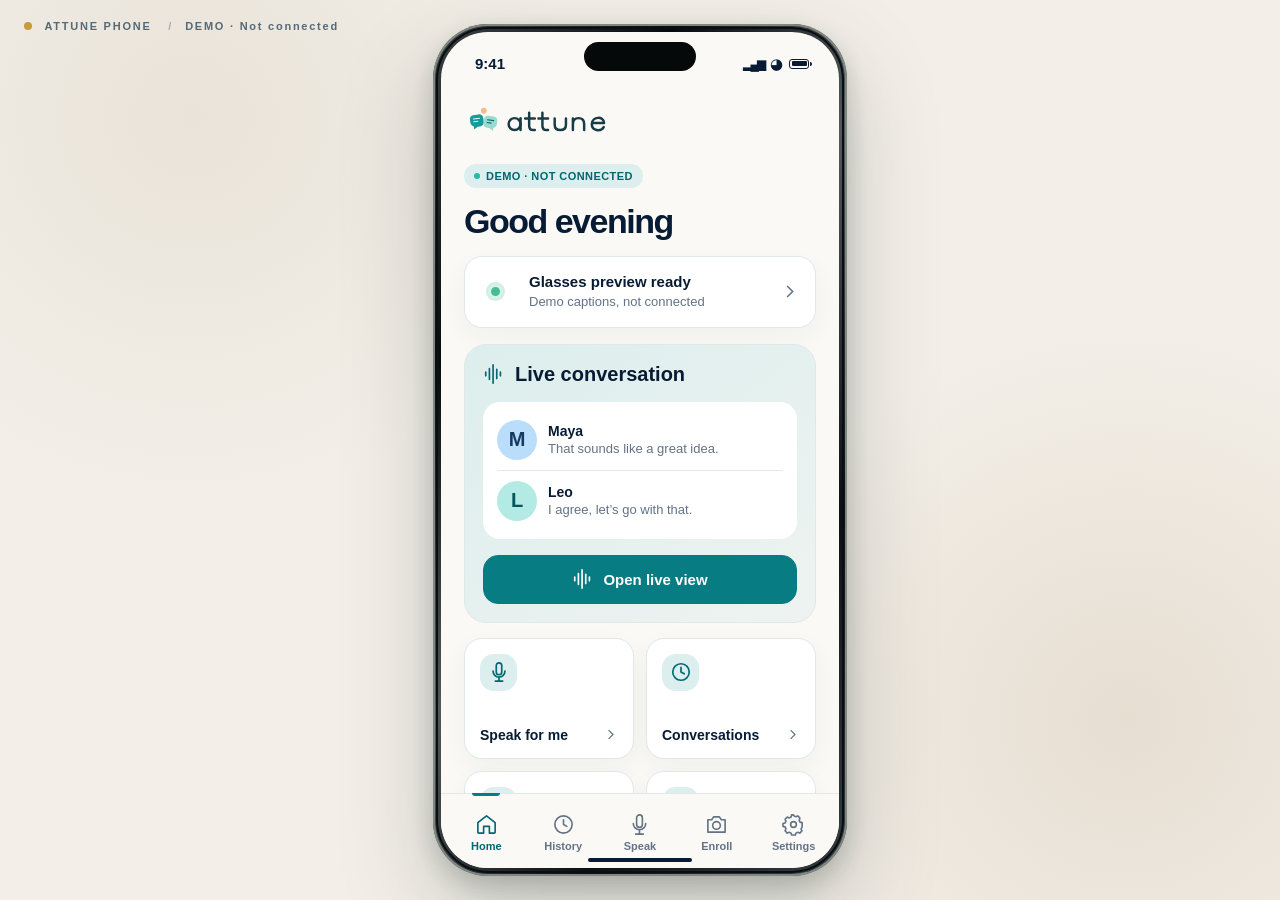
<file: web/phone/index.html>
<!doctype html>
<html lang="en">
<head>
  <meta charset="utf-8">
  <meta name="viewport" content="width=device-width, initial-scale=1, viewport-fit=cover">
  <meta name="theme-color" content="#f8f6f2">
  <meta http-equiv="Content-Security-Policy" content="default-src 'none'; script-src 'self'; style-src 'self'; img-src 'self' data:; font-src 'self'; connect-src 'self' ws: wss: http://localhost:* http://127.0.0.1:*; object-src 'none'; base-uri 'none'; form-action 'none'">
  <title>Attune · Phone</title>
  <link rel="icon" type="image/svg+xml" href="../shared/brand/attune-icon.svg">
  <link rel="stylesheet" href="./styles.css">
  <link rel="stylesheet" href="./apricot-studio.css">
  <link rel="stylesheet" href="./enroll.css">
  <link rel="stylesheet" href="./save.css">
  <link rel="stylesheet" href="./station.css">
  <link rel="stylesheet" href="./speech-settings.css">
  <link rel="stylesheet" href="./cloud-settings.css">
  <script type="module" src="./app.js"></script>
</head>
<body>
  <svg class="sprite" xmlns="http://www.w3.org/2000/svg" aria-hidden="true">
    <symbol id="i-home" viewBox="0 0 24 24"><path d="m3 10 9-7 9 7v10a1 1 0 0 1-1 1h-5v-7H9v7H4a1 1 0 0 1-1-1z"/></symbol>
    <symbol id="i-clock" viewBox="0 0 24 24"><circle cx="12" cy="12" r="9"/><path d="M12 7v5l3.5 2"/></symbol>
    <symbol id="i-mic" viewBox="0 0 24 24"><rect x="9" y="2" width="6" height="13" rx="3"/><path d="M5.5 11a6.5 6.5 0 0 0 13 0M12 17.5V22m-4 0h8"/></symbol>
    <symbol id="i-settings" viewBox="0 0 24 24"><circle cx="12" cy="12" r="3"/><path d="m10 2-.5 2.2-2 .9-2-.9-2.3 2.3.9 2-1 2-2.1.5v3l2.2.5.9 2-.9 2L5.5 21l2-.9 2 .9.5 2h4l.5-2 2-.9 2 .9 2.3-2.3-.9-2 .9-2L21 14v-4l-2.2-.5-.9-2 .9-2L16.5 3l-2 .9-2-.9L12 2z"/></symbol>
    <symbol id="i-people" viewBox="0 0 24 24"><circle cx="9" cy="8" r="3"/><path d="M2 20v-2a6 6 0 0 1 12 0v2z"/><circle cx="17" cy="9" r="2"/><path d="M16 15a5 5 0 0 1 6 5h-5"/></symbol>
    <symbol id="i-camera" viewBox="0 0 24 24"><path d="M3 7h4l2-3h6l2 3h4v13H3z"/><circle cx="12" cy="13" r="4"/></symbol>
    <symbol id="i-arrow" viewBox="0 0 24 24"><path d="m9 5 7 7-7 7"/></symbol>
    <symbol id="i-wave" viewBox="0 0 24 24"><path d="M3 10v4m4-8v12m4-16v20m4-15v10m4-7v4"/></symbol>
    <symbol id="i-volume" viewBox="0 0 24 24"><path d="M3 9v6h4l5 4V5L7 9zM16 9a5 5 0 0 1 0 6m2-9a9 9 0 0 1 0 12"/></symbol>
    <symbol id="i-search" viewBox="0 0 24 24"><circle cx="10.5" cy="10.5" r="7"/><path d="m16 16 5 5"/></symbol>
    <symbol id="i-lock" viewBox="0 0 24 24"><rect x="5" y="10" width="14" height="11" rx="2"/><path d="M8 10V7a4 4 0 0 1 8 0v3"/></symbol>
    <symbol id="i-pause" viewBox="0 0 24 24"><path d="M8 4v16M16 4v16"/></symbol>
    <symbol id="i-power" viewBox="0 0 24 24"><path d="M12 2v10M6 5a9 9 0 1 0 12 0"/></symbol>
    <symbol id="i-back" viewBox="0 0 24 24"><path d="m15 5-7 7 7 7"/></symbol>
  </svg>

  <div class="desktop-hint" role="status"><span class="hint-dot demo"></span> ATTUNE PHONE <span class="hint-sep">/</span> Connecting…</div>
  <div class="phone-shell">
    <div class="phone-screen" id="app" data-theme="light">
      <div class="status-bar" aria-hidden="true"><span>9:41</span><div class="island"></div><span class="status-icons"><span class="signal">▂▄▆</span><span>◕</span><span class="battery"></span></span></div>
      <div class="app-viewport">
        <main id="screen-content" tabindex="-1"></main>
      </div>
      <nav class="tab-bar" aria-label="Main navigation">
        <button class="tab active" type="button" data-nav="home"><svg><use href="#i-home"></use></svg><span>Home</span></button>
        <button class="tab" type="button" data-nav="history"><svg><use href="#i-clock"></use></svg><span>History</span></button>
        <button class="tab" type="button" data-nav="speak"><svg><use href="#i-mic"></use></svg><span>Speak</span></button>
        <button class="tab" type="button" data-nav="enroll"><svg><use href="#i-camera"></use></svg><span>Enroll</span></button>
        <button class="tab" type="button" data-nav="settings"><svg><use href="#i-settings"></use></svg><span>Settings</span></button>
      </nav>
      <div class="home-indicator" aria-hidden="true"></div>
      <div id="alert-banner" class="alert-banner" role="alert"></div>
      <div id="toast" class="toast" role="status" aria-live="polite"></div>
    </div>
  </div>
</body>
</html>
</file>
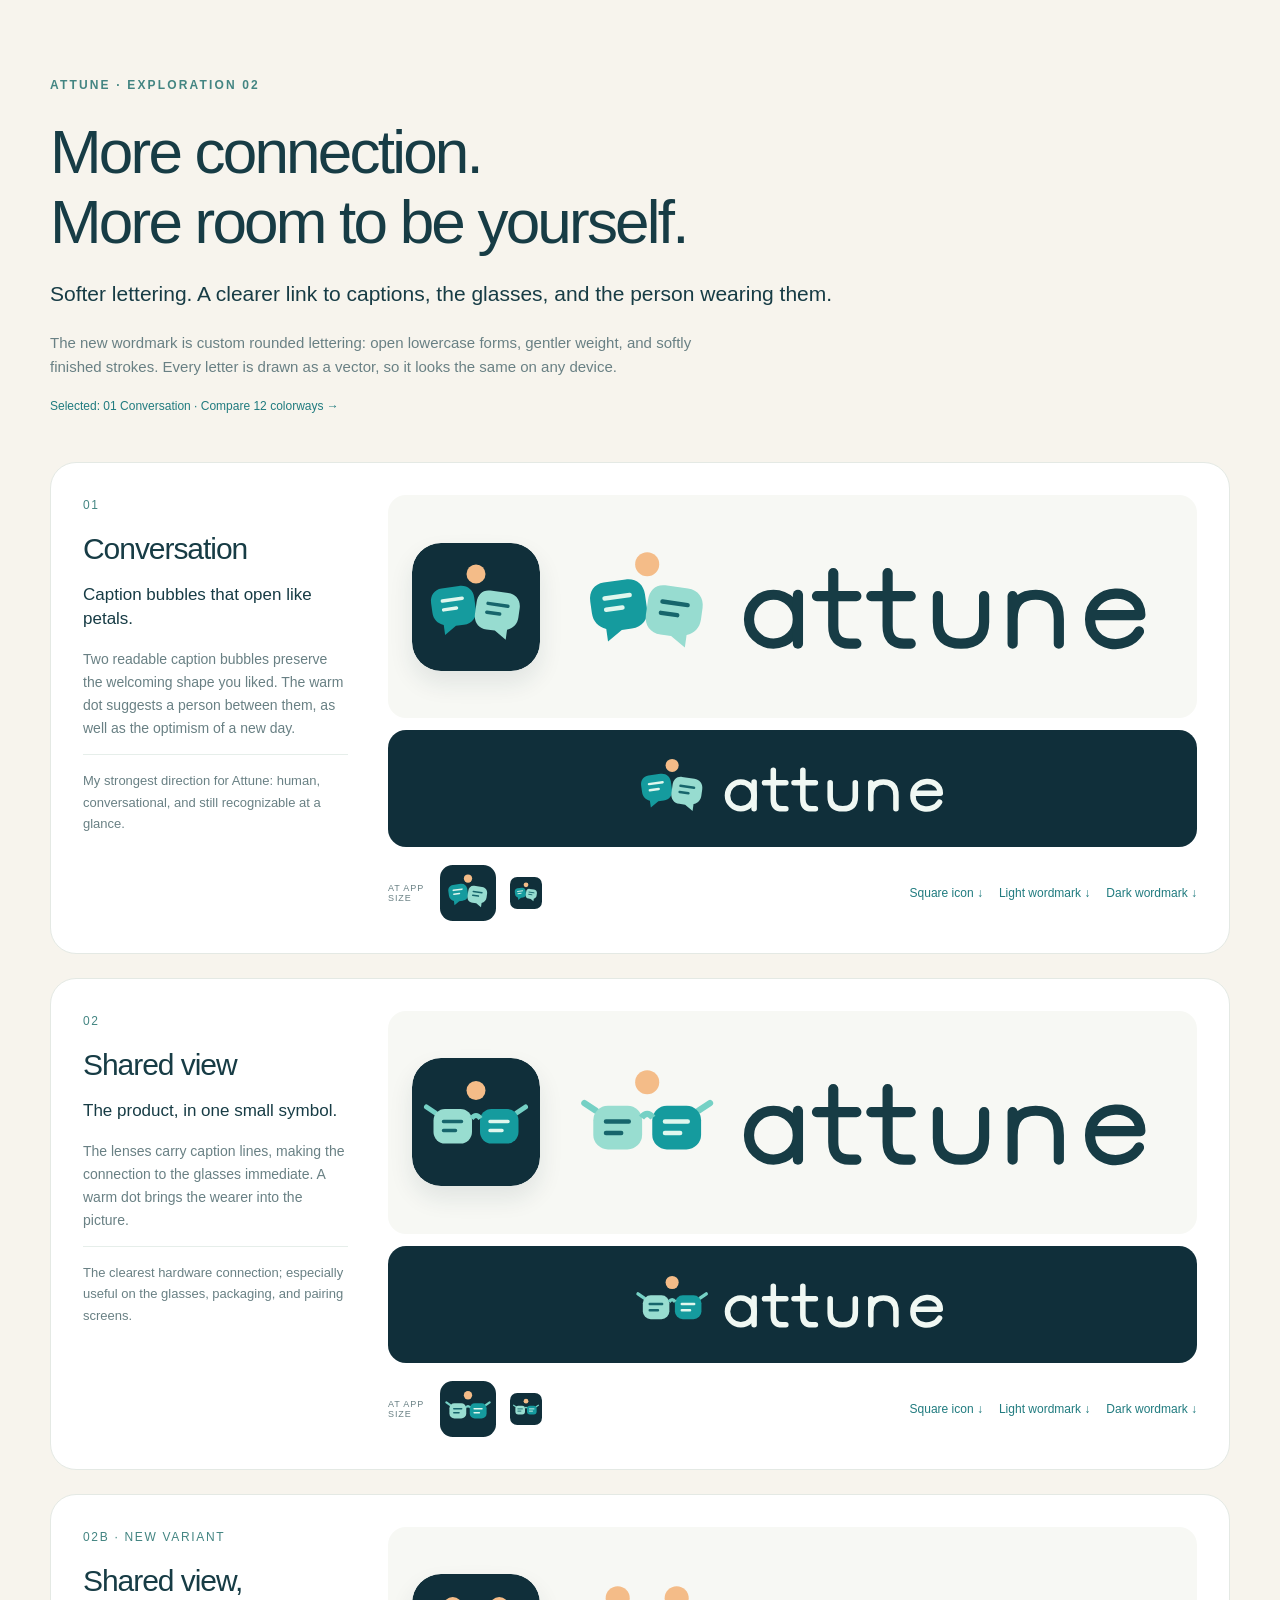
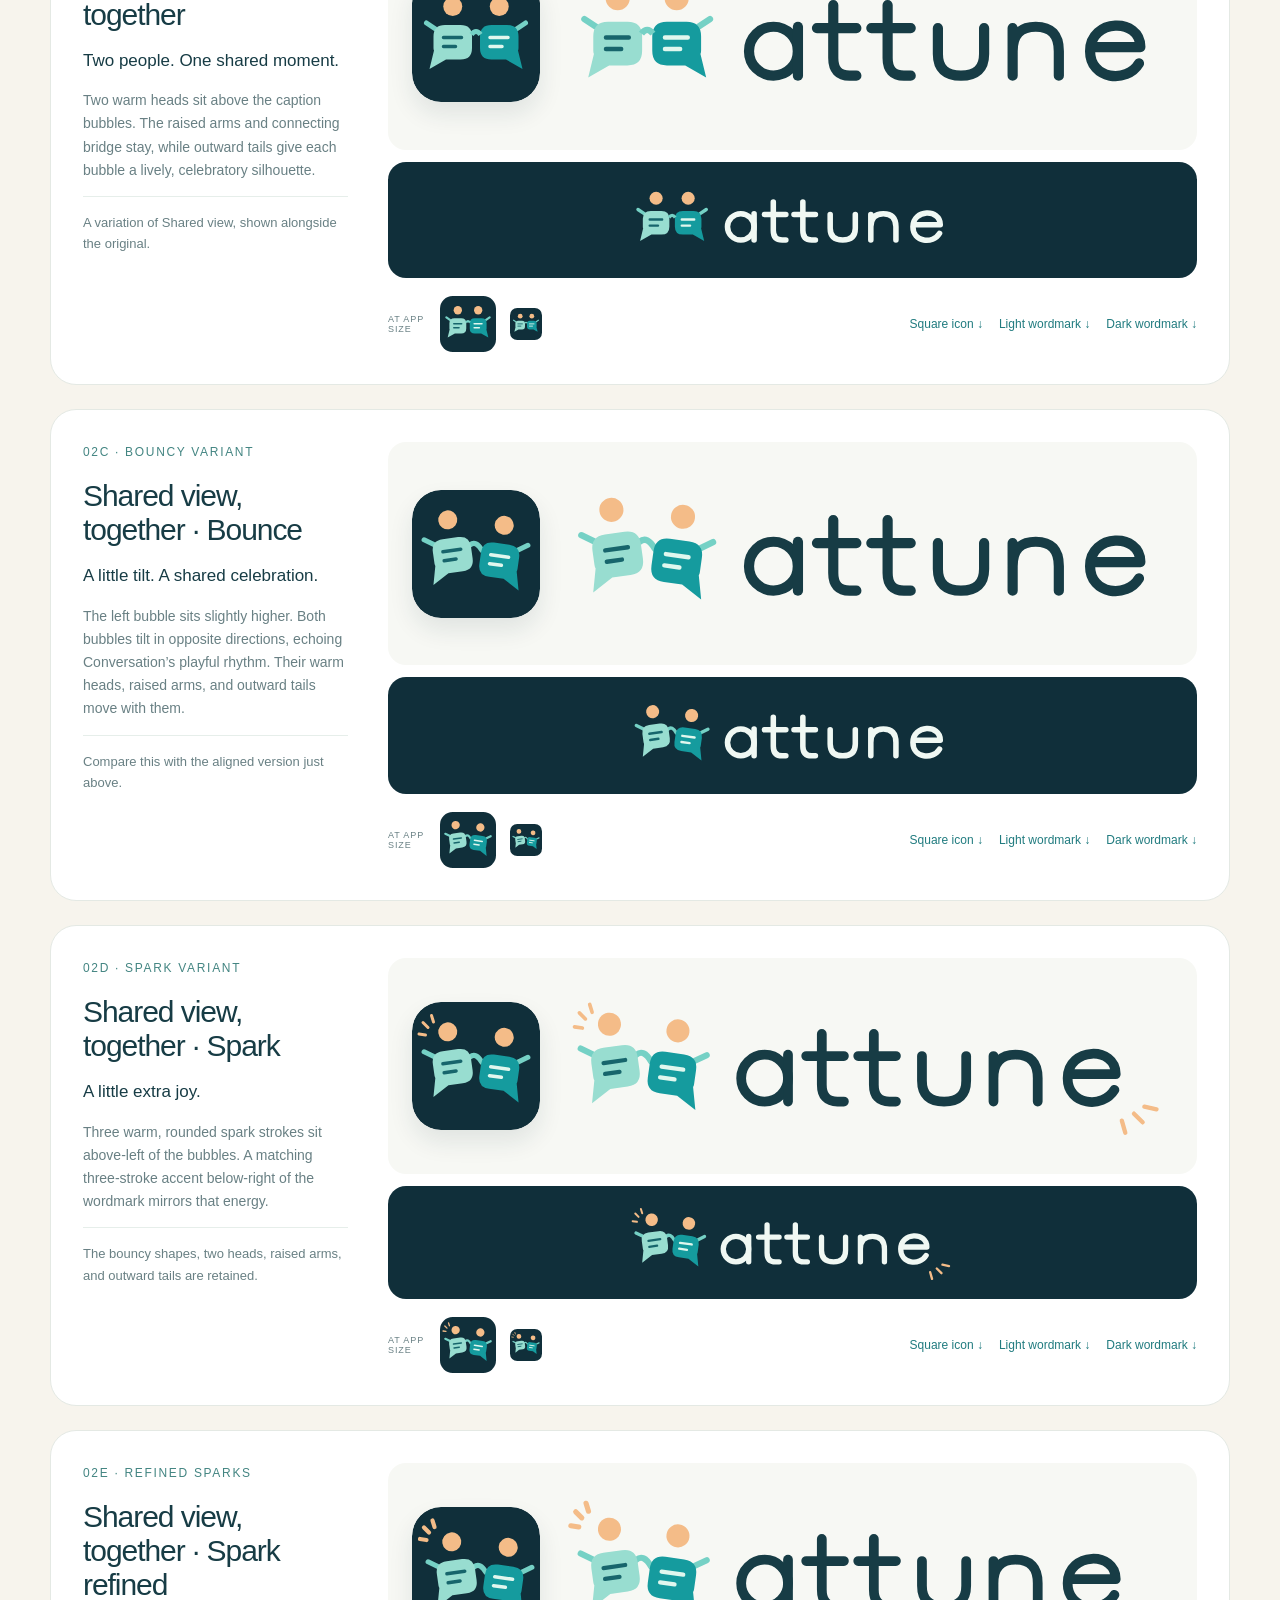
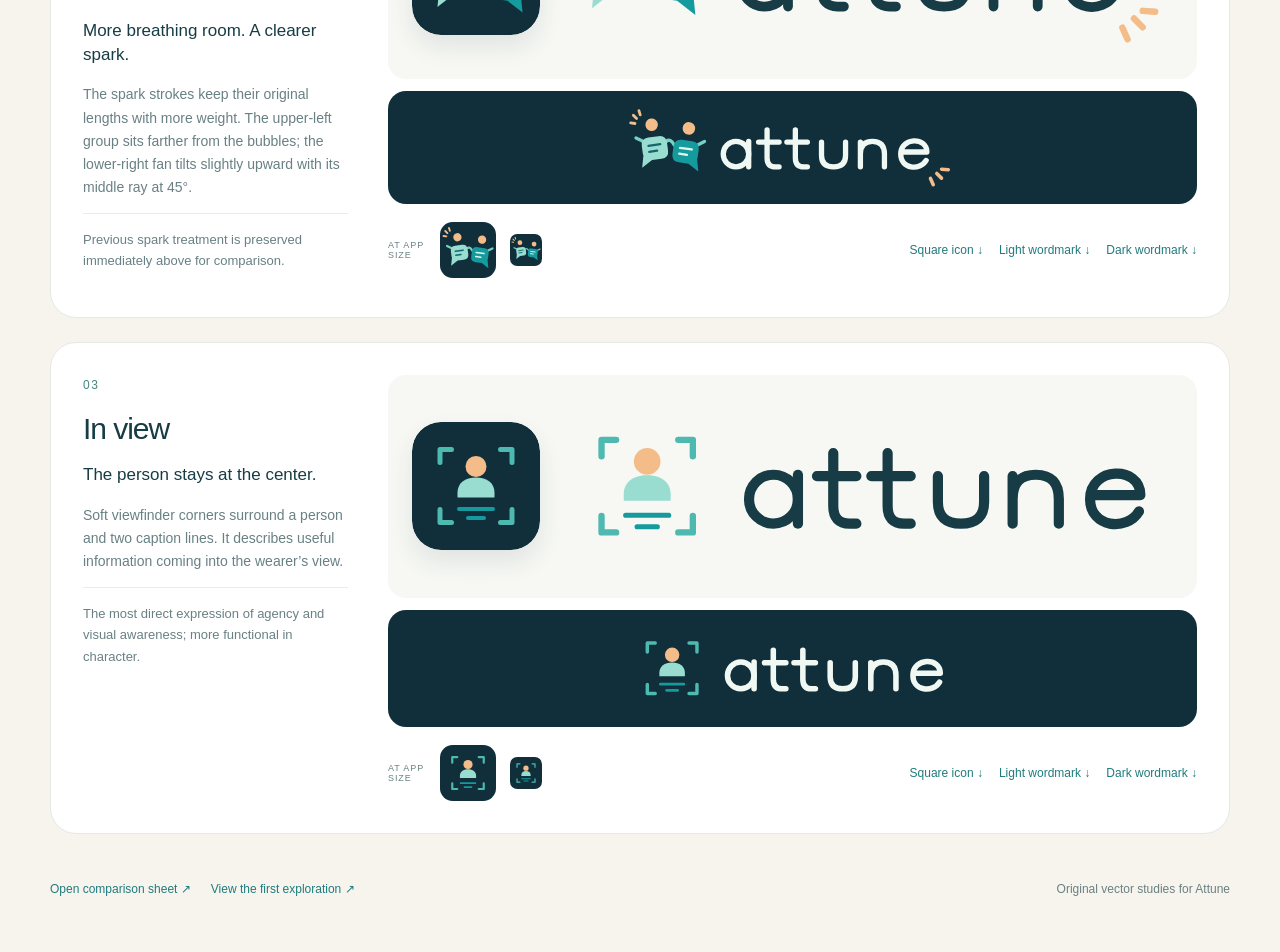
<file: web/phone/branding/index.html>
<!doctype html><html lang="en"><head><meta charset="utf-8"><meta name="viewport" content="width=device-width,initial-scale=1"><meta http-equiv="Content-Security-Policy" content="default-src 'none'; img-src 'self'; style-src 'self'; base-uri 'none'; object-src 'none'"><title>Attune · Connected everyday</title><link rel="stylesheet" href="./round-two.css"></head><body><main><header><p class="eyebrow">ATTUNE · EXPLORATION 02</p><h1>More connection.<br>More room to be yourself.</h1><p class="intro">Softer lettering. A clearer link to captions, the glasses, and the person wearing them.</p><p class="type-note">The new wordmark is custom rounded lettering: open lowercase forms, gentler weight, and softly finished strokes. Every letter is drawn as a vector, so it looks the same on any device.</p><p><a href="colorways/">Selected: 01 Conversation · Compare 12 colorways →</a></p></header><section><div class="copy"><span class="number">01</span><h2>Conversation</h2><p class="tag">Caption bubbles that open like petals.</p><p>Two readable caption bubbles preserve the welcoming shape you liked. The warm dot suggests a person between them, as well as the optimism of a new day.</p><p class="take">My strongest direction for Attune: human, conversational, and still recognizable at a glance.</p></div><div class="visual"><div class="light"><img class="app-icon" src="round-two/conversation-icon.svg" alt="Conversation square app icon"><img class="wordmark" src="round-two/conversation-wordmark-light.svg" alt="Attune Conversation softly rounded wordmark"></div><div class="dark"><img src="round-two/conversation-wordmark-dark.svg" alt="Conversation wordmark on dark background"></div><div class="small-sizes"><span>AT APP SIZE</span><img width="56" height="56" src="round-two/conversation-icon.svg" alt="56 pixel icon"><img width="32" height="32" src="round-two/conversation-icon.svg" alt="32 pixel icon"><div class="downloads"><a href="round-two/conversation-icon.svg" download>Square icon ↓</a><a href="round-two/conversation-wordmark-light.svg" download>Light wordmark ↓</a><a href="round-two/conversation-wordmark-dark.svg" download>Dark wordmark ↓</a></div></div></div></section><section><div class="copy"><span class="number">02</span><h2>Shared view</h2><p class="tag">The product, in one small symbol.</p><p>The lenses carry caption lines, making the connection to the glasses immediate. A warm dot brings the wearer into the picture.</p><p class="take">The clearest hardware connection; especially useful on the glasses, packaging, and pairing screens.</p></div><div class="visual"><div class="light"><img class="app-icon" src="round-two/shared-view-icon.svg" alt="Shared view square app icon"><img class="wordmark" src="round-two/shared-view-wordmark-light.svg" alt="Attune Shared view softly rounded wordmark"></div><div class="dark"><img src="round-two/shared-view-wordmark-dark.svg" alt="Shared view wordmark on dark background"></div><div class="small-sizes"><span>AT APP SIZE</span><img width="56" height="56" src="round-two/shared-view-icon.svg" alt="56 pixel icon"><img width="32" height="32" src="round-two/shared-view-icon.svg" alt="32 pixel icon"><div class="downloads"><a href="round-two/shared-view-icon.svg" download>Square icon ↓</a><a href="round-two/shared-view-wordmark-light.svg" download>Light wordmark ↓</a><a href="round-two/shared-view-wordmark-dark.svg" download>Dark wordmark ↓</a></div></div></div></section><section id="shared-view-together"><div class="copy"><span class="number">02B · NEW VARIANT</span><h2>Shared view, together</h2><p class="tag">Two people. One shared moment.</p><p>Two warm heads sit above the caption bubbles. The raised arms and connecting bridge stay, while outward tails give each bubble a lively, celebratory silhouette.</p><p class="take">A variation of Shared view, shown alongside the original.</p></div><div class="visual"><div class="light"><img class="app-icon" src="round-three/shared-view-together-icon.svg" alt="Two people celebrating, formed from caption bubbles with outward tails"><img class="wordmark" src="round-three/shared-view-together-wordmark-light.svg" alt="Attune Shared view together wordmark"></div><div class="dark"><img src="round-three/shared-view-together-wordmark-dark.svg" alt="Shared view together wordmark on dark background"></div><div class="small-sizes"><span>AT APP SIZE</span><img width="56" height="56" src="round-three/shared-view-together-icon.svg" alt="56 pixel variant"><img width="32" height="32" src="round-three/shared-view-together-icon.svg" alt="32 pixel variant"><div class="downloads"><a href="round-three/shared-view-together-icon.svg" download>Square icon ↓</a><a href="round-three/shared-view-together-wordmark-light.svg" download>Light wordmark ↓</a><a href="round-three/shared-view-together-wordmark-dark.svg" download>Dark wordmark ↓</a></div></div></div></section><section id="shared-view-together-bounce"><div class="copy"><span class="number">02C · BOUNCY VARIANT</span><h2>Shared view, together · Bounce</h2><p class="tag">A little tilt. A shared celebration.</p><p>The left bubble sits slightly higher. Both bubbles tilt in opposite directions, echoing Conversation’s playful rhythm. Their warm heads, raised arms, and outward tails move with them.</p><p class="take">Compare this with the aligned version just above.</p></div><div class="visual"><div class="light"><img class="app-icon" src="round-four/shared-view-together-bounce-icon.svg" alt="Two people celebrating, formed from caption bubbles with outward tails"><img class="wordmark" src="round-four/shared-view-together-bounce-wordmark-light.svg" alt="Attune Shared view together wordmark"></div><div class="dark"><img src="round-four/shared-view-together-bounce-wordmark-dark.svg" alt="Shared view together wordmark on dark background"></div><div class="small-sizes"><span>AT APP SIZE</span><img width="56" height="56" src="round-four/shared-view-together-bounce-icon.svg" alt="56 pixel variant"><img width="32" height="32" src="round-four/shared-view-together-bounce-icon.svg" alt="32 pixel variant"><div class="downloads"><a href="round-four/shared-view-together-bounce-icon.svg" download>Square icon ↓</a><a href="round-four/shared-view-together-bounce-wordmark-light.svg" download>Light wordmark ↓</a><a href="round-four/shared-view-together-bounce-wordmark-dark.svg" download>Dark wordmark ↓</a></div></div></div></section><section id="shared-view-together-spark"><div class="copy"><span class="number">02D · SPARK VARIANT</span><h2>Shared view, together · Spark</h2><p class="tag">A little extra joy.</p><p>Three warm, rounded spark strokes sit above-left of the bubbles. A matching three-stroke accent below-right of the wordmark mirrors that energy.</p><p class="take">The bouncy shapes, two heads, raised arms, and outward tails are retained.</p></div><div class="visual"><div class="light"><img class="app-icon" src="round-five/shared-view-together-spark-icon.svg" alt="Two people celebrating, formed from caption bubbles with outward tails"><img class="wordmark" src="round-five/shared-view-together-spark-wordmark-light.svg" alt="Attune Shared view together wordmark"></div><div class="dark"><img src="round-five/shared-view-together-spark-wordmark-dark.svg" alt="Shared view together wordmark on dark background"></div><div class="small-sizes"><span>AT APP SIZE</span><img width="56" height="56" src="round-five/shared-view-together-spark-icon.svg" alt="56 pixel variant"><img width="32" height="32" src="round-five/shared-view-together-spark-icon.svg" alt="32 pixel variant"><div class="downloads"><a href="round-five/shared-view-together-spark-icon.svg" download>Square icon ↓</a><a href="round-five/shared-view-together-spark-wordmark-light.svg" download>Light wordmark ↓</a><a href="round-five/shared-view-together-spark-wordmark-dark.svg" download>Dark wordmark ↓</a></div></div></div></section><section id="shared-view-together-spark-refined"><div class="copy"><span class="number">02E · REFINED SPARKS</span><h2>Shared view, together · Spark refined</h2><p class="tag">More breathing room. A clearer spark.</p><p>The spark strokes keep their original lengths with more weight. The upper-left group sits farther from the bubbles; the lower-right fan tilts slightly upward with its middle ray at 45°.</p><p class="take">Previous spark treatment is preserved immediately above for comparison.</p></div><div class="visual"><div class="light"><img class="app-icon" src="round-six/shared-view-together-spark-refined-icon.svg" alt="Two people celebrating, formed from caption bubbles with outward tails"><img class="wordmark" src="round-six/shared-view-together-spark-refined-wordmark-light.svg" alt="Attune Shared view together wordmark"></div><div class="dark"><img src="round-six/shared-view-together-spark-refined-wordmark-dark.svg" alt="Shared view together wordmark on dark background"></div><div class="small-sizes"><span>AT APP SIZE</span><img width="56" height="56" src="round-six/shared-view-together-spark-refined-icon.svg" alt="56 pixel variant"><img width="32" height="32" src="round-six/shared-view-together-spark-refined-icon.svg" alt="32 pixel variant"><div class="downloads"><a href="round-six/shared-view-together-spark-refined-icon.svg" download>Square icon ↓</a><a href="round-six/shared-view-together-spark-refined-wordmark-light.svg" download>Light wordmark ↓</a><a href="round-six/shared-view-together-spark-refined-wordmark-dark.svg" download>Dark wordmark ↓</a></div></div></div></section><section><div class="copy"><span class="number">03</span><h2>In view</h2><p class="tag">The person stays at the center.</p><p>Soft viewfinder corners surround a person and two caption lines. It describes useful information coming into the wearer’s view.</p><p class="take">The most direct expression of agency and visual awareness; more functional in character.</p></div><div class="visual"><div class="light"><img class="app-icon" src="round-two/in-view-icon.svg" alt="In view square app icon"><img class="wordmark" src="round-two/in-view-wordmark-light.svg" alt="Attune In view softly rounded wordmark"></div><div class="dark"><img src="round-two/in-view-wordmark-dark.svg" alt="In view wordmark on dark background"></div><div class="small-sizes"><span>AT APP SIZE</span><img width="56" height="56" src="round-two/in-view-icon.svg" alt="56 pixel icon"><img width="32" height="32" src="round-two/in-view-icon.svg" alt="32 pixel icon"><div class="downloads"><a href="round-two/in-view-icon.svg" download>Square icon ↓</a><a href="round-two/in-view-wordmark-light.svg" download>Light wordmark ↓</a><a href="round-two/in-view-wordmark-dark.svg" download>Dark wordmark ↓</a></div></div></div></section><footer><a href="round-two/comparison.svg">Open comparison sheet ↗</a><a href="round-one.html">View the first exploration ↗</a><span>Original vector studies for Attune</span></footer></main></body></html>
</file>
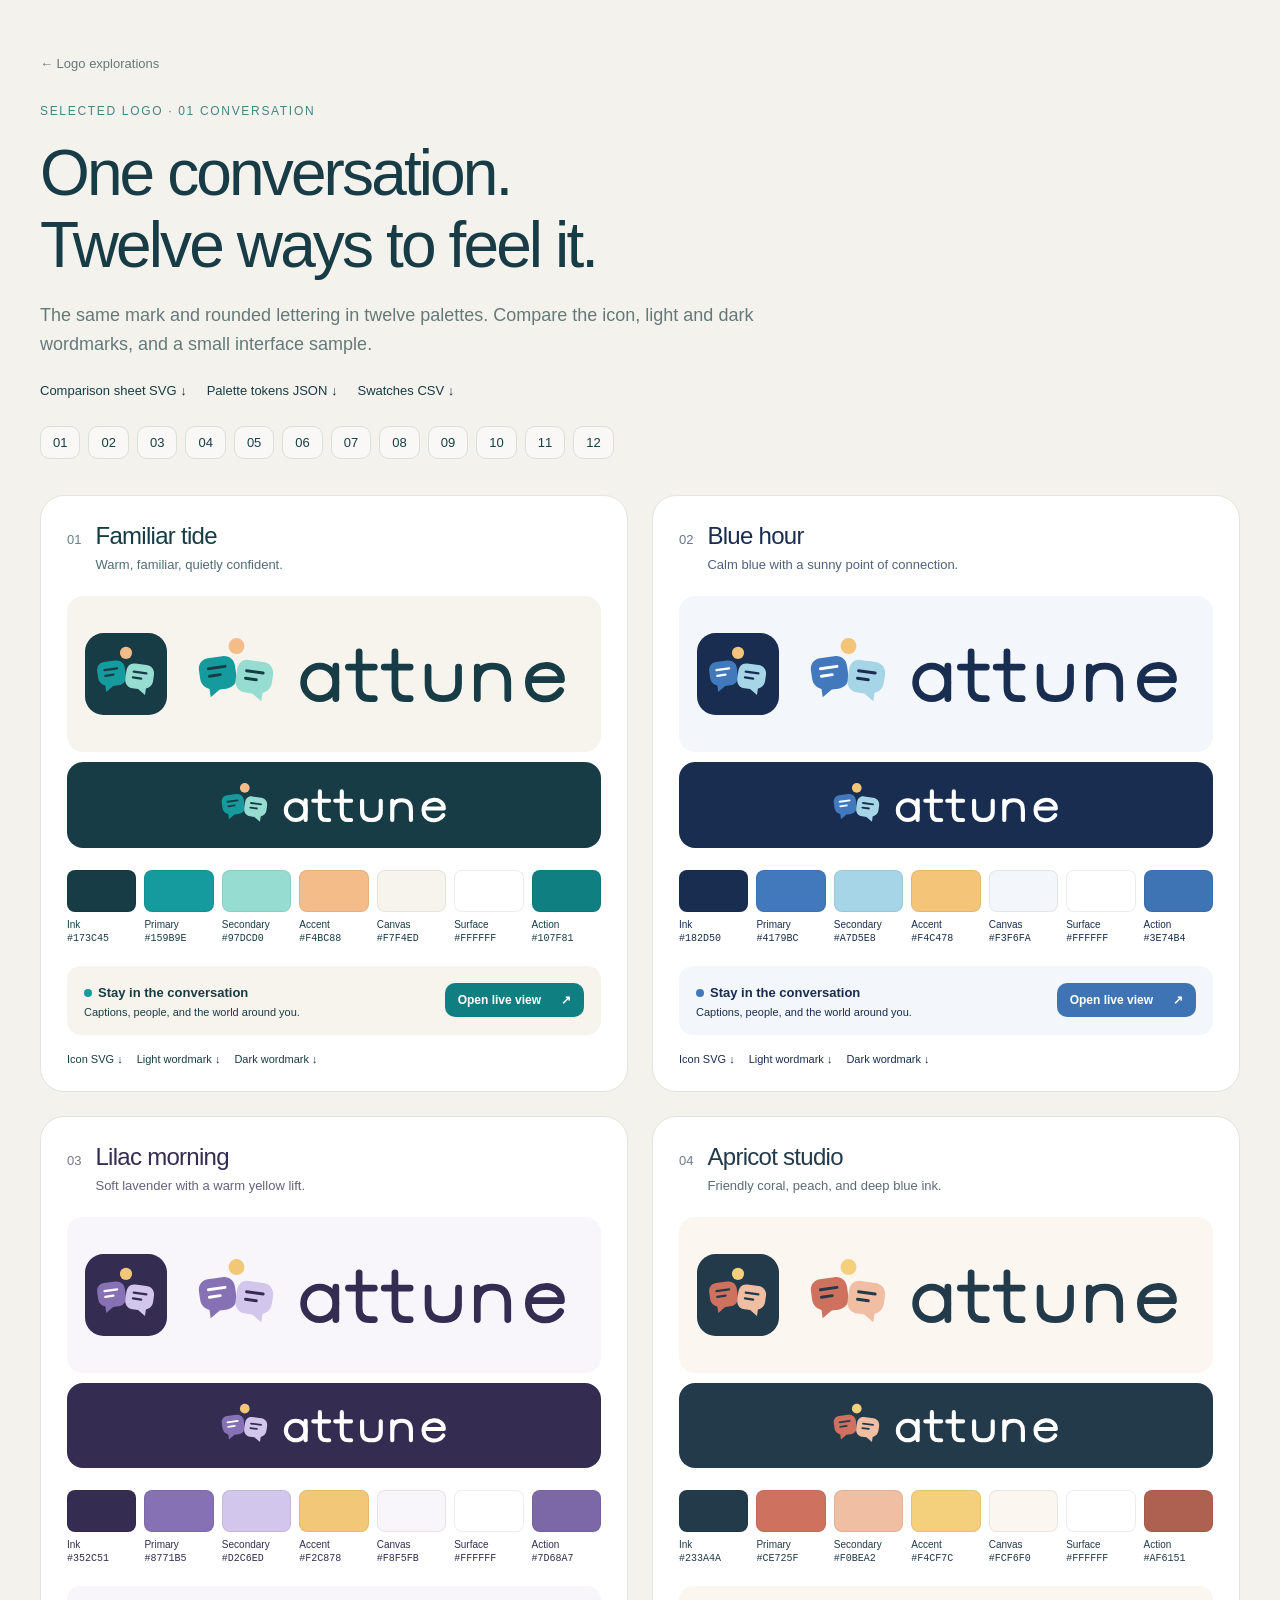
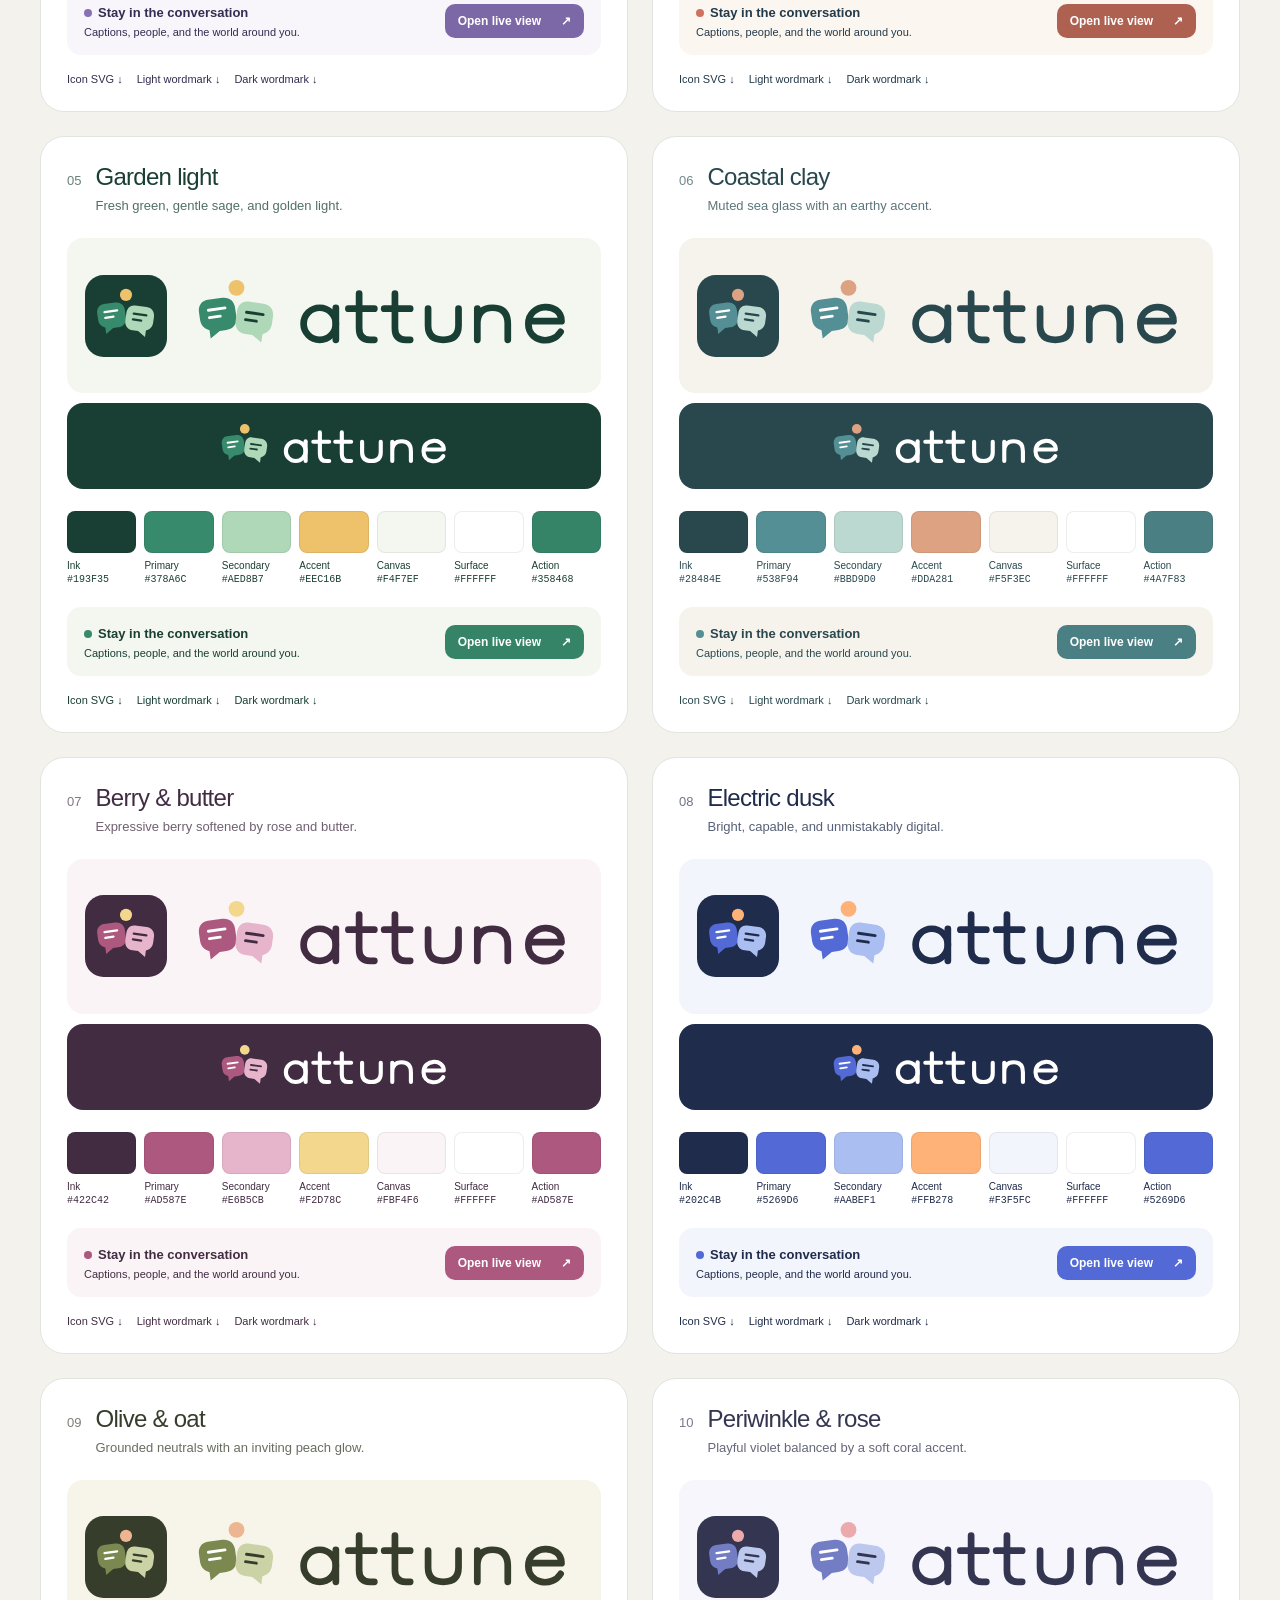
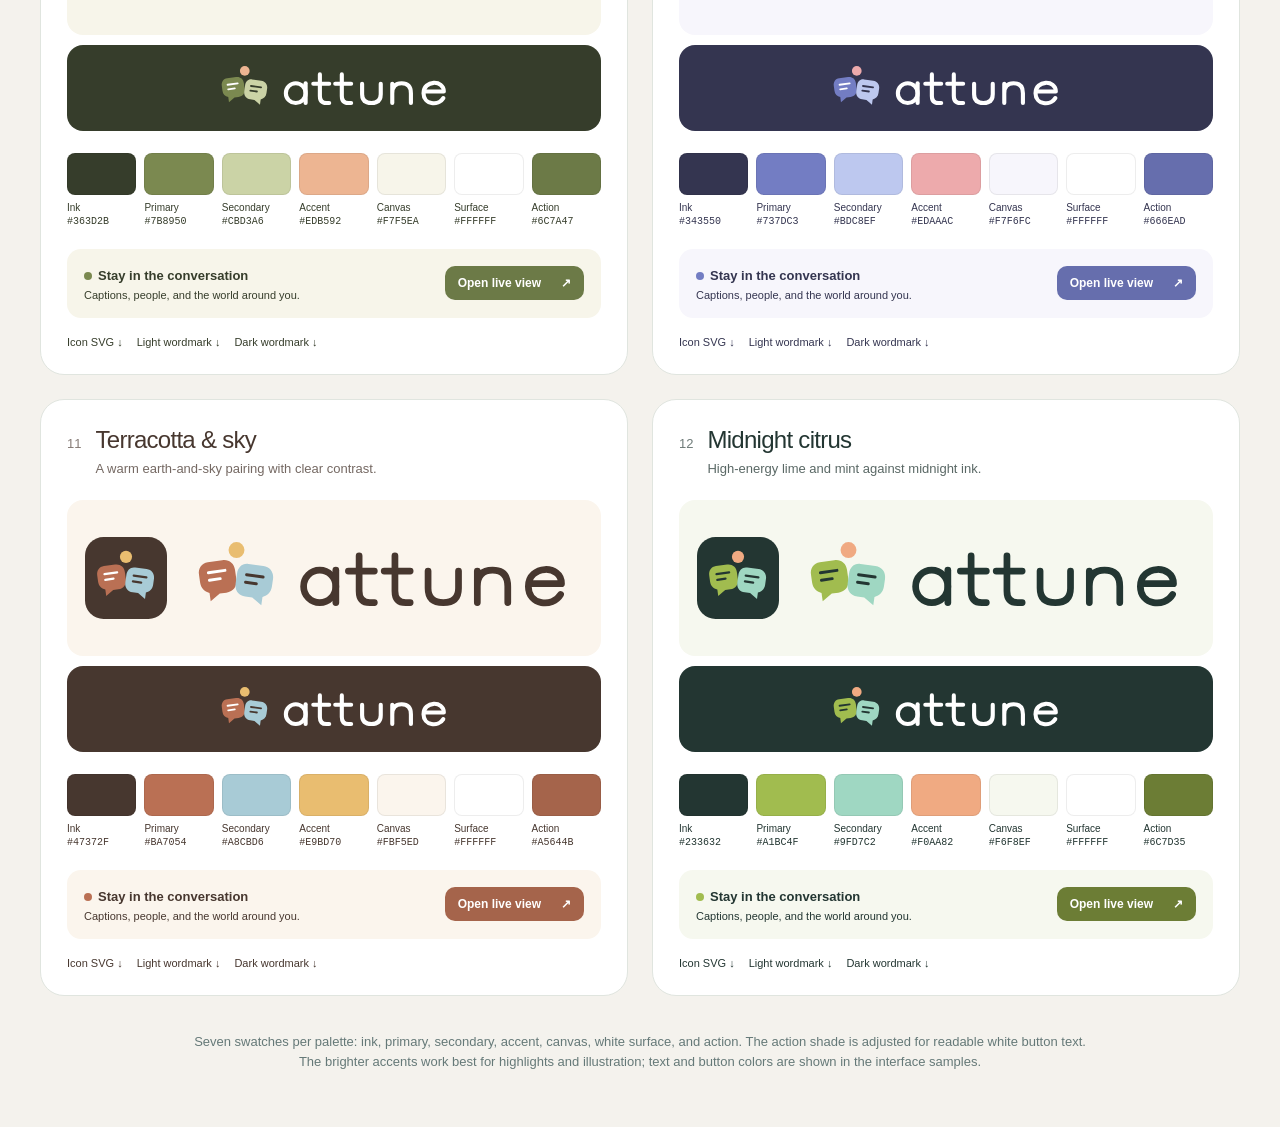
<file: web/phone/branding/colorways/index.html>
<!doctype html><html lang="en"><head><meta charset="utf-8"><meta name="viewport" content="width=device-width,initial-scale=1"><meta http-equiv="Content-Security-Policy" content="default-src 'none'; img-src 'self'; style-src 'self' 'unsafe-inline'; base-uri 'none'; object-src 'none'"><title>Attune · Conversation colorways</title><link rel="stylesheet" href="style.css"></head><body><main><div class="page-heading"><a class="back" href="../">← Logo explorations</a><p class="eyebrow">SELECTED LOGO · 01 CONVERSATION</p><h1>One conversation.<br>Twelve ways to feel it.</h1><p class="intro">The same mark and rounded lettering in twelve palettes. Compare the icon, light and dark wordmarks, and a small interface sample.</p><div class="downloads"><a href="all-colorways.svg" download>Comparison sheet SVG ↓</a><a href="palettes.json" download>Palette tokens JSON ↓</a><a href="palettes.csv" download>Swatches CSV ↓</a></div><nav aria-label="Jump to palette"><a href="#palette-01" title="Familiar tide">01</a><a href="#palette-02" title="Blue hour">02</a><a href="#palette-03" title="Lilac morning">03</a><a href="#palette-04" title="Apricot studio">04</a><a href="#palette-05" title="Garden light">05</a><a href="#palette-06" title="Coastal clay">06</a><a href="#palette-07" title="Berry &amp; butter">07</a><a href="#palette-08" title="Electric dusk">08</a><a href="#palette-09" title="Olive &amp; oat">09</a><a href="#palette-10" title="Periwinkle &amp; rose">10</a><a href="#palette-11" title="Terracotta &amp; sky">11</a><a href="#palette-12" title="Midnight citrus">12</a></nav></div><div class="palette-grid"><article id="palette-01" style="--ink:#173C45;--primary:#159B9E;--secondary:#97DCD0;--accent:#F4BC88;--canvas:#F7F4ED;--action:#107F81;--on-action:#FFFFFF"><header><span class="number">01</span><div><h2>Familiar tide</h2><p>Warm, familiar, quietly confident.</p></div></header><div class="brand-preview"><img class="app-icon" src="01-familiar-tide-icon.svg" alt="Familiar tide Conversation app icon"><img class="wordmark" src="01-familiar-tide-wordmark-light.svg" alt="Familiar tide Attune wordmark"></div><div class="dark-preview"><img src="01-familiar-tide-wordmark-dark.svg" alt="Familiar tide wordmark on dark ink"></div><div class="swatches"><div class="swatch"><span class="chip" style="background:#173C45"></span><span>Ink</span><code>#173C45</code></div><div class="swatch"><span class="chip" style="background:#159B9E"></span><span>Primary</span><code>#159B9E</code></div><div class="swatch"><span class="chip" style="background:#97DCD0"></span><span>Secondary</span><code>#97DCD0</code></div><div class="swatch"><span class="chip" style="background:#F4BC88"></span><span>Accent</span><code>#F4BC88</code></div><div class="swatch"><span class="chip" style="background:#F7F4ED"></span><span>Canvas</span><code>#F7F4ED</code></div><div class="swatch"><span class="chip" style="background:#FFFFFF"></span><span>Surface</span><code>#FFFFFF</code></div><div class="swatch"><span class="chip" style="background:#107F81"></span><span>Action</span><code>#107F81</code></div></div><div class="ui-preview"><div><span class="live-dot"></span><strong>Stay in the conversation</strong><p>Captions, people, and the world around you.</p></div><span class="sample-button">Open live view <span aria-hidden="true">↗</span></span></div><div class="asset-links"><a href="01-familiar-tide-icon.svg" download>Icon SVG ↓</a><a href="01-familiar-tide-wordmark-light.svg" download>Light wordmark ↓</a><a href="01-familiar-tide-wordmark-dark.svg" download>Dark wordmark ↓</a></div></article><article id="palette-02" style="--ink:#182D50;--primary:#4179BC;--secondary:#A7D5E8;--accent:#F4C478;--canvas:#F3F6FA;--action:#3E74B4;--on-action:#FFFFFF"><header><span class="number">02</span><div><h2>Blue hour</h2><p>Calm blue with a sunny point of connection.</p></div></header><div class="brand-preview"><img class="app-icon" src="02-blue-hour-icon.svg" alt="Blue hour Conversation app icon"><img class="wordmark" src="02-blue-hour-wordmark-light.svg" alt="Blue hour Attune wordmark"></div><div class="dark-preview"><img src="02-blue-hour-wordmark-dark.svg" alt="Blue hour wordmark on dark ink"></div><div class="swatches"><div class="swatch"><span class="chip" style="background:#182D50"></span><span>Ink</span><code>#182D50</code></div><div class="swatch"><span class="chip" style="background:#4179BC"></span><span>Primary</span><code>#4179BC</code></div><div class="swatch"><span class="chip" style="background:#A7D5E8"></span><span>Secondary</span><code>#A7D5E8</code></div><div class="swatch"><span class="chip" style="background:#F4C478"></span><span>Accent</span><code>#F4C478</code></div><div class="swatch"><span class="chip" style="background:#F3F6FA"></span><span>Canvas</span><code>#F3F6FA</code></div><div class="swatch"><span class="chip" style="background:#FFFFFF"></span><span>Surface</span><code>#FFFFFF</code></div><div class="swatch"><span class="chip" style="background:#3E74B4"></span><span>Action</span><code>#3E74B4</code></div></div><div class="ui-preview"><div><span class="live-dot"></span><strong>Stay in the conversation</strong><p>Captions, people, and the world around you.</p></div><span class="sample-button">Open live view <span aria-hidden="true">↗</span></span></div><div class="asset-links"><a href="02-blue-hour-icon.svg" download>Icon SVG ↓</a><a href="02-blue-hour-wordmark-light.svg" download>Light wordmark ↓</a><a href="02-blue-hour-wordmark-dark.svg" download>Dark wordmark ↓</a></div></article><article id="palette-03" style="--ink:#352C51;--primary:#8771B5;--secondary:#D2C6ED;--accent:#F2C878;--canvas:#F8F5FB;--action:#7D68A7;--on-action:#FFFFFF"><header><span class="number">03</span><div><h2>Lilac morning</h2><p>Soft lavender with a warm yellow lift.</p></div></header><div class="brand-preview"><img class="app-icon" src="03-lilac-morning-icon.svg" alt="Lilac morning Conversation app icon"><img class="wordmark" src="03-lilac-morning-wordmark-light.svg" alt="Lilac morning Attune wordmark"></div><div class="dark-preview"><img src="03-lilac-morning-wordmark-dark.svg" alt="Lilac morning wordmark on dark ink"></div><div class="swatches"><div class="swatch"><span class="chip" style="background:#352C51"></span><span>Ink</span><code>#352C51</code></div><div class="swatch"><span class="chip" style="background:#8771B5"></span><span>Primary</span><code>#8771B5</code></div><div class="swatch"><span class="chip" style="background:#D2C6ED"></span><span>Secondary</span><code>#D2C6ED</code></div><div class="swatch"><span class="chip" style="background:#F2C878"></span><span>Accent</span><code>#F2C878</code></div><div class="swatch"><span class="chip" style="background:#F8F5FB"></span><span>Canvas</span><code>#F8F5FB</code></div><div class="swatch"><span class="chip" style="background:#FFFFFF"></span><span>Surface</span><code>#FFFFFF</code></div><div class="swatch"><span class="chip" style="background:#7D68A7"></span><span>Action</span><code>#7D68A7</code></div></div><div class="ui-preview"><div><span class="live-dot"></span><strong>Stay in the conversation</strong><p>Captions, people, and the world around you.</p></div><span class="sample-button">Open live view <span aria-hidden="true">↗</span></span></div><div class="asset-links"><a href="03-lilac-morning-icon.svg" download>Icon SVG ↓</a><a href="03-lilac-morning-wordmark-light.svg" download>Light wordmark ↓</a><a href="03-lilac-morning-wordmark-dark.svg" download>Dark wordmark ↓</a></div></article><article id="palette-04" style="--ink:#233A4A;--primary:#CE725F;--secondary:#F0BEA2;--accent:#F4CF7C;--canvas:#FCF6F0;--action:#AF6151;--on-action:#FFFFFF"><header><span class="number">04</span><div><h2>Apricot studio</h2><p>Friendly coral, peach, and deep blue ink.</p></div></header><div class="brand-preview"><img class="app-icon" src="04-apricot-studio-icon.svg" alt="Apricot studio Conversation app icon"><img class="wordmark" src="04-apricot-studio-wordmark-light.svg" alt="Apricot studio Attune wordmark"></div><div class="dark-preview"><img src="04-apricot-studio-wordmark-dark.svg" alt="Apricot studio wordmark on dark ink"></div><div class="swatches"><div class="swatch"><span class="chip" style="background:#233A4A"></span><span>Ink</span><code>#233A4A</code></div><div class="swatch"><span class="chip" style="background:#CE725F"></span><span>Primary</span><code>#CE725F</code></div><div class="swatch"><span class="chip" style="background:#F0BEA2"></span><span>Secondary</span><code>#F0BEA2</code></div><div class="swatch"><span class="chip" style="background:#F4CF7C"></span><span>Accent</span><code>#F4CF7C</code></div><div class="swatch"><span class="chip" style="background:#FCF6F0"></span><span>Canvas</span><code>#FCF6F0</code></div><div class="swatch"><span class="chip" style="background:#FFFFFF"></span><span>Surface</span><code>#FFFFFF</code></div><div class="swatch"><span class="chip" style="background:#AF6151"></span><span>Action</span><code>#AF6151</code></div></div><div class="ui-preview"><div><span class="live-dot"></span><strong>Stay in the conversation</strong><p>Captions, people, and the world around you.</p></div><span class="sample-button">Open live view <span aria-hidden="true">↗</span></span></div><div class="asset-links"><a href="04-apricot-studio-icon.svg" download>Icon SVG ↓</a><a href="04-apricot-studio-wordmark-light.svg" download>Light wordmark ↓</a><a href="04-apricot-studio-wordmark-dark.svg" download>Dark wordmark ↓</a></div></article><article id="palette-05" style="--ink:#193F35;--primary:#378A6C;--secondary:#AED8B7;--accent:#EEC16B;--canvas:#F4F7EF;--action:#358468;--on-action:#FFFFFF"><header><span class="number">05</span><div><h2>Garden light</h2><p>Fresh green, gentle sage, and golden light.</p></div></header><div class="brand-preview"><img class="app-icon" src="05-garden-light-icon.svg" alt="Garden light Conversation app icon"><img class="wordmark" src="05-garden-light-wordmark-light.svg" alt="Garden light Attune wordmark"></div><div class="dark-preview"><img src="05-garden-light-wordmark-dark.svg" alt="Garden light wordmark on dark ink"></div><div class="swatches"><div class="swatch"><span class="chip" style="background:#193F35"></span><span>Ink</span><code>#193F35</code></div><div class="swatch"><span class="chip" style="background:#378A6C"></span><span>Primary</span><code>#378A6C</code></div><div class="swatch"><span class="chip" style="background:#AED8B7"></span><span>Secondary</span><code>#AED8B7</code></div><div class="swatch"><span class="chip" style="background:#EEC16B"></span><span>Accent</span><code>#EEC16B</code></div><div class="swatch"><span class="chip" style="background:#F4F7EF"></span><span>Canvas</span><code>#F4F7EF</code></div><div class="swatch"><span class="chip" style="background:#FFFFFF"></span><span>Surface</span><code>#FFFFFF</code></div><div class="swatch"><span class="chip" style="background:#358468"></span><span>Action</span><code>#358468</code></div></div><div class="ui-preview"><div><span class="live-dot"></span><strong>Stay in the conversation</strong><p>Captions, people, and the world around you.</p></div><span class="sample-button">Open live view <span aria-hidden="true">↗</span></span></div><div class="asset-links"><a href="05-garden-light-icon.svg" download>Icon SVG ↓</a><a href="05-garden-light-wordmark-light.svg" download>Light wordmark ↓</a><a href="05-garden-light-wordmark-dark.svg" download>Dark wordmark ↓</a></div></article><article id="palette-06" style="--ink:#28484E;--primary:#538F94;--secondary:#BBD9D0;--accent:#DDA281;--canvas:#F5F3EC;--action:#4A7F83;--on-action:#FFFFFF"><header><span class="number">06</span><div><h2>Coastal clay</h2><p>Muted sea glass with an earthy accent.</p></div></header><div class="brand-preview"><img class="app-icon" src="06-coastal-clay-icon.svg" alt="Coastal clay Conversation app icon"><img class="wordmark" src="06-coastal-clay-wordmark-light.svg" alt="Coastal clay Attune wordmark"></div><div class="dark-preview"><img src="06-coastal-clay-wordmark-dark.svg" alt="Coastal clay wordmark on dark ink"></div><div class="swatches"><div class="swatch"><span class="chip" style="background:#28484E"></span><span>Ink</span><code>#28484E</code></div><div class="swatch"><span class="chip" style="background:#538F94"></span><span>Primary</span><code>#538F94</code></div><div class="swatch"><span class="chip" style="background:#BBD9D0"></span><span>Secondary</span><code>#BBD9D0</code></div><div class="swatch"><span class="chip" style="background:#DDA281"></span><span>Accent</span><code>#DDA281</code></div><div class="swatch"><span class="chip" style="background:#F5F3EC"></span><span>Canvas</span><code>#F5F3EC</code></div><div class="swatch"><span class="chip" style="background:#FFFFFF"></span><span>Surface</span><code>#FFFFFF</code></div><div class="swatch"><span class="chip" style="background:#4A7F83"></span><span>Action</span><code>#4A7F83</code></div></div><div class="ui-preview"><div><span class="live-dot"></span><strong>Stay in the conversation</strong><p>Captions, people, and the world around you.</p></div><span class="sample-button">Open live view <span aria-hidden="true">↗</span></span></div><div class="asset-links"><a href="06-coastal-clay-icon.svg" download>Icon SVG ↓</a><a href="06-coastal-clay-wordmark-light.svg" download>Light wordmark ↓</a><a href="06-coastal-clay-wordmark-dark.svg" download>Dark wordmark ↓</a></div></article><article id="palette-07" style="--ink:#422C42;--primary:#AD587E;--secondary:#E6B5CB;--accent:#F2D78C;--canvas:#FBF4F6;--action:#AD587E;--on-action:#FFFFFF"><header><span class="number">07</span><div><h2>Berry &amp; butter</h2><p>Expressive berry softened by rose and butter.</p></div></header><div class="brand-preview"><img class="app-icon" src="07-berry-butter-icon.svg" alt="Berry & butter Conversation app icon"><img class="wordmark" src="07-berry-butter-wordmark-light.svg" alt="Berry & butter Attune wordmark"></div><div class="dark-preview"><img src="07-berry-butter-wordmark-dark.svg" alt="Berry & butter wordmark on dark ink"></div><div class="swatches"><div class="swatch"><span class="chip" style="background:#422C42"></span><span>Ink</span><code>#422C42</code></div><div class="swatch"><span class="chip" style="background:#AD587E"></span><span>Primary</span><code>#AD587E</code></div><div class="swatch"><span class="chip" style="background:#E6B5CB"></span><span>Secondary</span><code>#E6B5CB</code></div><div class="swatch"><span class="chip" style="background:#F2D78C"></span><span>Accent</span><code>#F2D78C</code></div><div class="swatch"><span class="chip" style="background:#FBF4F6"></span><span>Canvas</span><code>#FBF4F6</code></div><div class="swatch"><span class="chip" style="background:#FFFFFF"></span><span>Surface</span><code>#FFFFFF</code></div><div class="swatch"><span class="chip" style="background:#AD587E"></span><span>Action</span><code>#AD587E</code></div></div><div class="ui-preview"><div><span class="live-dot"></span><strong>Stay in the conversation</strong><p>Captions, people, and the world around you.</p></div><span class="sample-button">Open live view <span aria-hidden="true">↗</span></span></div><div class="asset-links"><a href="07-berry-butter-icon.svg" download>Icon SVG ↓</a><a href="07-berry-butter-wordmark-light.svg" download>Light wordmark ↓</a><a href="07-berry-butter-wordmark-dark.svg" download>Dark wordmark ↓</a></div></article><article id="palette-08" style="--ink:#202C4B;--primary:#5269D6;--secondary:#AABEF1;--accent:#FFB278;--canvas:#F3F5FC;--action:#5269D6;--on-action:#FFFFFF"><header><span class="number">08</span><div><h2>Electric dusk</h2><p>Bright, capable, and unmistakably digital.</p></div></header><div class="brand-preview"><img class="app-icon" src="08-electric-dusk-icon.svg" alt="Electric dusk Conversation app icon"><img class="wordmark" src="08-electric-dusk-wordmark-light.svg" alt="Electric dusk Attune wordmark"></div><div class="dark-preview"><img src="08-electric-dusk-wordmark-dark.svg" alt="Electric dusk wordmark on dark ink"></div><div class="swatches"><div class="swatch"><span class="chip" style="background:#202C4B"></span><span>Ink</span><code>#202C4B</code></div><div class="swatch"><span class="chip" style="background:#5269D6"></span><span>Primary</span><code>#5269D6</code></div><div class="swatch"><span class="chip" style="background:#AABEF1"></span><span>Secondary</span><code>#AABEF1</code></div><div class="swatch"><span class="chip" style="background:#FFB278"></span><span>Accent</span><code>#FFB278</code></div><div class="swatch"><span class="chip" style="background:#F3F5FC"></span><span>Canvas</span><code>#F3F5FC</code></div><div class="swatch"><span class="chip" style="background:#FFFFFF"></span><span>Surface</span><code>#FFFFFF</code></div><div class="swatch"><span class="chip" style="background:#5269D6"></span><span>Action</span><code>#5269D6</code></div></div><div class="ui-preview"><div><span class="live-dot"></span><strong>Stay in the conversation</strong><p>Captions, people, and the world around you.</p></div><span class="sample-button">Open live view <span aria-hidden="true">↗</span></span></div><div class="asset-links"><a href="08-electric-dusk-icon.svg" download>Icon SVG ↓</a><a href="08-electric-dusk-wordmark-light.svg" download>Light wordmark ↓</a><a href="08-electric-dusk-wordmark-dark.svg" download>Dark wordmark ↓</a></div></article><article id="palette-09" style="--ink:#363D2B;--primary:#7B8950;--secondary:#CBD3A6;--accent:#EDB592;--canvas:#F7F5EA;--action:#6C7A47;--on-action:#FFFFFF"><header><span class="number">09</span><div><h2>Olive &amp; oat</h2><p>Grounded neutrals with an inviting peach glow.</p></div></header><div class="brand-preview"><img class="app-icon" src="09-olive-oat-icon.svg" alt="Olive & oat Conversation app icon"><img class="wordmark" src="09-olive-oat-wordmark-light.svg" alt="Olive & oat Attune wordmark"></div><div class="dark-preview"><img src="09-olive-oat-wordmark-dark.svg" alt="Olive & oat wordmark on dark ink"></div><div class="swatches"><div class="swatch"><span class="chip" style="background:#363D2B"></span><span>Ink</span><code>#363D2B</code></div><div class="swatch"><span class="chip" style="background:#7B8950"></span><span>Primary</span><code>#7B8950</code></div><div class="swatch"><span class="chip" style="background:#CBD3A6"></span><span>Secondary</span><code>#CBD3A6</code></div><div class="swatch"><span class="chip" style="background:#EDB592"></span><span>Accent</span><code>#EDB592</code></div><div class="swatch"><span class="chip" style="background:#F7F5EA"></span><span>Canvas</span><code>#F7F5EA</code></div><div class="swatch"><span class="chip" style="background:#FFFFFF"></span><span>Surface</span><code>#FFFFFF</code></div><div class="swatch"><span class="chip" style="background:#6C7A47"></span><span>Action</span><code>#6C7A47</code></div></div><div class="ui-preview"><div><span class="live-dot"></span><strong>Stay in the conversation</strong><p>Captions, people, and the world around you.</p></div><span class="sample-button">Open live view <span aria-hidden="true">↗</span></span></div><div class="asset-links"><a href="09-olive-oat-icon.svg" download>Icon SVG ↓</a><a href="09-olive-oat-wordmark-light.svg" download>Light wordmark ↓</a><a href="09-olive-oat-wordmark-dark.svg" download>Dark wordmark ↓</a></div></article><article id="palette-10" style="--ink:#343550;--primary:#737DC3;--secondary:#BDC8EF;--accent:#EDAAAC;--canvas:#F7F6FC;--action:#666EAD;--on-action:#FFFFFF"><header><span class="number">10</span><div><h2>Periwinkle &amp; rose</h2><p>Playful violet balanced by a soft coral accent.</p></div></header><div class="brand-preview"><img class="app-icon" src="10-periwinkle-rose-icon.svg" alt="Periwinkle & rose Conversation app icon"><img class="wordmark" src="10-periwinkle-rose-wordmark-light.svg" alt="Periwinkle & rose Attune wordmark"></div><div class="dark-preview"><img src="10-periwinkle-rose-wordmark-dark.svg" alt="Periwinkle & rose wordmark on dark ink"></div><div class="swatches"><div class="swatch"><span class="chip" style="background:#343550"></span><span>Ink</span><code>#343550</code></div><div class="swatch"><span class="chip" style="background:#737DC3"></span><span>Primary</span><code>#737DC3</code></div><div class="swatch"><span class="chip" style="background:#BDC8EF"></span><span>Secondary</span><code>#BDC8EF</code></div><div class="swatch"><span class="chip" style="background:#EDAAAC"></span><span>Accent</span><code>#EDAAAC</code></div><div class="swatch"><span class="chip" style="background:#F7F6FC"></span><span>Canvas</span><code>#F7F6FC</code></div><div class="swatch"><span class="chip" style="background:#FFFFFF"></span><span>Surface</span><code>#FFFFFF</code></div><div class="swatch"><span class="chip" style="background:#666EAD"></span><span>Action</span><code>#666EAD</code></div></div><div class="ui-preview"><div><span class="live-dot"></span><strong>Stay in the conversation</strong><p>Captions, people, and the world around you.</p></div><span class="sample-button">Open live view <span aria-hidden="true">↗</span></span></div><div class="asset-links"><a href="10-periwinkle-rose-icon.svg" download>Icon SVG ↓</a><a href="10-periwinkle-rose-wordmark-light.svg" download>Light wordmark ↓</a><a href="10-periwinkle-rose-wordmark-dark.svg" download>Dark wordmark ↓</a></div></article><article id="palette-11" style="--ink:#47372F;--primary:#BA7054;--secondary:#A8CBD6;--accent:#E9BD70;--canvas:#FBF5ED;--action:#A5644B;--on-action:#FFFFFF"><header><span class="number">11</span><div><h2>Terracotta &amp; sky</h2><p>A warm earth-and-sky pairing with clear contrast.</p></div></header><div class="brand-preview"><img class="app-icon" src="11-terracotta-sky-icon.svg" alt="Terracotta & sky Conversation app icon"><img class="wordmark" src="11-terracotta-sky-wordmark-light.svg" alt="Terracotta & sky Attune wordmark"></div><div class="dark-preview"><img src="11-terracotta-sky-wordmark-dark.svg" alt="Terracotta & sky wordmark on dark ink"></div><div class="swatches"><div class="swatch"><span class="chip" style="background:#47372F"></span><span>Ink</span><code>#47372F</code></div><div class="swatch"><span class="chip" style="background:#BA7054"></span><span>Primary</span><code>#BA7054</code></div><div class="swatch"><span class="chip" style="background:#A8CBD6"></span><span>Secondary</span><code>#A8CBD6</code></div><div class="swatch"><span class="chip" style="background:#E9BD70"></span><span>Accent</span><code>#E9BD70</code></div><div class="swatch"><span class="chip" style="background:#FBF5ED"></span><span>Canvas</span><code>#FBF5ED</code></div><div class="swatch"><span class="chip" style="background:#FFFFFF"></span><span>Surface</span><code>#FFFFFF</code></div><div class="swatch"><span class="chip" style="background:#A5644B"></span><span>Action</span><code>#A5644B</code></div></div><div class="ui-preview"><div><span class="live-dot"></span><strong>Stay in the conversation</strong><p>Captions, people, and the world around you.</p></div><span class="sample-button">Open live view <span aria-hidden="true">↗</span></span></div><div class="asset-links"><a href="11-terracotta-sky-icon.svg" download>Icon SVG ↓</a><a href="11-terracotta-sky-wordmark-light.svg" download>Light wordmark ↓</a><a href="11-terracotta-sky-wordmark-dark.svg" download>Dark wordmark ↓</a></div></article><article id="palette-12" style="--ink:#233632;--primary:#A1BC4F;--secondary:#9FD7C2;--accent:#F0AA82;--canvas:#F6F8EF;--action:#6C7D35;--on-action:#FFFFFF"><header><span class="number">12</span><div><h2>Midnight citrus</h2><p>High-energy lime and mint against midnight ink.</p></div></header><div class="brand-preview"><img class="app-icon" src="12-midnight-citrus-icon.svg" alt="Midnight citrus Conversation app icon"><img class="wordmark" src="12-midnight-citrus-wordmark-light.svg" alt="Midnight citrus Attune wordmark"></div><div class="dark-preview"><img src="12-midnight-citrus-wordmark-dark.svg" alt="Midnight citrus wordmark on dark ink"></div><div class="swatches"><div class="swatch"><span class="chip" style="background:#233632"></span><span>Ink</span><code>#233632</code></div><div class="swatch"><span class="chip" style="background:#A1BC4F"></span><span>Primary</span><code>#A1BC4F</code></div><div class="swatch"><span class="chip" style="background:#9FD7C2"></span><span>Secondary</span><code>#9FD7C2</code></div><div class="swatch"><span class="chip" style="background:#F0AA82"></span><span>Accent</span><code>#F0AA82</code></div><div class="swatch"><span class="chip" style="background:#F6F8EF"></span><span>Canvas</span><code>#F6F8EF</code></div><div class="swatch"><span class="chip" style="background:#FFFFFF"></span><span>Surface</span><code>#FFFFFF</code></div><div class="swatch"><span class="chip" style="background:#6C7D35"></span><span>Action</span><code>#6C7D35</code></div></div><div class="ui-preview"><div><span class="live-dot"></span><strong>Stay in the conversation</strong><p>Captions, people, and the world around you.</p></div><span class="sample-button">Open live view <span aria-hidden="true">↗</span></span></div><div class="asset-links"><a href="12-midnight-citrus-icon.svg" download>Icon SVG ↓</a><a href="12-midnight-citrus-wordmark-light.svg" download>Light wordmark ↓</a><a href="12-midnight-citrus-wordmark-dark.svg" download>Dark wordmark ↓</a></div></article></div><footer>Seven swatches per palette: ink, primary, secondary, accent, canvas, white surface, and action. The action shade is adjusted for readable white button text. The brighter accents work best for highlights and illustration; text and button colors are shown in the interface samples.</footer></main></body></html>
</file>
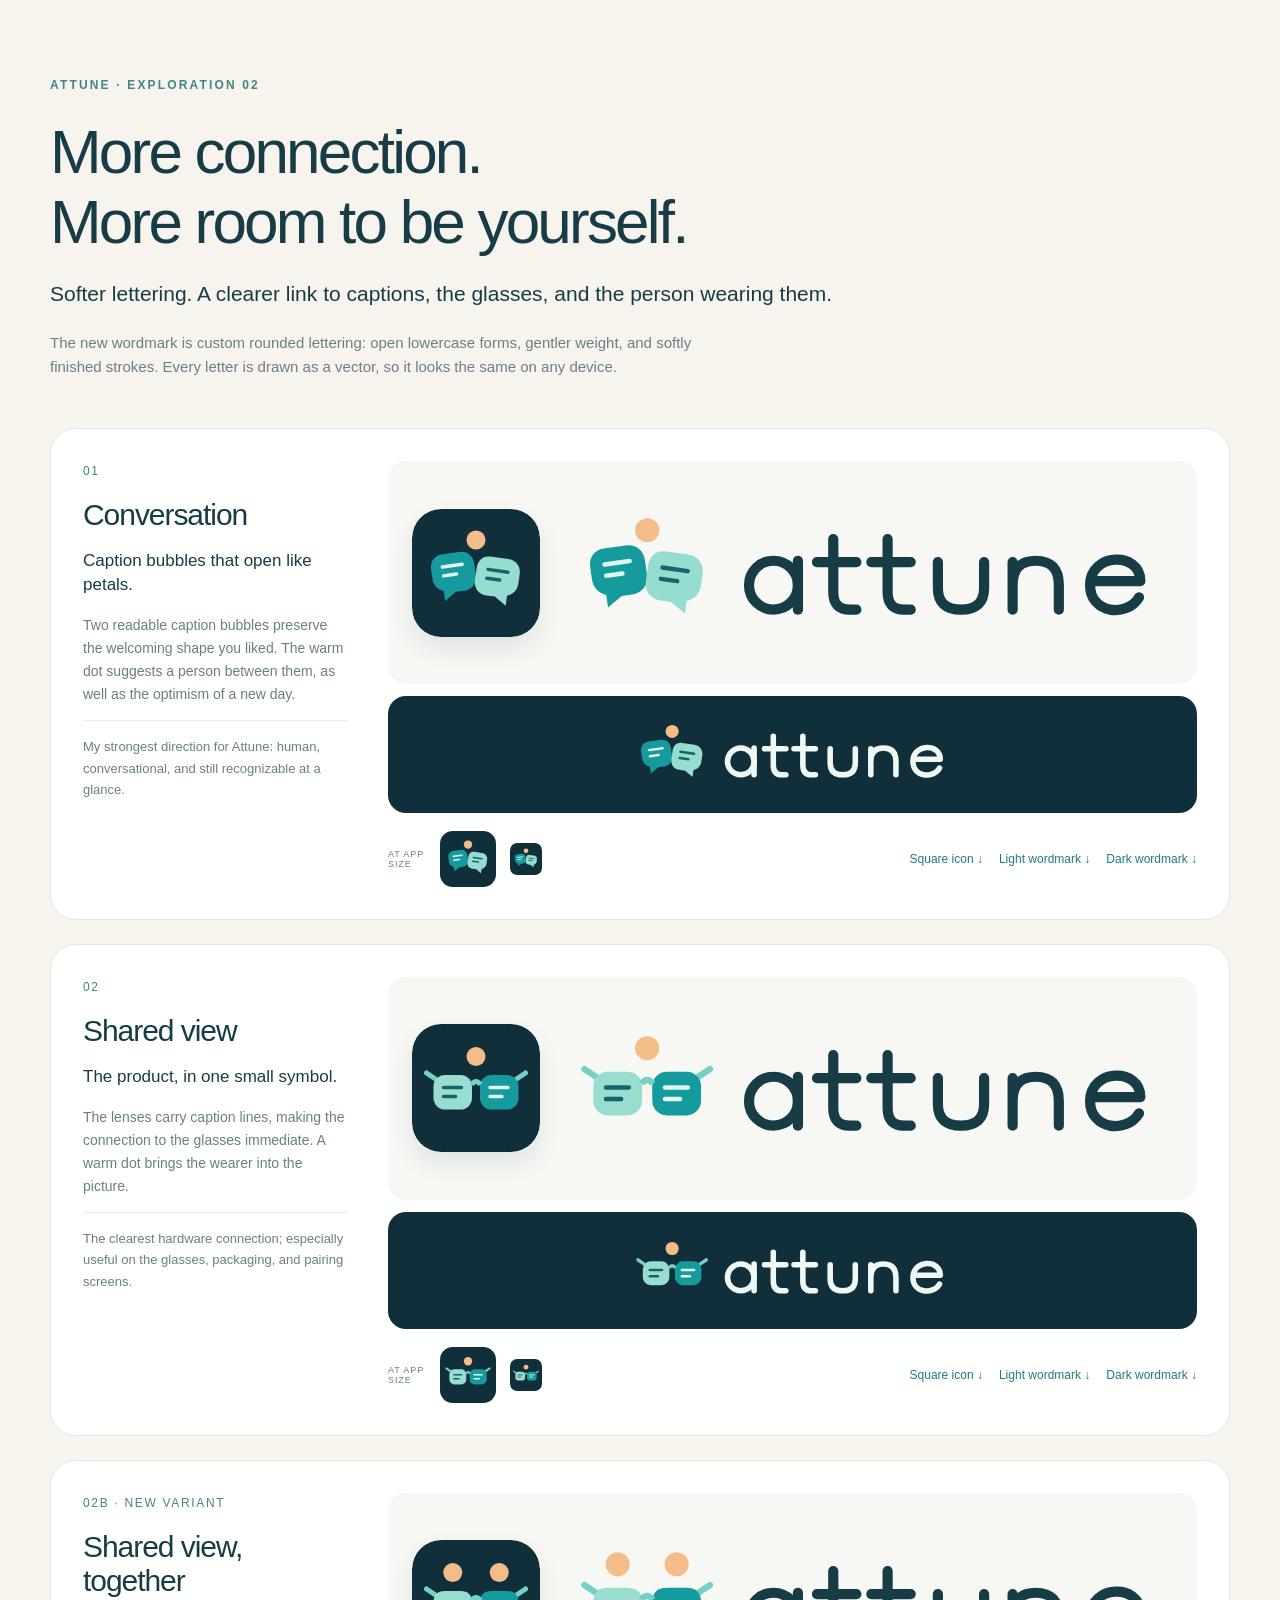
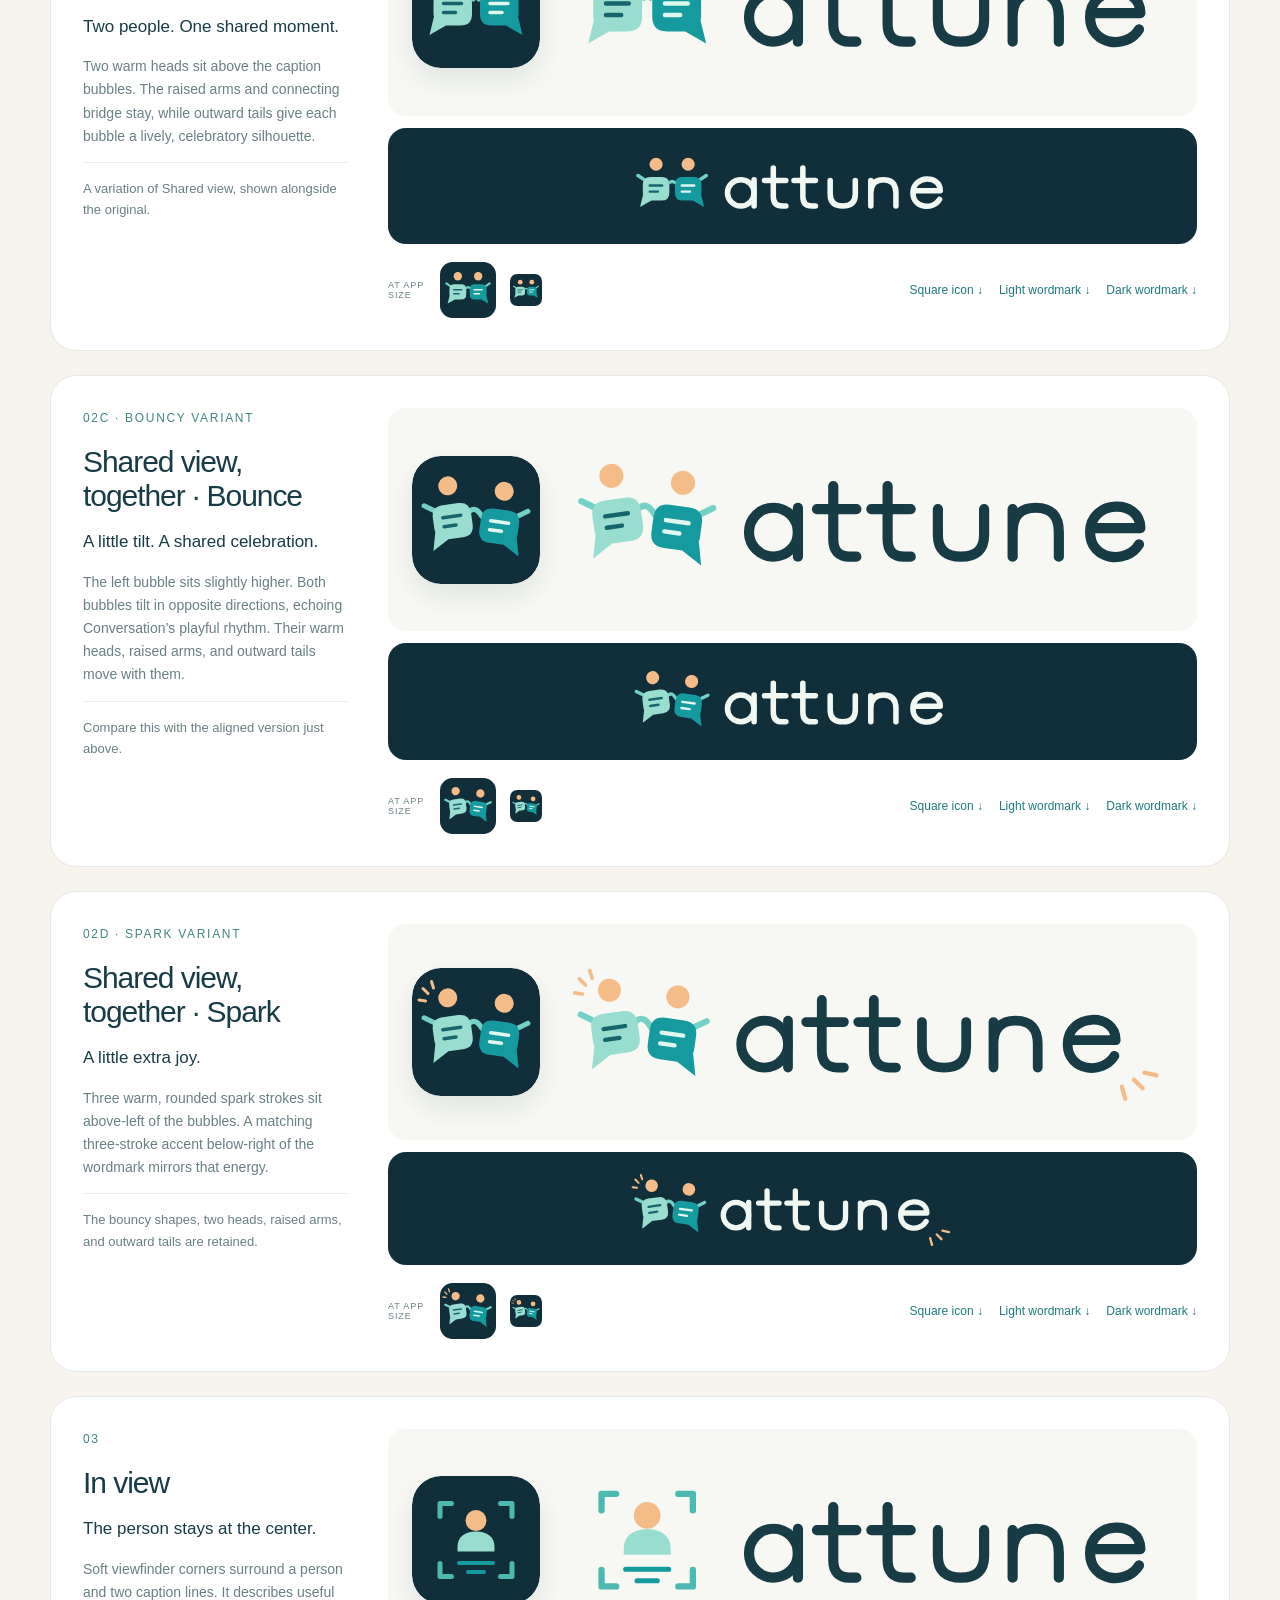
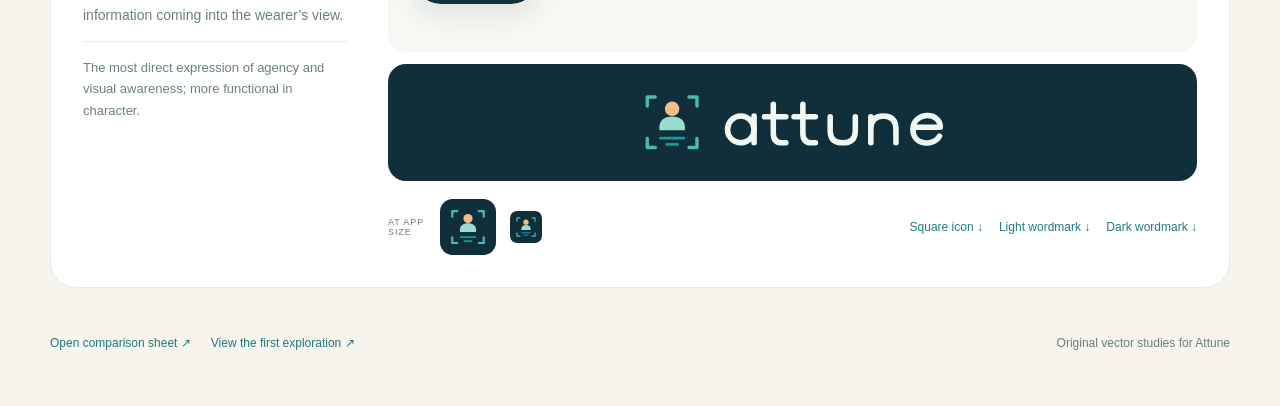
<file: web/phone/branding/round-five-gallery.html>
<!doctype html><html lang="en"><head><meta charset="utf-8"><meta name="viewport" content="width=device-width,initial-scale=1"><meta http-equiv="Content-Security-Policy" content="default-src 'none'; img-src 'self'; style-src 'self'; base-uri 'none'; object-src 'none'"><title>Attune · Connected everyday</title><link rel="stylesheet" href="./round-two.css"></head><body><main><header><p class="eyebrow">ATTUNE · EXPLORATION 02</p><h1>More connection.<br>More room to be yourself.</h1><p class="intro">Softer lettering. A clearer link to captions, the glasses, and the person wearing them.</p><p class="type-note">The new wordmark is custom rounded lettering: open lowercase forms, gentler weight, and softly finished strokes. Every letter is drawn as a vector, so it looks the same on any device.</p></header><section><div class="copy"><span class="number">01</span><h2>Conversation</h2><p class="tag">Caption bubbles that open like petals.</p><p>Two readable caption bubbles preserve the welcoming shape you liked. The warm dot suggests a person between them, as well as the optimism of a new day.</p><p class="take">My strongest direction for Attune: human, conversational, and still recognizable at a glance.</p></div><div class="visual"><div class="light"><img class="app-icon" src="round-two/conversation-icon.svg" alt="Conversation square app icon"><img class="wordmark" src="round-two/conversation-wordmark-light.svg" alt="Attune Conversation softly rounded wordmark"></div><div class="dark"><img src="round-two/conversation-wordmark-dark.svg" alt="Conversation wordmark on dark background"></div><div class="small-sizes"><span>AT APP SIZE</span><img width="56" height="56" src="round-two/conversation-icon.svg" alt="56 pixel icon"><img width="32" height="32" src="round-two/conversation-icon.svg" alt="32 pixel icon"><div class="downloads"><a href="round-two/conversation-icon.svg" download>Square icon ↓</a><a href="round-two/conversation-wordmark-light.svg" download>Light wordmark ↓</a><a href="round-two/conversation-wordmark-dark.svg" download>Dark wordmark ↓</a></div></div></div></section><section><div class="copy"><span class="number">02</span><h2>Shared view</h2><p class="tag">The product, in one small symbol.</p><p>The lenses carry caption lines, making the connection to the glasses immediate. A warm dot brings the wearer into the picture.</p><p class="take">The clearest hardware connection; especially useful on the glasses, packaging, and pairing screens.</p></div><div class="visual"><div class="light"><img class="app-icon" src="round-two/shared-view-icon.svg" alt="Shared view square app icon"><img class="wordmark" src="round-two/shared-view-wordmark-light.svg" alt="Attune Shared view softly rounded wordmark"></div><div class="dark"><img src="round-two/shared-view-wordmark-dark.svg" alt="Shared view wordmark on dark background"></div><div class="small-sizes"><span>AT APP SIZE</span><img width="56" height="56" src="round-two/shared-view-icon.svg" alt="56 pixel icon"><img width="32" height="32" src="round-two/shared-view-icon.svg" alt="32 pixel icon"><div class="downloads"><a href="round-two/shared-view-icon.svg" download>Square icon ↓</a><a href="round-two/shared-view-wordmark-light.svg" download>Light wordmark ↓</a><a href="round-two/shared-view-wordmark-dark.svg" download>Dark wordmark ↓</a></div></div></div></section><section id="shared-view-together"><div class="copy"><span class="number">02B · NEW VARIANT</span><h2>Shared view, together</h2><p class="tag">Two people. One shared moment.</p><p>Two warm heads sit above the caption bubbles. The raised arms and connecting bridge stay, while outward tails give each bubble a lively, celebratory silhouette.</p><p class="take">A variation of Shared view, shown alongside the original.</p></div><div class="visual"><div class="light"><img class="app-icon" src="round-three/shared-view-together-icon.svg" alt="Two people celebrating, formed from caption bubbles with outward tails"><img class="wordmark" src="round-three/shared-view-together-wordmark-light.svg" alt="Attune Shared view together wordmark"></div><div class="dark"><img src="round-three/shared-view-together-wordmark-dark.svg" alt="Shared view together wordmark on dark background"></div><div class="small-sizes"><span>AT APP SIZE</span><img width="56" height="56" src="round-three/shared-view-together-icon.svg" alt="56 pixel variant"><img width="32" height="32" src="round-three/shared-view-together-icon.svg" alt="32 pixel variant"><div class="downloads"><a href="round-three/shared-view-together-icon.svg" download>Square icon ↓</a><a href="round-three/shared-view-together-wordmark-light.svg" download>Light wordmark ↓</a><a href="round-three/shared-view-together-wordmark-dark.svg" download>Dark wordmark ↓</a></div></div></div></section><section id="shared-view-together-bounce"><div class="copy"><span class="number">02C · BOUNCY VARIANT</span><h2>Shared view, together · Bounce</h2><p class="tag">A little tilt. A shared celebration.</p><p>The left bubble sits slightly higher. Both bubbles tilt in opposite directions, echoing Conversation’s playful rhythm. Their warm heads, raised arms, and outward tails move with them.</p><p class="take">Compare this with the aligned version just above.</p></div><div class="visual"><div class="light"><img class="app-icon" src="round-four/shared-view-together-bounce-icon.svg" alt="Two people celebrating, formed from caption bubbles with outward tails"><img class="wordmark" src="round-four/shared-view-together-bounce-wordmark-light.svg" alt="Attune Shared view together wordmark"></div><div class="dark"><img src="round-four/shared-view-together-bounce-wordmark-dark.svg" alt="Shared view together wordmark on dark background"></div><div class="small-sizes"><span>AT APP SIZE</span><img width="56" height="56" src="round-four/shared-view-together-bounce-icon.svg" alt="56 pixel variant"><img width="32" height="32" src="round-four/shared-view-together-bounce-icon.svg" alt="32 pixel variant"><div class="downloads"><a href="round-four/shared-view-together-bounce-icon.svg" download>Square icon ↓</a><a href="round-four/shared-view-together-bounce-wordmark-light.svg" download>Light wordmark ↓</a><a href="round-four/shared-view-together-bounce-wordmark-dark.svg" download>Dark wordmark ↓</a></div></div></div></section><section id="shared-view-together-spark"><div class="copy"><span class="number">02D · SPARK VARIANT</span><h2>Shared view, together · Spark</h2><p class="tag">A little extra joy.</p><p>Three warm, rounded spark strokes sit above-left of the bubbles. A matching three-stroke accent below-right of the wordmark mirrors that energy.</p><p class="take">The bouncy shapes, two heads, raised arms, and outward tails are retained.</p></div><div class="visual"><div class="light"><img class="app-icon" src="round-five/shared-view-together-spark-icon.svg" alt="Two people celebrating, formed from caption bubbles with outward tails"><img class="wordmark" src="round-five/shared-view-together-spark-wordmark-light.svg" alt="Attune Shared view together wordmark"></div><div class="dark"><img src="round-five/shared-view-together-spark-wordmark-dark.svg" alt="Shared view together wordmark on dark background"></div><div class="small-sizes"><span>AT APP SIZE</span><img width="56" height="56" src="round-five/shared-view-together-spark-icon.svg" alt="56 pixel variant"><img width="32" height="32" src="round-five/shared-view-together-spark-icon.svg" alt="32 pixel variant"><div class="downloads"><a href="round-five/shared-view-together-spark-icon.svg" download>Square icon ↓</a><a href="round-five/shared-view-together-spark-wordmark-light.svg" download>Light wordmark ↓</a><a href="round-five/shared-view-together-spark-wordmark-dark.svg" download>Dark wordmark ↓</a></div></div></div></section><section><div class="copy"><span class="number">03</span><h2>In view</h2><p class="tag">The person stays at the center.</p><p>Soft viewfinder corners surround a person and two caption lines. It describes useful information coming into the wearer’s view.</p><p class="take">The most direct expression of agency and visual awareness; more functional in character.</p></div><div class="visual"><div class="light"><img class="app-icon" src="round-two/in-view-icon.svg" alt="In view square app icon"><img class="wordmark" src="round-two/in-view-wordmark-light.svg" alt="Attune In view softly rounded wordmark"></div><div class="dark"><img src="round-two/in-view-wordmark-dark.svg" alt="In view wordmark on dark background"></div><div class="small-sizes"><span>AT APP SIZE</span><img width="56" height="56" src="round-two/in-view-icon.svg" alt="56 pixel icon"><img width="32" height="32" src="round-two/in-view-icon.svg" alt="32 pixel icon"><div class="downloads"><a href="round-two/in-view-icon.svg" download>Square icon ↓</a><a href="round-two/in-view-wordmark-light.svg" download>Light wordmark ↓</a><a href="round-two/in-view-wordmark-dark.svg" download>Dark wordmark ↓</a></div></div></div></section><footer><a href="round-two/comparison.svg">Open comparison sheet ↗</a><a href="round-one.html">View the first exploration ↗</a><span>Original vector studies for Attune</span></footer></main></body></html>
</file>
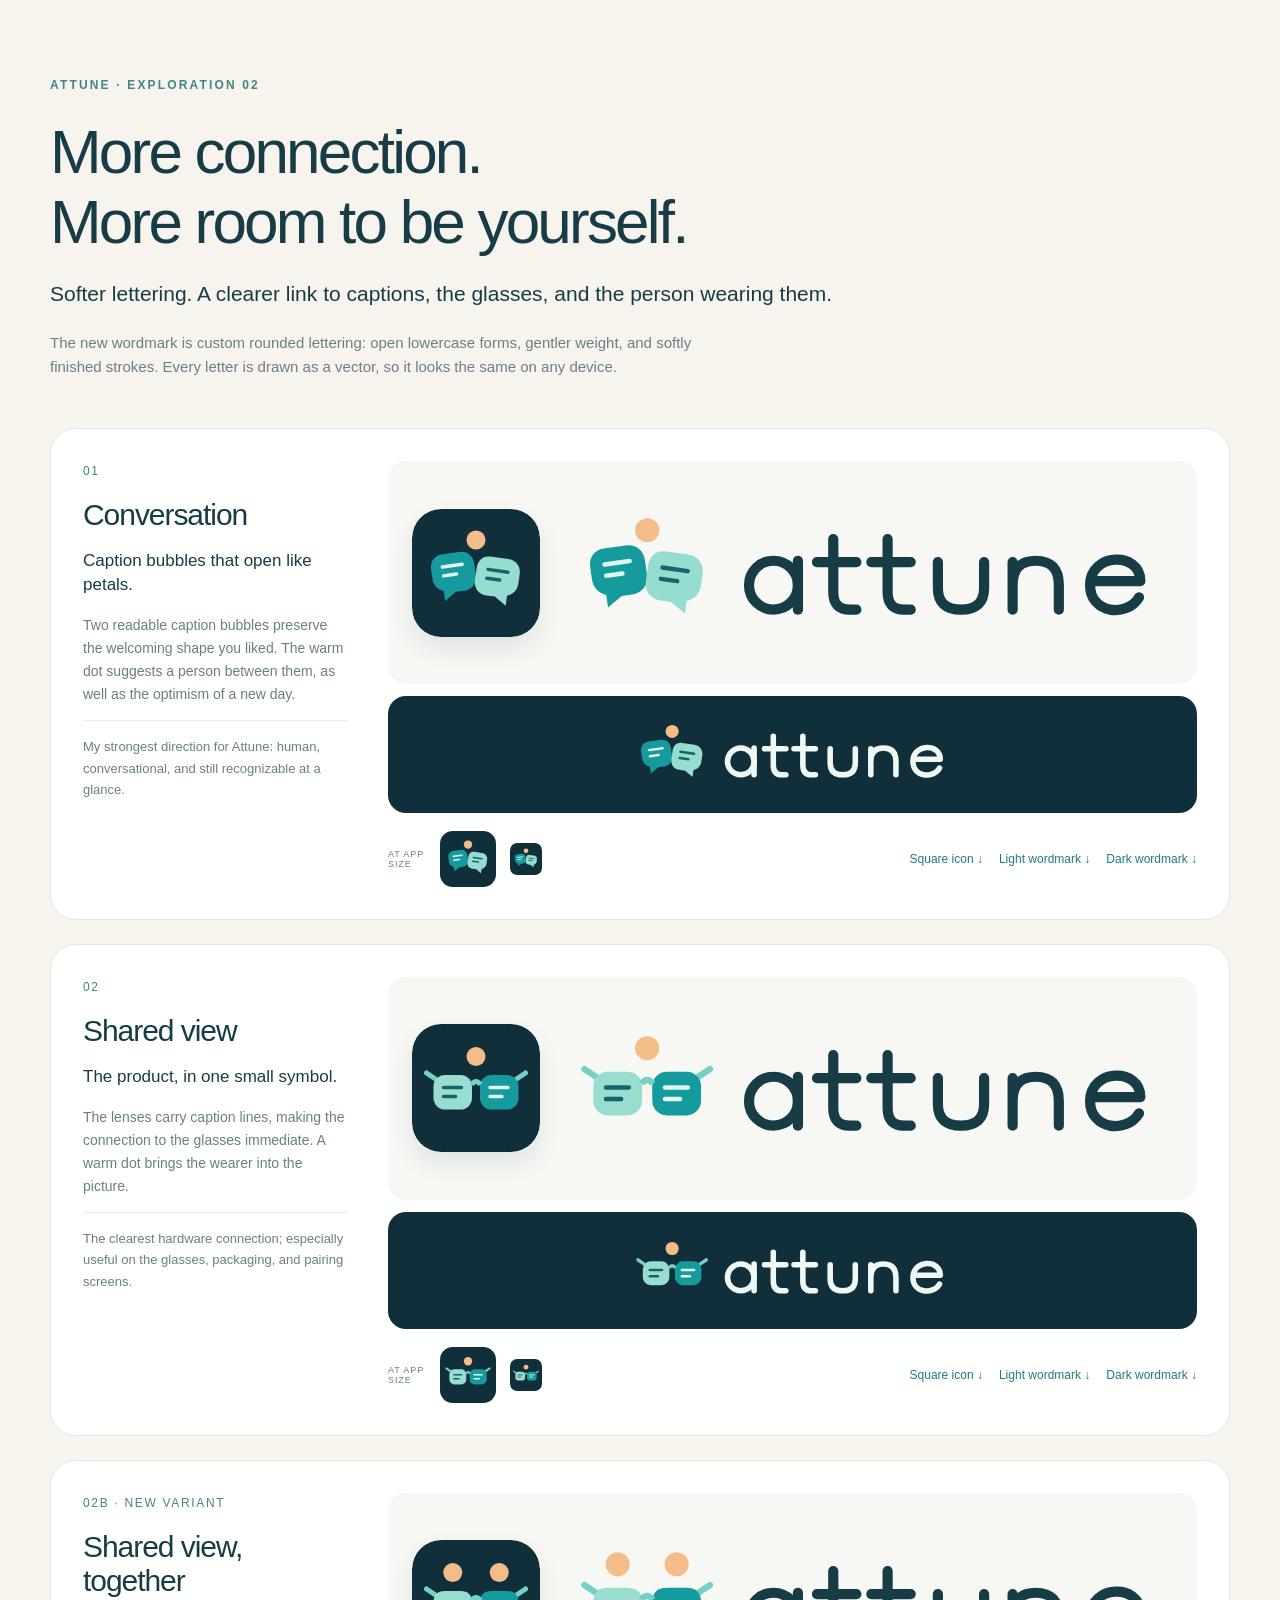
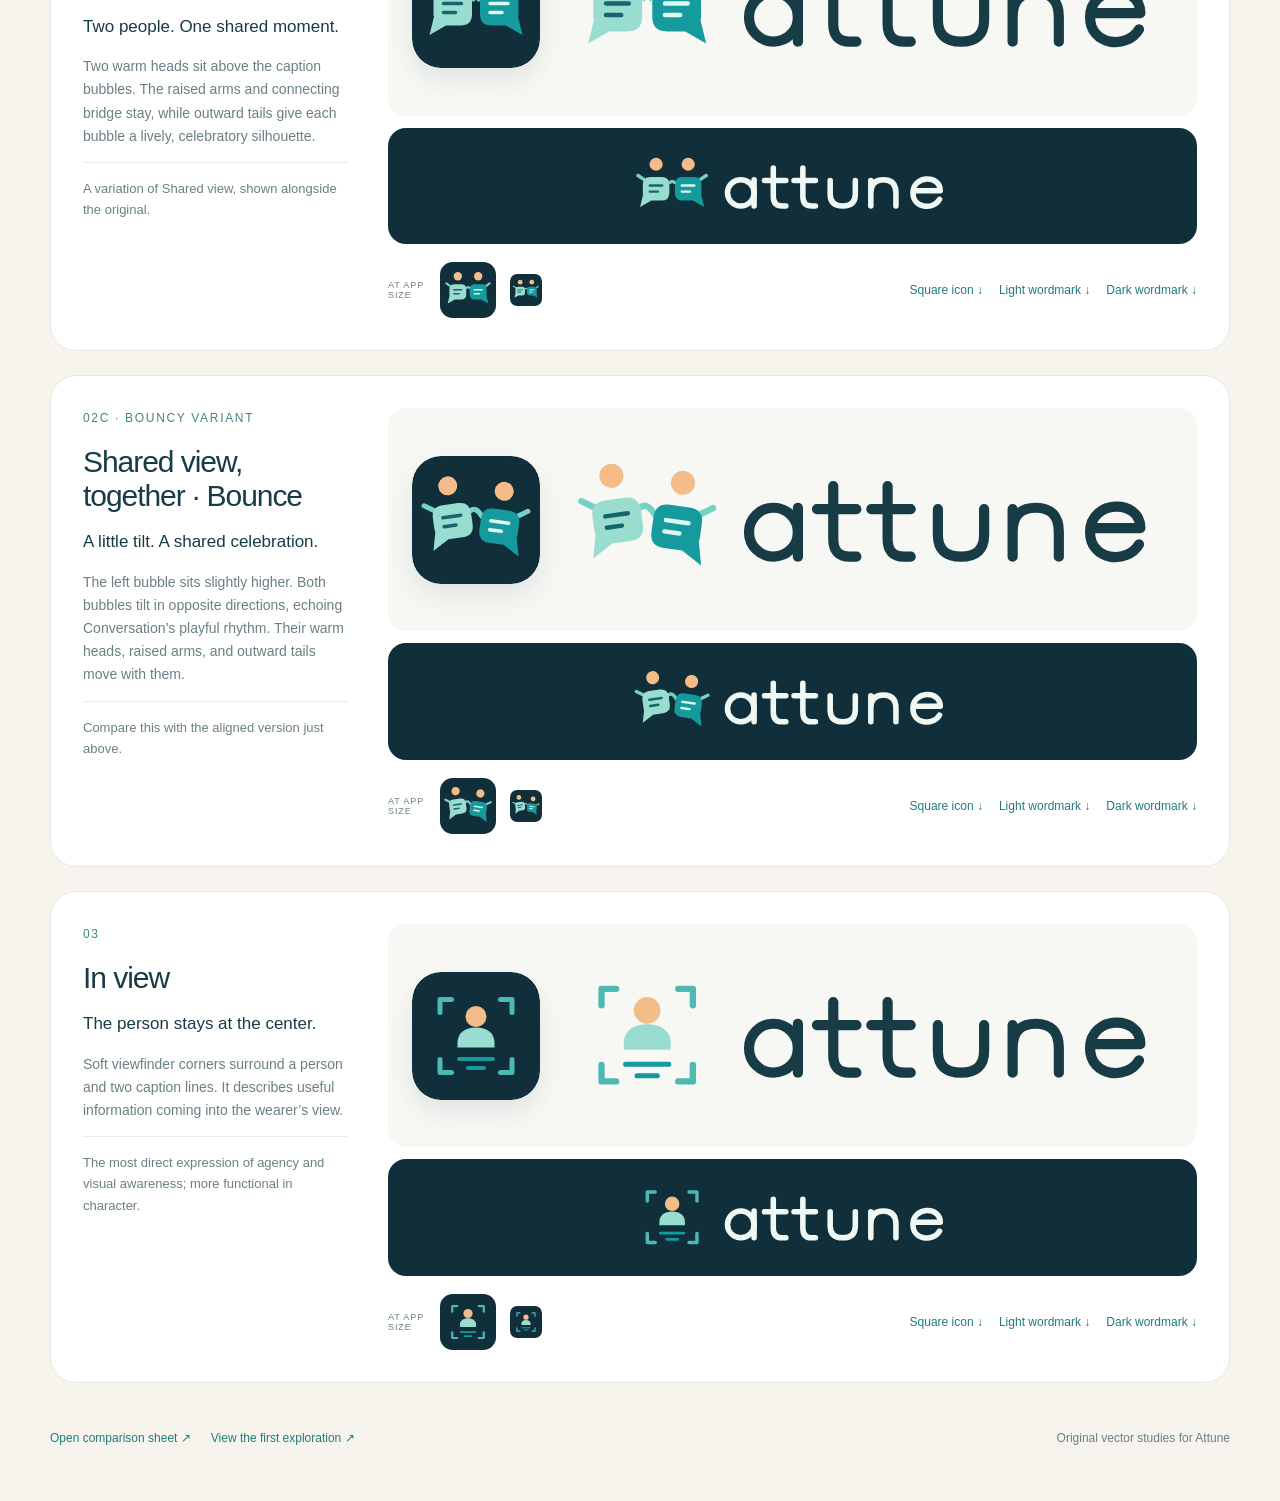
<file: web/phone/branding/round-four-gallery.html>
<!doctype html><html lang="en"><head><meta charset="utf-8"><meta name="viewport" content="width=device-width,initial-scale=1"><meta http-equiv="Content-Security-Policy" content="default-src 'none'; img-src 'self'; style-src 'self'; base-uri 'none'; object-src 'none'"><title>Attune · Connected everyday</title><link rel="stylesheet" href="./round-two.css"></head><body><main><header><p class="eyebrow">ATTUNE · EXPLORATION 02</p><h1>More connection.<br>More room to be yourself.</h1><p class="intro">Softer lettering. A clearer link to captions, the glasses, and the person wearing them.</p><p class="type-note">The new wordmark is custom rounded lettering: open lowercase forms, gentler weight, and softly finished strokes. Every letter is drawn as a vector, so it looks the same on any device.</p></header><section><div class="copy"><span class="number">01</span><h2>Conversation</h2><p class="tag">Caption bubbles that open like petals.</p><p>Two readable caption bubbles preserve the welcoming shape you liked. The warm dot suggests a person between them, as well as the optimism of a new day.</p><p class="take">My strongest direction for Attune: human, conversational, and still recognizable at a glance.</p></div><div class="visual"><div class="light"><img class="app-icon" src="round-two/conversation-icon.svg" alt="Conversation square app icon"><img class="wordmark" src="round-two/conversation-wordmark-light.svg" alt="Attune Conversation softly rounded wordmark"></div><div class="dark"><img src="round-two/conversation-wordmark-dark.svg" alt="Conversation wordmark on dark background"></div><div class="small-sizes"><span>AT APP SIZE</span><img width="56" height="56" src="round-two/conversation-icon.svg" alt="56 pixel icon"><img width="32" height="32" src="round-two/conversation-icon.svg" alt="32 pixel icon"><div class="downloads"><a href="round-two/conversation-icon.svg" download>Square icon ↓</a><a href="round-two/conversation-wordmark-light.svg" download>Light wordmark ↓</a><a href="round-two/conversation-wordmark-dark.svg" download>Dark wordmark ↓</a></div></div></div></section><section><div class="copy"><span class="number">02</span><h2>Shared view</h2><p class="tag">The product, in one small symbol.</p><p>The lenses carry caption lines, making the connection to the glasses immediate. A warm dot brings the wearer into the picture.</p><p class="take">The clearest hardware connection; especially useful on the glasses, packaging, and pairing screens.</p></div><div class="visual"><div class="light"><img class="app-icon" src="round-two/shared-view-icon.svg" alt="Shared view square app icon"><img class="wordmark" src="round-two/shared-view-wordmark-light.svg" alt="Attune Shared view softly rounded wordmark"></div><div class="dark"><img src="round-two/shared-view-wordmark-dark.svg" alt="Shared view wordmark on dark background"></div><div class="small-sizes"><span>AT APP SIZE</span><img width="56" height="56" src="round-two/shared-view-icon.svg" alt="56 pixel icon"><img width="32" height="32" src="round-two/shared-view-icon.svg" alt="32 pixel icon"><div class="downloads"><a href="round-two/shared-view-icon.svg" download>Square icon ↓</a><a href="round-two/shared-view-wordmark-light.svg" download>Light wordmark ↓</a><a href="round-two/shared-view-wordmark-dark.svg" download>Dark wordmark ↓</a></div></div></div></section><section id="shared-view-together"><div class="copy"><span class="number">02B · NEW VARIANT</span><h2>Shared view, together</h2><p class="tag">Two people. One shared moment.</p><p>Two warm heads sit above the caption bubbles. The raised arms and connecting bridge stay, while outward tails give each bubble a lively, celebratory silhouette.</p><p class="take">A variation of Shared view, shown alongside the original.</p></div><div class="visual"><div class="light"><img class="app-icon" src="round-three/shared-view-together-icon.svg" alt="Two people celebrating, formed from caption bubbles with outward tails"><img class="wordmark" src="round-three/shared-view-together-wordmark-light.svg" alt="Attune Shared view together wordmark"></div><div class="dark"><img src="round-three/shared-view-together-wordmark-dark.svg" alt="Shared view together wordmark on dark background"></div><div class="small-sizes"><span>AT APP SIZE</span><img width="56" height="56" src="round-three/shared-view-together-icon.svg" alt="56 pixel variant"><img width="32" height="32" src="round-three/shared-view-together-icon.svg" alt="32 pixel variant"><div class="downloads"><a href="round-three/shared-view-together-icon.svg" download>Square icon ↓</a><a href="round-three/shared-view-together-wordmark-light.svg" download>Light wordmark ↓</a><a href="round-three/shared-view-together-wordmark-dark.svg" download>Dark wordmark ↓</a></div></div></div></section><section id="shared-view-together-bounce"><div class="copy"><span class="number">02C · BOUNCY VARIANT</span><h2>Shared view, together · Bounce</h2><p class="tag">A little tilt. A shared celebration.</p><p>The left bubble sits slightly higher. Both bubbles tilt in opposite directions, echoing Conversation’s playful rhythm. Their warm heads, raised arms, and outward tails move with them.</p><p class="take">Compare this with the aligned version just above.</p></div><div class="visual"><div class="light"><img class="app-icon" src="round-four/shared-view-together-bounce-icon.svg" alt="Two people celebrating, formed from caption bubbles with outward tails"><img class="wordmark" src="round-four/shared-view-together-bounce-wordmark-light.svg" alt="Attune Shared view together wordmark"></div><div class="dark"><img src="round-four/shared-view-together-bounce-wordmark-dark.svg" alt="Shared view together wordmark on dark background"></div><div class="small-sizes"><span>AT APP SIZE</span><img width="56" height="56" src="round-four/shared-view-together-bounce-icon.svg" alt="56 pixel variant"><img width="32" height="32" src="round-four/shared-view-together-bounce-icon.svg" alt="32 pixel variant"><div class="downloads"><a href="round-four/shared-view-together-bounce-icon.svg" download>Square icon ↓</a><a href="round-four/shared-view-together-bounce-wordmark-light.svg" download>Light wordmark ↓</a><a href="round-four/shared-view-together-bounce-wordmark-dark.svg" download>Dark wordmark ↓</a></div></div></div></section><section><div class="copy"><span class="number">03</span><h2>In view</h2><p class="tag">The person stays at the center.</p><p>Soft viewfinder corners surround a person and two caption lines. It describes useful information coming into the wearer’s view.</p><p class="take">The most direct expression of agency and visual awareness; more functional in character.</p></div><div class="visual"><div class="light"><img class="app-icon" src="round-two/in-view-icon.svg" alt="In view square app icon"><img class="wordmark" src="round-two/in-view-wordmark-light.svg" alt="Attune In view softly rounded wordmark"></div><div class="dark"><img src="round-two/in-view-wordmark-dark.svg" alt="In view wordmark on dark background"></div><div class="small-sizes"><span>AT APP SIZE</span><img width="56" height="56" src="round-two/in-view-icon.svg" alt="56 pixel icon"><img width="32" height="32" src="round-two/in-view-icon.svg" alt="32 pixel icon"><div class="downloads"><a href="round-two/in-view-icon.svg" download>Square icon ↓</a><a href="round-two/in-view-wordmark-light.svg" download>Light wordmark ↓</a><a href="round-two/in-view-wordmark-dark.svg" download>Dark wordmark ↓</a></div></div></div></section><footer><a href="round-two/comparison.svg">Open comparison sheet ↗</a><a href="round-one.html">View the first exploration ↗</a><span>Original vector studies for Attune</span></footer></main></body></html>
</file>
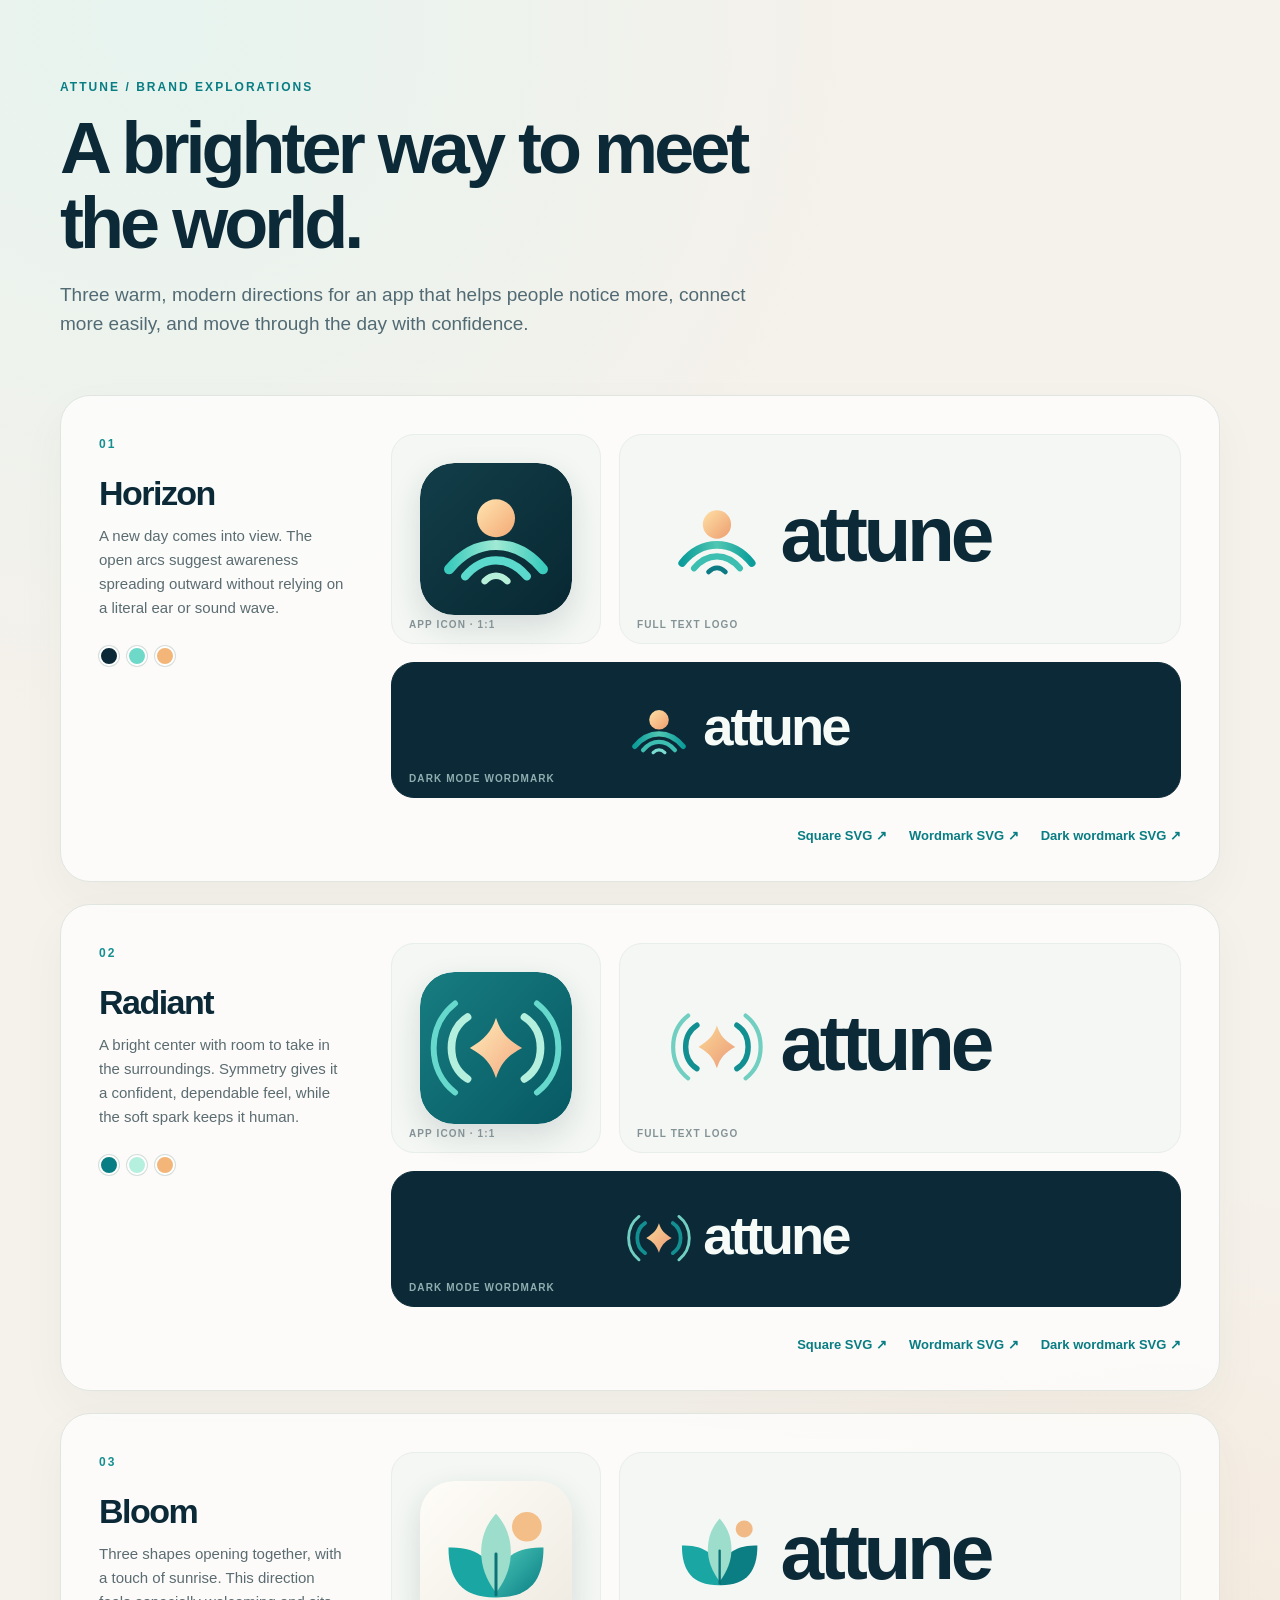
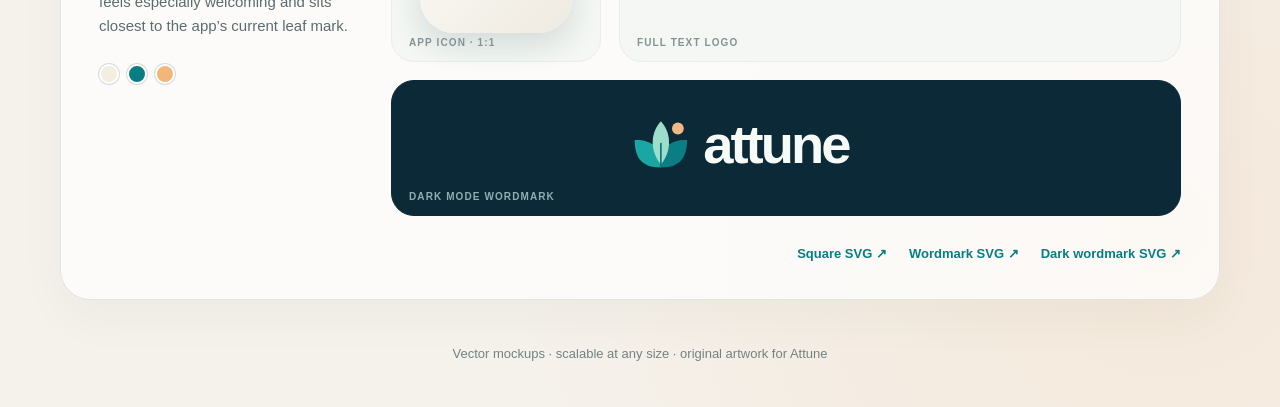
<file: web/phone/branding/round-one.html>
<!doctype html>
<html lang="en">
<head>
  <meta charset="utf-8">
  <meta name="viewport" content="width=device-width, initial-scale=1">
  <meta http-equiv="Content-Security-Policy" content="default-src 'none'; img-src 'self'; style-src 'self'; base-uri 'none'; object-src 'none'">
  <title>Attune · Logo explorations</title>
  <link rel="stylesheet" href="./style.css">
</head>
<body>
  <main>
    <header class="page-header">
      <div class="eyebrow">ATTUNE / BRAND EXPLORATIONS</div>
      <h1>A brighter way to meet the world.</h1>
      <p>Three warm, modern directions for an app that helps people notice more, connect more easily, and move through the day with confidence.</p>
    </header>

    <section class="concept" aria-labelledby="horizon-title">
      <div class="concept-copy"><span class="number">01</span><h2 id="horizon-title">Horizon</h2><p>A new day comes into view. The open arcs suggest awareness spreading outward without relying on a literal ear or sound wave.</p><span class="swatches"><i class="swatch ink"></i><i class="swatch mint"></i><i class="swatch apricot"></i></span></div>
      <div class="art-board">
        <div class="icon-area"><img src="./horizon-icon.svg" alt="Horizon square app icon, a sunrise above open turquoise arcs"><span>APP ICON · 1:1</span></div>
        <div class="wordmark-area"><img src="./horizon-wordmark.svg" alt="Attune Horizon full text logo"><span>FULL TEXT LOGO</span></div>
        <div class="dark-area"><img src="./horizon-wordmark-dark.svg" alt="Attune Horizon full text logo for dark backgrounds"><span>DARK MODE WORDMARK</span></div>
      </div>
      <div class="asset-links"><a href="./horizon-icon.svg" download>Square SVG ↗</a><a href="./horizon-wordmark.svg" download>Wordmark SVG ↗</a><a href="./horizon-wordmark-dark.svg" download>Dark wordmark SVG ↗</a></div>
    </section>

    <section class="concept" aria-labelledby="radiant-title">
      <div class="concept-copy"><span class="number">02</span><h2 id="radiant-title">Radiant</h2><p>A bright center with room to take in the surroundings. Symmetry gives it a confident, dependable feel, while the soft spark keeps it human.</p><span class="swatches"><i class="swatch teal"></i><i class="swatch seafoam"></i><i class="swatch apricot"></i></span></div>
      <div class="art-board">
        <div class="icon-area"><img src="./radiant-icon.svg" alt="Radiant square app icon, a warm spark within expanding arcs"><span>APP ICON · 1:1</span></div>
        <div class="wordmark-area"><img src="./radiant-wordmark.svg" alt="Attune Radiant full text logo"><span>FULL TEXT LOGO</span></div>
        <div class="dark-area"><img src="./radiant-wordmark-dark.svg" alt="Attune Radiant full text logo for dark backgrounds"><span>DARK MODE WORDMARK</span></div>
      </div>
      <div class="asset-links"><a href="./radiant-icon.svg" download>Square SVG ↗</a><a href="./radiant-wordmark.svg" download>Wordmark SVG ↗</a><a href="./radiant-wordmark-dark.svg" download>Dark wordmark SVG ↗</a></div>
    </section>

    <section class="concept" aria-labelledby="bloom-title">
      <div class="concept-copy"><span class="number">03</span><h2 id="bloom-title">Bloom</h2><p>Three shapes opening together, with a touch of sunrise. This direction feels especially welcoming and sits closest to the app’s current leaf mark.</p><span class="swatches"><i class="swatch ivory"></i><i class="swatch teal"></i><i class="swatch apricot"></i></span></div>
      <div class="art-board">
        <div class="icon-area"><img src="./bloom-icon.svg" alt="Bloom square app icon, three welcoming leaves and a warm sun"><span>APP ICON · 1:1</span></div>
        <div class="wordmark-area"><img src="./bloom-wordmark.svg" alt="Attune Bloom full text logo"><span>FULL TEXT LOGO</span></div>
        <div class="dark-area"><img src="./bloom-wordmark-dark.svg" alt="Attune Bloom full text logo for dark backgrounds"><span>DARK MODE WORDMARK</span></div>
      </div>
      <div class="asset-links"><a href="./bloom-icon.svg" download>Square SVG ↗</a><a href="./bloom-wordmark.svg" download>Wordmark SVG ↗</a><a href="./bloom-wordmark-dark.svg" download>Dark wordmark SVG ↗</a></div>
    </section>
    <footer>Vector mockups · scalable at any size · original artwork for Attune</footer>
  </main>
</body>
</html>
</file>
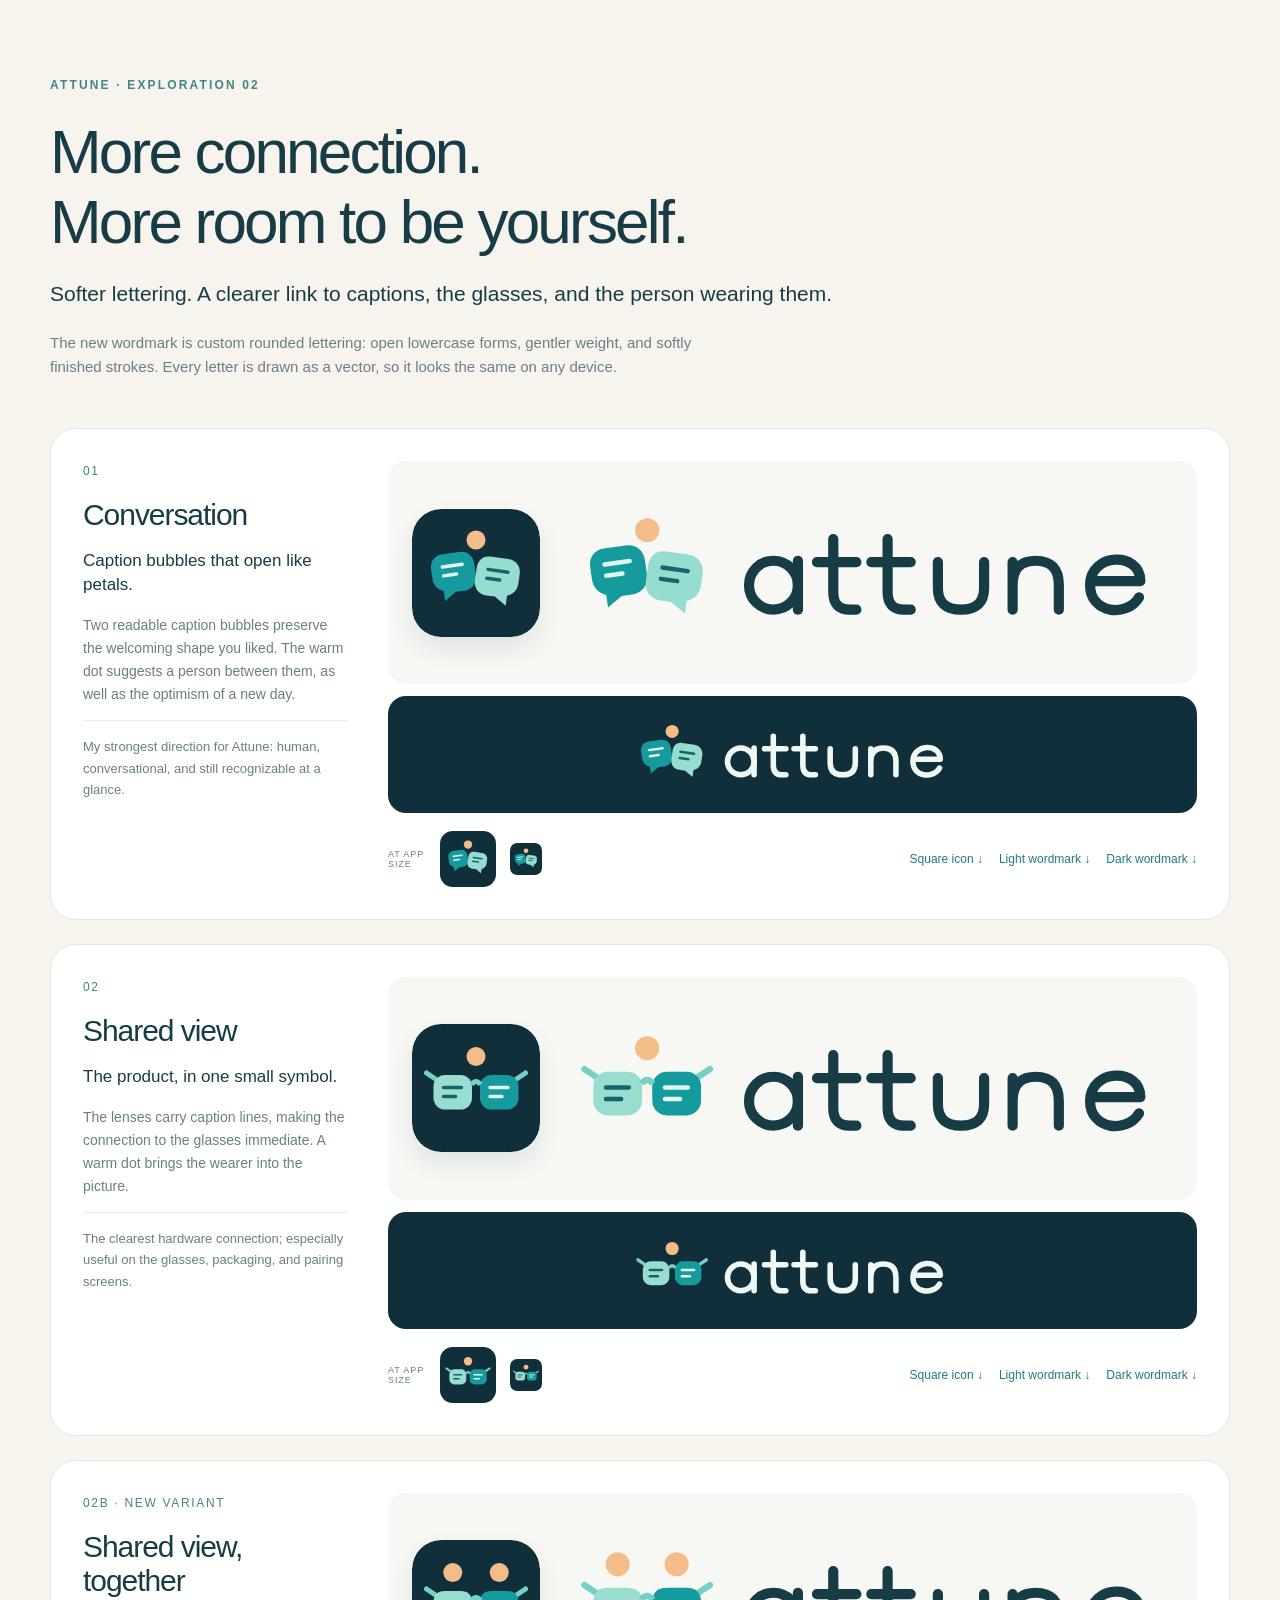
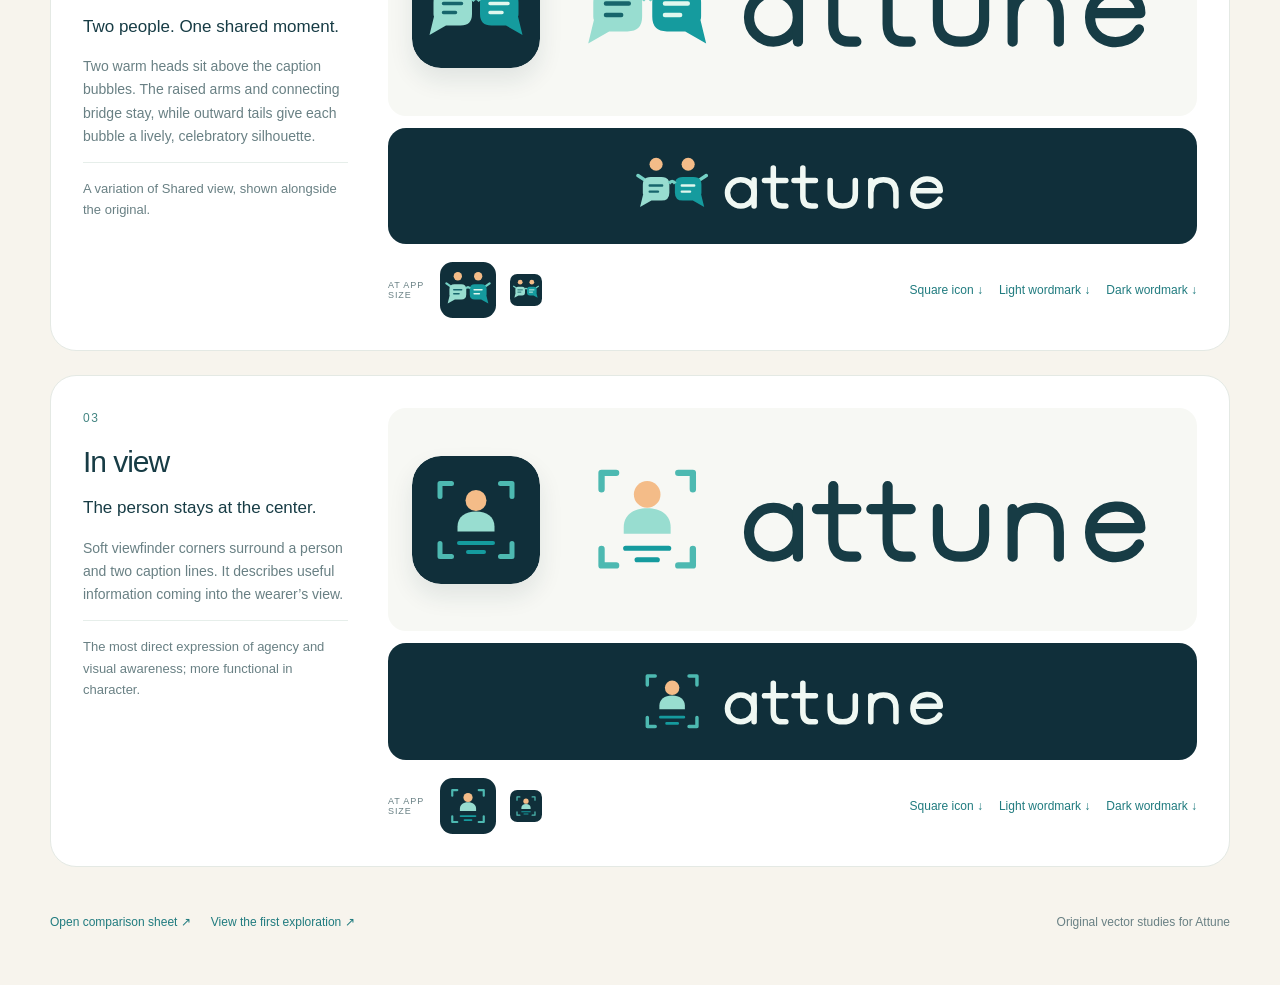
<file: web/phone/branding/round-three-gallery.html>
<!doctype html><html lang="en"><head><meta charset="utf-8"><meta name="viewport" content="width=device-width,initial-scale=1"><meta http-equiv="Content-Security-Policy" content="default-src 'none'; img-src 'self'; style-src 'self'; base-uri 'none'; object-src 'none'"><title>Attune · Connected everyday</title><link rel="stylesheet" href="./round-two.css"></head><body><main><header><p class="eyebrow">ATTUNE · EXPLORATION 02</p><h1>More connection.<br>More room to be yourself.</h1><p class="intro">Softer lettering. A clearer link to captions, the glasses, and the person wearing them.</p><p class="type-note">The new wordmark is custom rounded lettering: open lowercase forms, gentler weight, and softly finished strokes. Every letter is drawn as a vector, so it looks the same on any device.</p></header><section><div class="copy"><span class="number">01</span><h2>Conversation</h2><p class="tag">Caption bubbles that open like petals.</p><p>Two readable caption bubbles preserve the welcoming shape you liked. The warm dot suggests a person between them, as well as the optimism of a new day.</p><p class="take">My strongest direction for Attune: human, conversational, and still recognizable at a glance.</p></div><div class="visual"><div class="light"><img class="app-icon" src="round-two/conversation-icon.svg" alt="Conversation square app icon"><img class="wordmark" src="round-two/conversation-wordmark-light.svg" alt="Attune Conversation softly rounded wordmark"></div><div class="dark"><img src="round-two/conversation-wordmark-dark.svg" alt="Conversation wordmark on dark background"></div><div class="small-sizes"><span>AT APP SIZE</span><img width="56" height="56" src="round-two/conversation-icon.svg" alt="56 pixel icon"><img width="32" height="32" src="round-two/conversation-icon.svg" alt="32 pixel icon"><div class="downloads"><a href="round-two/conversation-icon.svg" download>Square icon ↓</a><a href="round-two/conversation-wordmark-light.svg" download>Light wordmark ↓</a><a href="round-two/conversation-wordmark-dark.svg" download>Dark wordmark ↓</a></div></div></div></section><section><div class="copy"><span class="number">02</span><h2>Shared view</h2><p class="tag">The product, in one small symbol.</p><p>The lenses carry caption lines, making the connection to the glasses immediate. A warm dot brings the wearer into the picture.</p><p class="take">The clearest hardware connection; especially useful on the glasses, packaging, and pairing screens.</p></div><div class="visual"><div class="light"><img class="app-icon" src="round-two/shared-view-icon.svg" alt="Shared view square app icon"><img class="wordmark" src="round-two/shared-view-wordmark-light.svg" alt="Attune Shared view softly rounded wordmark"></div><div class="dark"><img src="round-two/shared-view-wordmark-dark.svg" alt="Shared view wordmark on dark background"></div><div class="small-sizes"><span>AT APP SIZE</span><img width="56" height="56" src="round-two/shared-view-icon.svg" alt="56 pixel icon"><img width="32" height="32" src="round-two/shared-view-icon.svg" alt="32 pixel icon"><div class="downloads"><a href="round-two/shared-view-icon.svg" download>Square icon ↓</a><a href="round-two/shared-view-wordmark-light.svg" download>Light wordmark ↓</a><a href="round-two/shared-view-wordmark-dark.svg" download>Dark wordmark ↓</a></div></div></div></section><section id="shared-view-together"><div class="copy"><span class="number">02B · NEW VARIANT</span><h2>Shared view, together</h2><p class="tag">Two people. One shared moment.</p><p>Two warm heads sit above the caption bubbles. The raised arms and connecting bridge stay, while outward tails give each bubble a lively, celebratory silhouette.</p><p class="take">A variation of Shared view, shown alongside the original.</p></div><div class="visual"><div class="light"><img class="app-icon" src="round-three/shared-view-together-icon.svg" alt="Two people celebrating, formed from caption bubbles with outward tails"><img class="wordmark" src="round-three/shared-view-together-wordmark-light.svg" alt="Attune Shared view together wordmark"></div><div class="dark"><img src="round-three/shared-view-together-wordmark-dark.svg" alt="Shared view together wordmark on dark background"></div><div class="small-sizes"><span>AT APP SIZE</span><img width="56" height="56" src="round-three/shared-view-together-icon.svg" alt="56 pixel variant"><img width="32" height="32" src="round-three/shared-view-together-icon.svg" alt="32 pixel variant"><div class="downloads"><a href="round-three/shared-view-together-icon.svg" download>Square icon ↓</a><a href="round-three/shared-view-together-wordmark-light.svg" download>Light wordmark ↓</a><a href="round-three/shared-view-together-wordmark-dark.svg" download>Dark wordmark ↓</a></div></div></div></section><section><div class="copy"><span class="number">03</span><h2>In view</h2><p class="tag">The person stays at the center.</p><p>Soft viewfinder corners surround a person and two caption lines. It describes useful information coming into the wearer’s view.</p><p class="take">The most direct expression of agency and visual awareness; more functional in character.</p></div><div class="visual"><div class="light"><img class="app-icon" src="round-two/in-view-icon.svg" alt="In view square app icon"><img class="wordmark" src="round-two/in-view-wordmark-light.svg" alt="Attune In view softly rounded wordmark"></div><div class="dark"><img src="round-two/in-view-wordmark-dark.svg" alt="In view wordmark on dark background"></div><div class="small-sizes"><span>AT APP SIZE</span><img width="56" height="56" src="round-two/in-view-icon.svg" alt="56 pixel icon"><img width="32" height="32" src="round-two/in-view-icon.svg" alt="32 pixel icon"><div class="downloads"><a href="round-two/in-view-icon.svg" download>Square icon ↓</a><a href="round-two/in-view-wordmark-light.svg" download>Light wordmark ↓</a><a href="round-two/in-view-wordmark-dark.svg" download>Dark wordmark ↓</a></div></div></div></section><footer><a href="round-two/comparison.svg">Open comparison sheet ↗</a><a href="round-one.html">View the first exploration ↗</a><span>Original vector studies for Attune</span></footer></main></body></html>
</file>
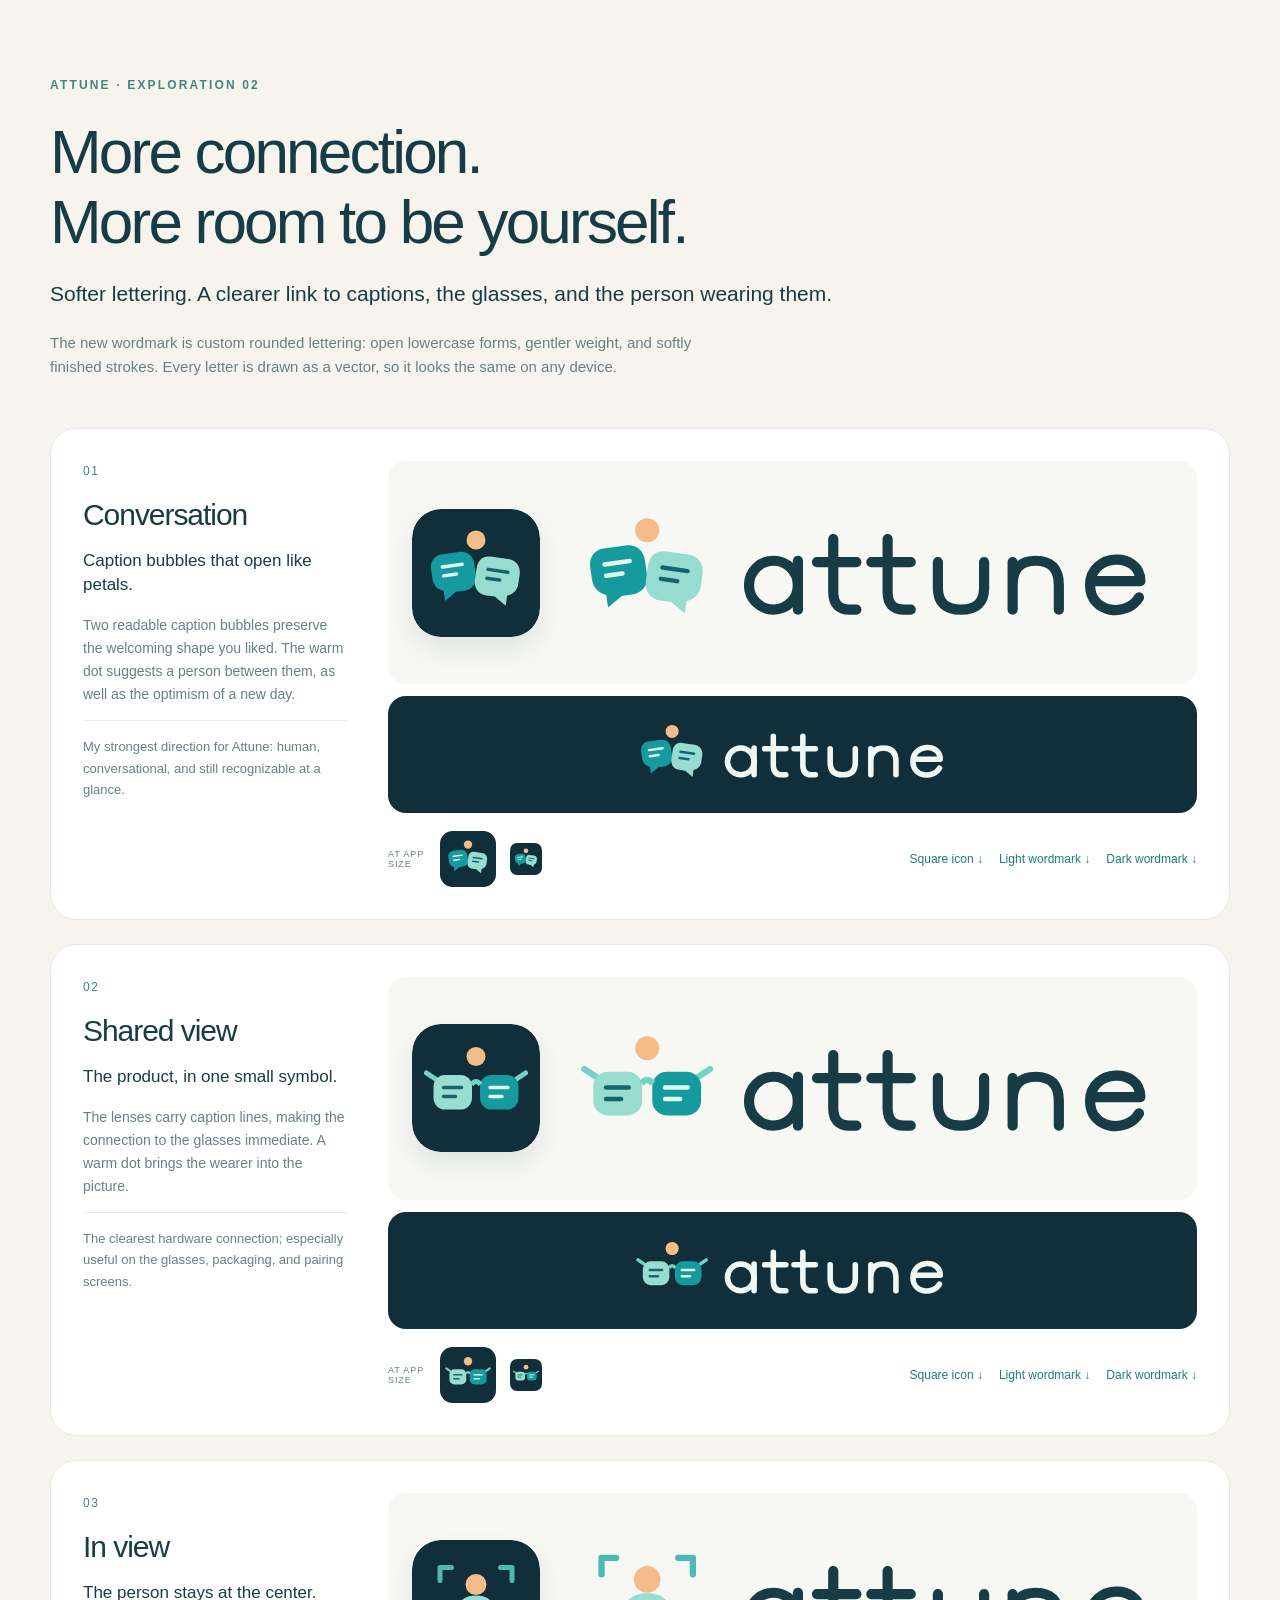
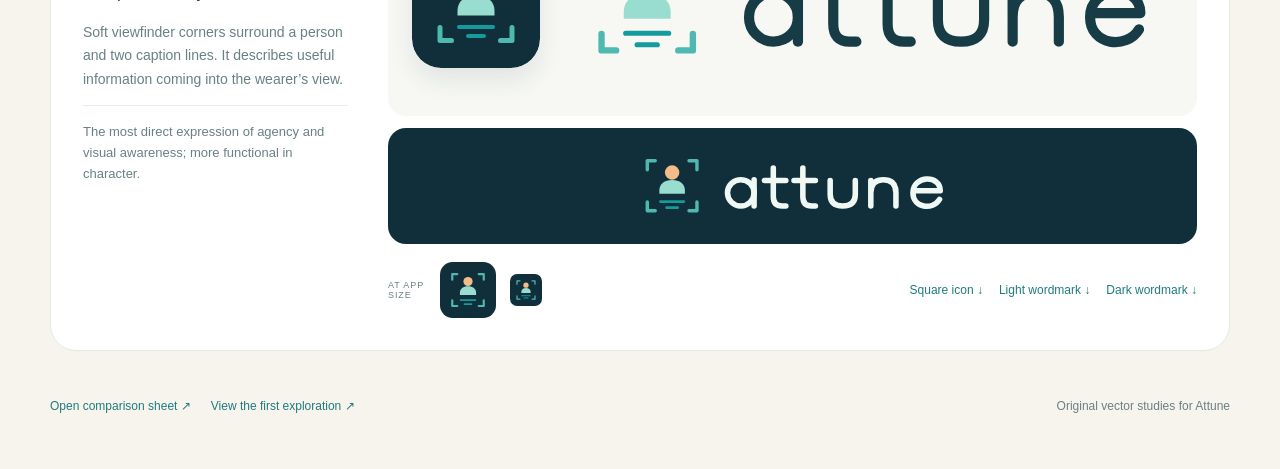
<file: web/phone/branding/round-two-gallery.html>
<!doctype html><html lang="en"><head><meta charset="utf-8"><meta name="viewport" content="width=device-width,initial-scale=1"><meta http-equiv="Content-Security-Policy" content="default-src 'none'; img-src 'self'; style-src 'self'; base-uri 'none'; object-src 'none'"><title>Attune · Connected everyday</title><link rel="stylesheet" href="./round-two.css"></head><body><main><header><p class="eyebrow">ATTUNE · EXPLORATION 02</p><h1>More connection.<br>More room to be yourself.</h1><p class="intro">Softer lettering. A clearer link to captions, the glasses, and the person wearing them.</p><p class="type-note">The new wordmark is custom rounded lettering: open lowercase forms, gentler weight, and softly finished strokes. Every letter is drawn as a vector, so it looks the same on any device.</p></header><section><div class="copy"><span class="number">01</span><h2>Conversation</h2><p class="tag">Caption bubbles that open like petals.</p><p>Two readable caption bubbles preserve the welcoming shape you liked. The warm dot suggests a person between them, as well as the optimism of a new day.</p><p class="take">My strongest direction for Attune: human, conversational, and still recognizable at a glance.</p></div><div class="visual"><div class="light"><img class="app-icon" src="round-two/conversation-icon.svg" alt="Conversation square app icon"><img class="wordmark" src="round-two/conversation-wordmark-light.svg" alt="Attune Conversation softly rounded wordmark"></div><div class="dark"><img src="round-two/conversation-wordmark-dark.svg" alt="Conversation wordmark on dark background"></div><div class="small-sizes"><span>AT APP SIZE</span><img width="56" height="56" src="round-two/conversation-icon.svg" alt="56 pixel icon"><img width="32" height="32" src="round-two/conversation-icon.svg" alt="32 pixel icon"><div class="downloads"><a href="round-two/conversation-icon.svg" download>Square icon ↓</a><a href="round-two/conversation-wordmark-light.svg" download>Light wordmark ↓</a><a href="round-two/conversation-wordmark-dark.svg" download>Dark wordmark ↓</a></div></div></div></section><section><div class="copy"><span class="number">02</span><h2>Shared view</h2><p class="tag">The product, in one small symbol.</p><p>The lenses carry caption lines, making the connection to the glasses immediate. A warm dot brings the wearer into the picture.</p><p class="take">The clearest hardware connection; especially useful on the glasses, packaging, and pairing screens.</p></div><div class="visual"><div class="light"><img class="app-icon" src="round-two/shared-view-icon.svg" alt="Shared view square app icon"><img class="wordmark" src="round-two/shared-view-wordmark-light.svg" alt="Attune Shared view softly rounded wordmark"></div><div class="dark"><img src="round-two/shared-view-wordmark-dark.svg" alt="Shared view wordmark on dark background"></div><div class="small-sizes"><span>AT APP SIZE</span><img width="56" height="56" src="round-two/shared-view-icon.svg" alt="56 pixel icon"><img width="32" height="32" src="round-two/shared-view-icon.svg" alt="32 pixel icon"><div class="downloads"><a href="round-two/shared-view-icon.svg" download>Square icon ↓</a><a href="round-two/shared-view-wordmark-light.svg" download>Light wordmark ↓</a><a href="round-two/shared-view-wordmark-dark.svg" download>Dark wordmark ↓</a></div></div></div></section><section><div class="copy"><span class="number">03</span><h2>In view</h2><p class="tag">The person stays at the center.</p><p>Soft viewfinder corners surround a person and two caption lines. It describes useful information coming into the wearer’s view.</p><p class="take">The most direct expression of agency and visual awareness; more functional in character.</p></div><div class="visual"><div class="light"><img class="app-icon" src="round-two/in-view-icon.svg" alt="In view square app icon"><img class="wordmark" src="round-two/in-view-wordmark-light.svg" alt="Attune In view softly rounded wordmark"></div><div class="dark"><img src="round-two/in-view-wordmark-dark.svg" alt="In view wordmark on dark background"></div><div class="small-sizes"><span>AT APP SIZE</span><img width="56" height="56" src="round-two/in-view-icon.svg" alt="56 pixel icon"><img width="32" height="32" src="round-two/in-view-icon.svg" alt="32 pixel icon"><div class="downloads"><a href="round-two/in-view-icon.svg" download>Square icon ↓</a><a href="round-two/in-view-wordmark-light.svg" download>Light wordmark ↓</a><a href="round-two/in-view-wordmark-dark.svg" download>Dark wordmark ↓</a></div></div></div></section><footer><a href="round-two/comparison.svg">Open comparison sheet ↗</a><a href="round-one.html">View the first exploration ↗</a><span>Original vector studies for Attune</span></footer></main></body></html>
</file>
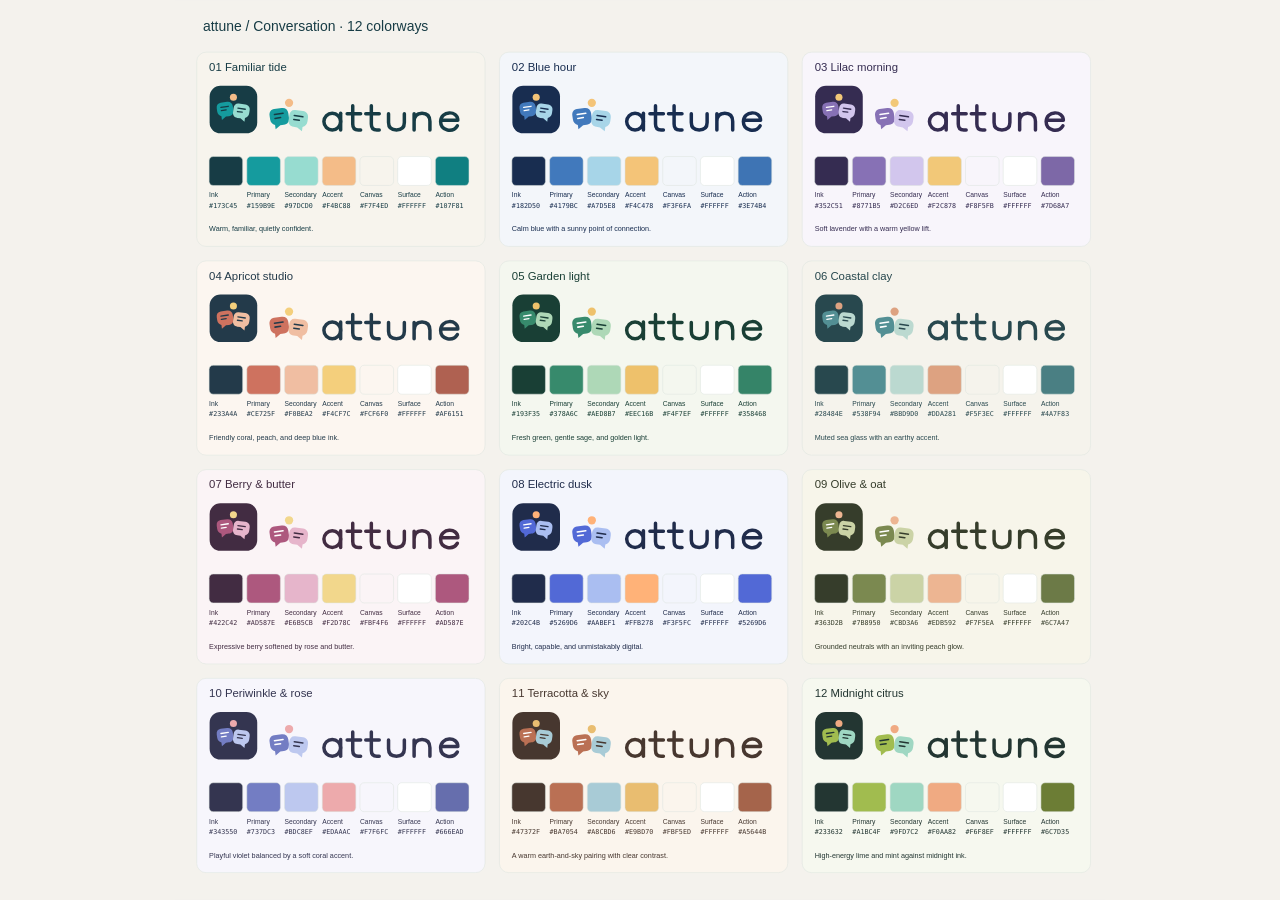
<file: web/phone/branding/colorways/sheet.html>
<!doctype html><html lang="en"><head><meta charset="utf-8"><title>Attune · Twelve colorways</title><link rel="stylesheet" href="sheet.css"></head><body><img src="all-colorways.svg" alt="Twelve Conversation logo palettes with labeled hex swatches"></body></html>
</file>
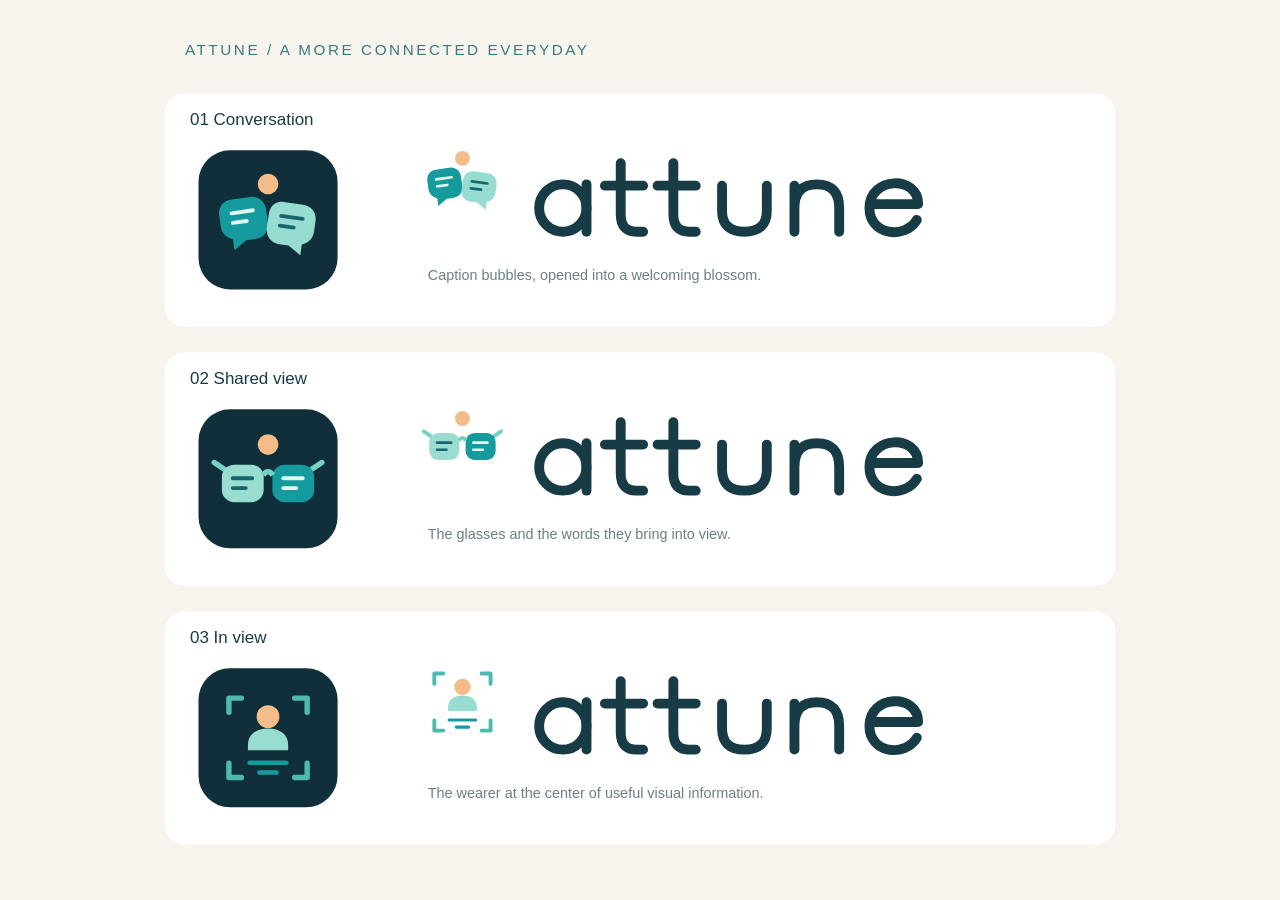
<file: web/phone/branding/round-two/sheet.html>
<!doctype html><html lang="en"><head><meta charset="utf-8"><title>Attune · Revised logo comparison</title><link rel="stylesheet" href="sheet.css"></head><body><img src="comparison.svg" alt="Three Attune concepts with square icons and softly rounded wordmarks: Conversation, Shared view, and In view."></body></html>
</file>
<file: web/phone/styles.css>
:root{font-family:-apple-system,BlinkMacSystemFont,"Segoe UI",sans-serif;font-synthesis:none;text-rendering:optimizeLegibility;-webkit-font-smoothing:antialiased}*{box-sizing:border-box}body{margin:0;min-height:100vh;display:grid;place-items:center;background:radial-gradient(circle at 15% 13%,#e9e3d9,transparent 29%),radial-gradient(circle at 88% 80%,#e7ded2,transparent 30%),#f3efe8;color:#071b34}.sprite{position:absolute;width:0;height:0;overflow:hidden}.desktop-hint{position:fixed;top:20px;left:24px;color:#566977;font-size:11px;font-weight:750;letter-spacing:.16em}.hint-dot{display:inline-block;width:8px;height:8px;border-radius:50%;background:#19a998;margin-right:8px}.hint-sep{padding:0 12px;color:#a6b0b0}.phone-shell{position:relative;width:min(414px,calc(100vw - 26px));height:min(852px,calc(100vh - 34px));padding:8px;border-radius:55px;background:linear-gradient(125deg,#3c4244,#080b0e 24%,#51595b 48%,#0d1012 74%,#384044);box-shadow:0 38px 90px #35433f40,0 10px 25px #23342c36,inset 0 0 0 2px #808681}.phone-shell:before{content:"";position:absolute;inset:3px;border:2px solid #090e10;border-radius:53px;pointer-events:none}.phone-screen{--bg:#faf9f6;--surface:#fff;--surface-soft:#eef3f1;--ink:#071b34;--muted:#637385;--line:#e1e8e8;--teal:#087c83;--teal-strong:#006670;--teal-wash:#dceeed;--button-text:#fff;--shadow:0 9px 26px #15372d0b;color:var(--ink);background:var(--bg);position:relative;height:100%;border-radius:47px;overflow:hidden;display:flex;flex-direction:column;transition:background .24s,color .24s}.phone-screen[data-theme=dark]{--bg:#081a21;--surface:#102a33;--surface-soft:#173740;--ink:#f5fafb;--muted:#a4bdd0;--line:#325c68;--teal:#54e8d9;--teal-strong:#49e5d7;--teal-wash:#19414a;--button-text:#08272d;--shadow:0 8px 24px #0002;background:radial-gradient(circle at 50% 6%,#102a34,#081a21 55%)}button,input,textarea,select{font:inherit}button{cursor:pointer;-webkit-tap-highlight-color:transparent}button:focus-visible,input:focus-visible,textarea:focus-visible,select:focus-visible{outline:3px solid #2dc9bb;outline-offset:3px}.status-bar{height:54px;flex:none;display:flex;align-items:center;justify-content:space-between;padding:9px 30px 0 34px;font-size:15px;font-weight:740;position:relative;z-index:2}.island{position:absolute;width:112px;height:29px;background:#06090a;border-radius:18px;left:50%;top:10px;transform:translateX(-50%)}.status-icons{display:flex;gap:6px;align-items:center;font-size:15px}.signal{font-size:12px;letter-spacing:-2px}.battery{width:20px;height:10px;border:1.6px solid currentColor;border-radius:3px;position:relative}.battery:before{content:"";position:absolute;inset:1.5px;background:currentColor;border-radius:1px}.battery:after{content:"";position:absolute;right:-4px;top:2px;width:2px;height:4px;background:currentColor;border-radius:0 2px 2px 0}.app-viewport{min-height:0;flex:1;overflow-y:auto;overscroll-behavior:contain;scrollbar-width:none}.app-viewport::-webkit-scrollbar{display:none}main{padding:15px 23px 28px;min-height:100%}.brand{display:flex;align-items:center;width:149px;height:40px;margin:0 0 23px}.brand-wordmark{display:block;width:149px;height:40px;object-fit:contain;object-position:left center}.eyebrow{font-size:11px;letter-spacing:.15em;color:var(--teal);font-weight:800;text-transform:uppercase;margin:0 0 8px}.title{font-size:37px;letter-spacing:-1.8px;line-height:1.07;margin:0 0 8px;font-weight:760}.subtitle{font-size:16px;color:var(--muted);line-height:1.4;margin:0 0 24px}.section-title{font-size:18px;letter-spacing:-.5px;margin:25px 0 12px;font-weight:750}.card{background:var(--surface);border:1px solid var(--line);border-radius:19px;box-shadow:var(--shadow)}.press-card{width:100%;text-align:left;color:inherit;display:flex;align-items:center;gap:13px;padding:16px;border:1px solid var(--line);border-radius:18px;background:var(--surface);box-shadow:var(--shadow);transition:transform .15s,background .15s}.press-card:active,.quick-reply:active,.primary:active,.outline:active{transform:scale(.985)}.press-card .grow{flex:1;min-width:0}.card-title{font-weight:730;font-size:15px}.card-sub{color:var(--muted);font-size:13px;margin-top:3px;line-height:1.35}.chevron{width:19px;height:19px;stroke:var(--muted);fill:none;stroke-width:2;flex:none}.icon{width:22px;height:22px;stroke:currentColor;fill:none;stroke-width:1.8;stroke-linecap:round;stroke-linejoin:round}.icon-fill{fill:currentColor}.icon-bubble{display:grid;place-items:center;width:43px;height:43px;border-radius:14px;background:var(--teal-wash);color:var(--teal-strong);flex:none}.connected-dot{display:block;width:15px;height:15px;background:#44be90;border:3px solid #d7f2e8;box-shadow:0 0 0 2px #44be9040;border-radius:50%;margin:0 13px 0 7px}.demo-pill{display:inline-flex;align-items:center;gap:6px;border-radius:99px;color:var(--teal-strong);background:var(--teal-wash);font-size:11px;font-weight:800;padding:6px 10px;letter-spacing:.04em;margin:0 0 14px}.demo-pill:before{content:"";width:6px;height:6px;background:#21bbac;border-radius:50%}.hero-title{font-size:34px;line-height:1.12;letter-spacing:-1.5px;margin:0 0 16px}.feature-card{margin-top:16px;background:linear-gradient(145deg,var(--teal-wash),var(--surface-soft));padding:18px;border-radius:22px;border:1px solid var(--line)}.feature-head{display:flex;align-items:center;gap:10px;font-size:20px;font-weight:770;margin-bottom:16px}.feature-head .icon{color:var(--teal-strong)}.conversation-preview{background:var(--surface);border-radius:17px;padding:8px 14px}.preview-line{display:flex;gap:11px;align-items:center;padding:10px 0}.preview-line+.preview-line{border-top:1px solid var(--line)}.avatar{display:grid;place-items:center;flex:none;width:40px;height:40px;border-radius:50%;background:#b3eae3;color:#07565e;font-size:20px;font-weight:740}.avatar.blue{background:#b9ddfb;color:#143a62}.avatar.amber{background:#ffe0aa;color:#76501f}.avatar.violet{background:#d8c8fa;color:#5e3d99}.preview-line strong{display:block;font-size:14px}.preview-line span{display:block;color:var(--muted);font-size:13px;margin-top:2px;white-space:nowrap;overflow:hidden;text-overflow:ellipsis;max-width:258px}.primary,.outline,.danger{border-radius:15px;min-height:49px;padding:12px 15px;font-size:15px;font-weight:730;display:inline-flex;align-items:center;justify-content:center;gap:9px;transition:transform .15s,filter .15s}.primary{background:var(--teal);border:1px solid var(--teal);color:var(--button-text)}.primary:hover{filter:brightness(1.09)}.outline{background:transparent;color:var(--teal-strong);border:1.5px solid var(--teal)}.danger{background:#a62635;color:#fff;border:1px solid #a62635}.full{width:100%}.feature-card .primary{margin-top:16px}.shortcuts{display:grid;grid-template-columns:1fr 1fr;gap:12px;margin-top:15px}.shortcut{padding:15px;min-height:121px;display:flex;flex-direction:column;align-items:flex-start;justify-content:space-between}.shortcut .icon-bubble{width:37px;height:37px}.shortcut-label{display:flex;align-items:center;justify-content:space-between;width:100%;gap:4px;font-size:14px;font-weight:700}.shortcut-label .chevron{width:15px;height:15px}.back{display:inline-flex;align-items:center;gap:2px;color:var(--teal-strong);background:none;border:0;padding:0;margin:2px 0 17px;font-size:14px;font-weight:690}.back .icon{width:18px;height:18px}.people-list{display:grid;gap:10px}.person-card{padding:13px 14px}.person-top{display:flex;align-items:center;gap:12px}.person-top .grow{flex:1}.person-actions{display:flex;gap:8px;margin-top:13px}.person-actions button{flex:1;min-height:39px;font-size:13px}.note{color:var(--muted);font-size:12px;line-height:1.5;margin:13px 2px}.note .icon{width:15px;height:15px;vertical-align:-3px;margin-right:4px}.info-card{display:flex;align-items:center;gap:11px;padding:14px;margin:14px 0;color:var(--teal-strong);background:var(--teal-wash);border-radius:15px;font-size:13px;font-weight:650}.info-card .icon{flex:none}.search-wrap{display:flex;align-items:center;gap:10px;border:1px solid var(--line);background:var(--surface-soft);border-radius:15px;padding:0 13px;height:48px;margin:0 0 17px}.search-wrap .icon{color:var(--muted)}.search-wrap input{border:0;outline:0;background:transparent;width:100%;min-width:0;color:var(--ink);font-size:14px}.search-wrap input::placeholder,textarea::placeholder{color:var(--muted)}.timeline{padding:17px}.timeline-head{display:flex;align-items:baseline;gap:9px;margin-bottom:17px;font-weight:740}.timeline-head small{color:var(--muted);font-weight:500}.timeline-row{display:grid;grid-template-columns:16px 1fr;gap:12px;padding-bottom:20px}.timeline-row:last-child{padding-bottom:0}.timeline-rail{display:flex;align-items:center;flex-direction:column}.timeline-dot{width:15px;height:15px;border-radius:50%;background:#11a89f;flex:none}.timeline-dot.violet{background:#8e6ac7}.timeline-dot.blue{background:#3981df}.timeline-stem{width:1px;flex:1;background:var(--line);margin-top:4px}.timeline-name{font-size:13px;font-weight:760;color:var(--teal-strong)}.timeline-name.violet{color:#9370c8}.timeline-name.blue{color:#3981df}.timeline-time{font-size:12px;color:var(--muted);margin-left:10px;font-weight:500}.timeline-text{font-size:16px;line-height:1.35;margin:5px 0 0}.empty{padding:35px 18px;text-align:center;color:var(--muted);font-size:14px;line-height:1.5}.compose{width:100%;min-height:130px;resize:vertical;border:1.5px solid var(--teal);background:var(--surface);border-radius:19px;padding:16px;color:var(--ink);font-size:20px;line-height:1.35;outline:0}.compose:focus{box-shadow:0 0 0 3px #3bdbc83d}.form-row{display:grid;grid-template-columns:1fr 1fr;gap:10px;margin:10px 0 14px}.select-wrap{position:relative}.select-wrap select{appearance:none;width:100%;height:46px;padding:0 27px 0 14px;background:var(--surface);border:1px solid var(--line);border-radius:13px;color:var(--ink);font-size:14px}.select-wrap:after{content:"⌄";position:absolute;right:12px;top:8px;color:var(--muted);pointer-events:none}.quick-list{display:grid;gap:9px}.quick-reply{width:100%;text-align:left;background:var(--surface-soft);border:1px solid transparent;border-radius:15px;padding:15px 17px;color:var(--ink);font-size:15px;transition:transform .15s}.setting-label{font-size:15px;font-weight:730;margin:23px 0 11px}.setting-group{overflow:hidden}.setting-row{display:flex;align-items:center;gap:12px;width:100%;min-height:64px;padding:12px 14px;border:0;background:transparent;text-align:left;color:var(--ink)}.setting-row+.setting-row{border-top:1px solid var(--line)}.setting-row .grow{flex:1}.setting-row .icon-bubble{width:36px;height:36px;border-radius:11px}.switch{position:relative;width:47px;height:28px;background:#aebec2;border-radius:99px;flex:none;transition:background .2s}.switch:after{content:"";position:absolute;width:22px;height:22px;background:#fff;box-shadow:0 1px 3px #0003;border-radius:50%;top:3px;left:3px;transition:transform .2s}.switch.on{background:var(--teal)}.switch.on:after{transform:translateX(19px)}.segmented{display:flex;padding:4px;background:var(--surface-soft);border-radius:14px;gap:4px}.segmented button{flex:1;border:0;background:transparent;border-radius:10px;color:var(--muted);min-height:37px;font-size:13px;font-weight:730}.segmented button.selected{color:var(--ink);background:var(--surface);box-shadow:0 2px 8px #0001}.action-stack{display:grid;gap:11px;margin-top:20px}.live-caption{margin-top:12px;padding:14px 16px}.live-caption strong{font-size:13px;color:var(--teal-strong)}.live-caption p{font-size:17px;margin:6px 0 0;line-height:1.35}.subtle-center{text-align:center;color:var(--muted);font-size:12px;margin-top:10px}.tab-bar{height:75px;flex:none;display:grid;grid-template-columns:repeat(4,1fr);align-items:stretch;border-top:1px solid var(--line);background:var(--bg);padding:2px 11px 0}.tab{border:0;background:none;color:var(--muted);display:flex;flex-direction:column;align-items:center;justify-content:center;gap:4px;font-size:11px;font-weight:580}.tab .icon,.tab svg{width:23px;height:23px;fill:none;stroke:currentColor;stroke-width:1.7;stroke-linecap:round;stroke-linejoin:round}.tab.active{color:var(--teal-strong);font-weight:750}.tab.active:after{content:"";position:absolute;bottom:22px;width:23px;height:2px;background:var(--teal);border-radius:5px}.home-indicator{position:absolute;bottom:6px;left:50%;transform:translateX(-50%);width:104px;height:4px;border-radius:10px;background:var(--ink);z-index:2}.toast{position:absolute;bottom:92px;left:22px;right:22px;padding:11px 15px;background:var(--ink);color:var(--bg);border-radius:13px;font-size:13px;box-shadow:0 8px 23px #0003;opacity:0;transform:translateY(8px);pointer-events:none;transition:opacity .2s,transform .2s;text-align:center;z-index:5}.toast.show{opacity:1;transform:translateY(0)}@media(max-width:600px){body{display:block;background:#000}.desktop-hint{display:none}.phone-shell{width:100%;height:100dvh;padding:0;border:0;border-radius:0;box-shadow:none}.phone-shell:before{display:none}.phone-screen{border-radius:0}.status-bar{padding-top:max(9px,env(safe-area-inset-top));height:calc(54px + env(safe-area-inset-top))}.tab-bar{height:calc(75px + env(safe-area-inset-bottom));padding-bottom:env(safe-area-inset-bottom)}.home-indicator{bottom:max(6px,env(safe-area-inset-bottom))}}@media(max-height:700px) and (min-width:601px){.phone-shell{height:calc(100vh - 18px)}}@media(prefers-reduced-motion:reduce){*,*:before,*:after{scroll-behavior:auto!important;transition:none!important;animation:none!important}}
.card-title,.card-sub{display:block}.preview-line .grow span{display:block;color:var(--muted);font-size:13px;margin-top:2px;white-space:nowrap;overflow:hidden;text-overflow:ellipsis;max-width:258px}.preview-line .avatar{display:grid;color:#07565e;font-size:20px;margin-top:0;overflow:visible}.preview-line .avatar.blue{color:#143a62}

/* Live link to the Attune engine (connection state, alerts, live captions) */
.hint-dot.demo{background:#c79a3a}.hint-dot.off{background:#d9534f;animation:pulse-dot 1.2s ease-in-out infinite}
.demo-pill.live-pill{color:#0b6b45;background:#d6f3e6}.demo-pill.live-pill:before{background:#23b37a;box-shadow:0 0 0 3px #23b37a33}
.demo-pill.offline-pill{color:#8a3a24;background:#fbe3da}.demo-pill.offline-pill:before{background:#d9534f;animation:pulse-dot 1.2s ease-in-out infinite}
.phone-screen[data-theme=dark] .demo-pill.live-pill{color:#7cf5d6;background:#123c38}.phone-screen[data-theme=dark] .demo-pill.offline-pill{color:#ffb4a3;background:#3d2020}
.connected-dot.paused{background:#e0a526;border-color:#fbecc8;box-shadow:0 0 0 2px #e0a52640}.connected-dot.off{background:#d9534f;border-color:#f7d6d5;box-shadow:0 0 0 2px #d9534f40}
.proposal-card{margin:14px 0 4px;border-color:#f0c77a}
.alert-banner{position:absolute;z-index:4;top:58px;left:14px;right:14px;display:flex;align-items:center;gap:12px;padding:12px 12px 12px 14px;border-radius:18px;background:#c9302c;color:#fff;box-shadow:0 14px 34px #7a141440;transform:translateY(-140%);opacity:0;transition:transform .3s cubic-bezier(.2,.8,.2,1),opacity .2s;pointer-events:none}
.alert-banner.show{transform:none;opacity:1;pointer-events:auto;animation:alert-glow 1.6s ease-in-out infinite}
.alert-banner .grow{flex:1;min-width:0;display:flex;flex-direction:column;gap:2px}.alert-banner strong{font-size:16px}.alert-banner span{font-size:13px;opacity:.9}
.alert-icon{flex:none;width:36px;height:36px;border-radius:12px;display:grid;place-items:center;background:#ffffff2e;font-weight:900;font-size:19px}
.alert-ack{flex:none;border:0;border-radius:12px;padding:9px 14px;background:#fff;color:#8f1d1a;font-weight:760}
.alert-mute{flex:none;border:1px solid #ffffff8c;border-radius:12px;padding:8px 10px;background:transparent;color:#fff;font-weight:680;font-size:13px}
/* A-40: everyday sounds wear their own colour and don't pulse like an alarm */
.alert-banner.everyday{background:var(--alert-bg,#c9302c);box-shadow:0 14px 34px #0003}.alert-banner.everyday.show{animation:none}.alert-banner.everyday .alert-ack{color:var(--alert-bg,#8f1d1a)}
.live-feed{display:flex;flex-direction:column}
.live-caption.draft p{color:var(--muted);font-style:italic}.live-caption.mine{background:var(--surface-soft)}
.live-head{display:flex;align-items:center;gap:8px}.live-head .timeline-time{margin-left:auto}
.live-name{font-size:13px;font-weight:760;color:var(--teal-strong)}.live-name.violet{color:#9370c8}.live-name.blue{color:#3981df}.live-name.amber{color:#b7791f}
.lang-tag,.side-tag{font-size:10.5px;font-weight:800;letter-spacing:.06em;padding:2px 7px;border-radius:99px;background:var(--teal-wash);color:var(--teal-strong)}.side-tag{letter-spacing:0;font-weight:700}
.live-caption p.orig,.timeline-trans{font-size:13px;color:var(--muted);font-style:italic;margin:4px 0 0}
.quick-reply.suggestion{background:var(--teal-wash);border-color:var(--teal-wash);color:var(--teal-strong);font-weight:650}
.empty.compact{padding:18px}
.primary.busy{opacity:.75;animation:pulse-btn 1s ease-in-out infinite}
@keyframes pulse-dot{50%{opacity:.35}}@keyframes pulse-btn{50%{opacity:.55}}@keyframes alert-glow{50%{box-shadow:0 14px 40px #ff4d4f80}}
@media (prefers-reduced-motion:reduce){.alert-banner,.alert-banner.show,.hint-dot.off,.primary.busy{animation:none;transition:none}}
.primary.speak-live{margin-top:14px}
/* P-39: the active tab's bar sits on the tab bar's top edge; it used to be placed from the
   screen's bottom and struck through the label ("Home" looked crossed out) */
.tab-bar .tab{position:relative}
.tab-bar .tab.active::after{top:-3px;bottom:auto;left:50%;transform:translateX(-50%);width:28px;height:3px;border-radius:0 0 3px 3px}
.lang-tag,.side-tag{font-size:11px}
</file>
<file: web/phone/apricot-studio.css>
/* Optional Apricot Studio palette. Enabled only with ?palette=apricot. */
body.palette-apricot-preview {
  background:
    radial-gradient(circle at 16% 12%, #f0bea250, transparent 31%),
    radial-gradient(circle at 86% 83%, #f4cf7c3d, transparent 30%),
    #fcf6f0;
}

.palette-apricot {
  --bg: #fcf6f0;
  --surface: #ffffff;
  --surface-soft: #f8e9df;
  --ink: #233a4a;
  --muted: #775f5a;
  --line: #ead8ce;
  --teal: #af6151;
  --teal-strong: #9c4f43;
  --teal-wash: #f5ddd0;
  --button-text: #ffffff;
  --shadow: 0 9px 27px #7d43320f;
}

.palette-apricot[data-theme="dark"] {
  --bg: #172c39;
  --surface: #233d4a;
  --surface-soft: #314b56;
  --ink: #fff9f5;
  --muted: #e7bba9;
  --line: #5f5a5d;
  --teal: #f08b73;
  --teal-strong: #f5a38e;
  --teal-wash: #553d3d;
  --button-text: #233a4a;
  --shadow: 0 8px 25px #0003;
  background: radial-gradient(circle at 50% 6%, #2f4854, #172c39 56%);
}

.palette-apricot .brand {
  width: 147px;
  height: 40px;
  background: url("./branding/colorways/04-apricot-studio-wordmark-light.svg") left center / contain no-repeat;
  margin-bottom: 23px;
}

.palette-apricot[data-theme="dark"] .brand {
  background-image: url("./branding/colorways/04-apricot-studio-wordmark-dark.svg");
}

.palette-apricot .brand > * { display: none; }
.palette-apricot .demo-pill:before { background: #ce725f; }
.palette-apricot .feature-card {
  background: linear-gradient(145deg, #f5ddd0, #fff3e8);
}
.palette-apricot[data-theme="dark"] .feature-card {
  background: linear-gradient(145deg, #553d3d, #314b56);
}
.palette-apricot .avatar { background: #f0bea2; color: #5e382f; }
.palette-apricot .avatar.blue { background: #b9d5dc; color: #233a4a; }
.palette-apricot .avatar.amber { background: #f4cf7c; color: #5b4321; }
.palette-apricot .avatar.violet { background: #d7b9d0; color: #593c55; }
.palette-apricot .timeline-dot { background: #ce725f; }
.palette-apricot .timeline-dot.violet { background: #9a688e; }
.palette-apricot .timeline-dot.blue { background: #5f93a3; }
.palette-apricot .timeline-name.violet { color: #8c577f; }
.palette-apricot .timeline-name.blue { color: #477f91; }
.palette-apricot button:focus-visible,
.palette-apricot input:focus-visible,
.palette-apricot textarea:focus-visible,
.palette-apricot select:focus-visible { outline-color: #ce725f; }
/* the 11 px eyebrow needs the darker accent to reach 4.5:1 on the cream background (P-39) */
.palette-apricot .eyebrow { color: var(--teal-strong); }
</file>
<file: web/phone/enroll.css>
.tab-bar { grid-template-columns: repeat(5, 1fr); padding-inline: 7px; }
.tab { min-width: 0; }
.tab.active::after { bottom: 22px; }

.enroll-steps { display: flex; gap: 5px; margin: -3px 0 17px; }
.enroll-step { flex: 1; display: flex; align-items: center; gap: 5px; color: var(--muted); font-size: 11px; font-weight: 700; }
.enroll-step b { display: grid; place-items: center; width: 20px; height: 20px; border-radius: 50%; background: var(--surface-soft); font-size: 11px; }
.enroll-step.current { color: var(--teal-strong); }
.enroll-step.current b { background: var(--teal-wash); }

.enroll-photo { position: relative; height: min(400px, 100vw); display: grid; place-items: center; overflow: hidden; margin-bottom: 12px; background: var(--surface-soft); }
.enroll-preview { display: none; width: 100%; height: 100%; object-fit: contain; background: var(--surface-soft); }
.enroll-photo.has-image .enroll-preview { display: block; }
.enroll-photo-placeholder { display: grid; justify-items: center; gap: 10px; max-width: 210px; text-align: center; color: var(--muted); font-size: 14px; line-height: 1.35; }
.enroll-photo-placeholder .icon { width: 38px; height: 38px; color: var(--teal-strong); }
.enroll-photo.has-image .enroll-photo-placeholder { display: none; }
.enroll-camera-label { position: absolute; left: 12px; bottom: 12px; padding: 5px 8px; border-radius: 7px; background: var(--surface); color: var(--teal-strong); font-size: 10px; font-weight: 800; letter-spacing: .06em; }
.enroll-faces { display: flex; gap: 8px; margin: -4px 0 14px; }
.enroll-face { width: 54px; height: 54px; padding: 2px; border: 2px solid var(--line); border-radius: 13px; background: var(--surface); overflow: hidden; }
.enroll-face.selected { border-color: var(--teal); }
.enroll-face img { width: 100%; height: 100%; object-fit: cover; border-radius: 9px; }
.enroll-form { display: grid; gap: 14px; padding: 17px; margin-top: 17px; }
.enroll-label { display: grid; gap: 8px; font-size: 14px; font-weight: 730; }
.enroll-name { width: 100%; min-height: 47px; padding: 11px 13px; border: 1px solid var(--line); border-radius: 12px; color: var(--ink); background: var(--surface-soft); }
.enroll-consent { display: flex; align-items: flex-start; gap: 10px; color: var(--muted); font-size: 12px; line-height: 1.45; cursor: pointer; }
.enroll-consent input { flex: none; width: 18px; height: 18px; margin: 0; accent-color: var(--teal); }
.enroll-progress { display: grid; gap: 13px; padding: 17px; }
.enroll-progress-row { display: flex; align-items: center; gap: 11px; color: var(--muted); font-size: 14px; line-height: 1.35; }
.enroll-progress-row b { flex: none; display: grid; place-items: center; width: 28px; height: 28px; border-radius: 50%; background: var(--surface-soft); color: var(--teal-strong); }
.enroll-progress-row.ok { color: var(--teal-strong); font-weight: 700; }
.enroll-progress-row.ok b { background: var(--teal-wash); }
.enroll-progress-row.fail { color: #a62635; }
.enroll-prompt-label { margin: 21px 0 8px; }
.enroll-prompt { padding: 18px; font-size: 19px; font-weight: 680; line-height: 1.38; }
.enroll-again { margin-top: 9px; }
.enroll-skip { margin-top: 13px; }
.enroll-privacy { font-weight: 560; line-height: 1.4; }
.enroll-form button:disabled, .enroll-photo + button:disabled { opacity: .52; cursor: not-allowed; }
.enroll-contacts { margin-top: 13px; }
.contact-actions { display: grid; gap: 9px; }
.contact-avatar { object-fit: cover; border: 2px solid var(--surface); }
.contact-photo .enroll-preview { object-fit: contain; }
.contact-file { width: 100%; max-width: 100%; color: var(--muted); font-size: 13px; }
.contact-file::file-selector-button { border: 1px solid var(--teal); background: var(--teal-wash); color: var(--teal-strong); border-radius: 10px; padding: 9px 11px; margin-right: 9px; font-weight: 700; }
.contact-editor { display: grid; gap: 2px; margin-top: 13px; }
</file>
<file: web/phone/save.css>
/* "Save this person?" consent sheet (P-29): web/phone/save.js */
.save-scrim { position: absolute; inset: 0; z-index: 6; background: #06121a66; animation: save-fade .2s ease-out; }
.save-sheet {
  position: absolute; z-index: 7; left: 0; right: 0; bottom: 0; max-height: 86%; overflow-y: auto;
  padding: 10px 22px 34px; border-radius: 28px 28px 0 0; background: var(--bg); color: var(--ink);
  box-shadow: 0 -18px 46px #0b1d2530; border-top: 1px solid var(--line);
  animation: save-rise .25s cubic-bezier(.2, .8, .2, 1);
}
.save-sheet[hidden], .save-scrim[hidden] { display: none; }
.save-grip { width: 42px; height: 5px; margin: 0 auto 16px; border-radius: 5px; background: var(--line); }
.save-head { display: flex; align-items: center; gap: 14px; margin-bottom: 12px; }
.save-head .grow { flex: 1; min-width: 0; }
.save-head .eyebrow { margin: 0 0 4px; }
.save-title { margin: 0; font-size: 26px; line-height: 1.12; letter-spacing: -.8px; font-weight: 770; overflow-wrap: anywhere; }
.save-avatar { flex: none; display: grid; place-items: center; width: 56px; height: 56px; border-radius: 50%; background: var(--teal-wash); color: var(--teal-strong); font-size: 25px; font-weight: 780; box-shadow: 0 0 0 3px var(--bg), 0 0 0 5px var(--teal); }
.save-sheet[data-phase=saving] .save-avatar { animation: save-ring 1.4s ease-in-out infinite; }
.save-sheet[data-phase=saved] .save-avatar { background: var(--teal); color: var(--button-text); }
.save-sheet[data-phase=failed] .save-avatar, .save-sheet[data-phase=cancelled] .save-avatar, .save-sheet[data-phase=hint] .save-avatar { box-shadow: 0 0 0 3px var(--bg), 0 0 0 5px var(--line); color: var(--muted); background: var(--surface-soft); }
.save-lead { margin: 4px 0 14px; color: var(--muted); font-size: 15px; line-height: 1.4; }
.save-consent { display: flex; align-items: flex-start; gap: 12px; padding: 15px; border: 1.5px solid var(--teal); border-radius: 17px; background: var(--surface); font-size: 16px; font-weight: 650; line-height: 1.38; cursor: pointer; }
.save-consent input { flex: none; width: 24px; height: 24px; margin: 0; accent-color: var(--teal); }
.save-actions { display: grid; grid-template-columns: 1fr 1.4fr; gap: 10px; margin-top: 14px; }
.save-actions button:disabled { opacity: .5; cursor: not-allowed; }
.save-count { margin: 12px 2px 0; color: var(--muted); font-size: 12px; text-align: center; }
.save-privacy { margin: 14px 0 0; padding: 12px 14px; border-radius: 14px; background: var(--teal-wash); color: var(--teal-strong); font-size: 12.5px; font-weight: 600; line-height: 1.4; }
.save-steps { display: grid; gap: 12px; margin: 8px 0 14px; padding: 16px; border: 1px solid var(--line); border-radius: 18px; background: var(--surface); }
.save-step { display: flex; align-items: center; gap: 12px; color: var(--muted); }
.save-step .grow { flex: 1; min-width: 0; }
.save-step b { flex: none; display: grid; place-items: center; width: 28px; height: 28px; border-radius: 50%; background: var(--surface-soft); color: var(--teal-strong); font-size: 14px; }
.save-step.run b { box-shadow: inset 0 0 0 2px var(--teal); }
.save-step.ok { color: var(--teal-strong); }
.save-step.ok b { background: var(--teal); color: var(--button-text); animation: save-pop .25s ease-out; }
.save-step.fail { color: #a62635; }
.save-step.fail b { background: #fbe3da; color: #a62635; }
.save-step-top { display: flex; align-items: baseline; justify-content: space-between; font-size: 15px; font-weight: 720; }
.save-step-top small { font-size: 12px; font-weight: 650; }
.save-bar { height: 6px; margin-top: 7px; border-radius: 6px; background: var(--surface-soft); overflow: hidden; }
.save-bar i { display: block; height: 100%; width: calc(var(--p, 0) * 100%); border-radius: 6px; background: linear-gradient(90deg, #2cceba, var(--teal)); transition: width .2s ease-out; }
.save-status { margin: 0 0 14px; font-size: 15px; font-weight: 650; line-height: 1.4; color: var(--teal-strong); }
.save-status.failed, .save-status.cancelled, .save-status.hint { color: var(--muted); }
@keyframes save-rise { from { transform: translateY(40%); opacity: 0; } }
@keyframes save-fade { from { opacity: 0; } }
@keyframes save-ring { 50% { box-shadow: 0 0 0 3px var(--bg), 0 0 0 8px var(--teal-wash); } }
@keyframes save-pop { from { transform: scale(.6); } }
@media (prefers-reduced-motion: reduce) { .save-sheet, .save-scrim, .save-avatar, .save-step b, .save-bar i { animation: none !important; transition: none !important; } }
</file>
<file: web/phone/station.css>
/* Save at the laptop (the enrollment station, P-35): web/phone/station.js.
   Colours come from the phone's palette variables, so ?palette=apricot and dark mode follow. */
.st-overlay {
  position: absolute; inset: 0; z-index: 9; display: flex; flex-direction: column;
  padding-top: calc(38px + env(safe-area-inset-top)); background: var(--bg); color: var(--ink);
  animation: st-in .22s ease-out;
}
.st-overlay[hidden] { display: none; }
.st-scroll { flex: 1; min-height: 0; overflow-y: auto; overscroll-behavior: contain; padding: 14px 22px calc(26px + env(safe-area-inset-bottom)); scrollbar-width: none; }
.st-scroll::-webkit-scrollbar { display: none; }
.st-head { margin-bottom: 12px; }
.st-head .eyebrow { margin: 0 0 6px; }
.st-title { margin: 0; font-size: 27px; line-height: 1.12; letter-spacing: -.8px; font-weight: 770; overflow-wrap: anywhere; }
.st-title:focus, .st-title:focus-visible { outline: none; } /* focused only so screen readers read it */
.st-lead { margin: 6px 0 14px; color: var(--muted); font-size: 15.5px; line-height: 1.45; }
.st-note { margin: 12px 2px 0; color: var(--muted); font-size: 12.5px; line-height: 1.45; }
.st-sr { position: absolute; width: 1px; height: 1px; margin: -1px; padding: 0; overflow: hidden; clip: rect(0 0 0 0); white-space: nowrap; border: 0; }

.st-steps { display: flex; gap: 6px; margin: 0 0 14px; padding: 0; list-style: none; }
.st-step { flex: 1; display: flex; align-items: center; gap: 6px; color: var(--muted); font-size: 12px; font-weight: 700; }
.st-step b { display: grid; place-items: center; flex: none; width: 22px; height: 22px; border-radius: 50%; background: var(--surface-soft); font-size: 11px; }
.st-step.current { color: var(--teal-strong); }
.st-step.current b { box-shadow: inset 0 0 0 2px var(--teal); background: var(--teal-wash); }
.st-step.ok b { background: var(--teal); color: var(--button-text); }

/* the live preview: a 3:4 picture, mirrored like a selfie camera, with an oval to line up with */
.st-cam { position: relative; width: min(100%, calc(44vh * .75)); aspect-ratio: 3 / 4; margin: 0 auto; border-radius: 22px; overflow: hidden; background: var(--surface-soft); box-shadow: var(--shadow); }
.st-mirror { position: absolute; inset: 0; transform: scaleX(-1); }
.st-img { display: block; width: 100%; height: 100%; object-fit: cover; opacity: 0; transition: opacity .2s; }
.st-cam.has-image .st-img { opacity: 1; }
.st-box { position: absolute; border: 2px solid #ffffffb3; border-radius: 12px; box-shadow: 0 0 0 1px #0003; transition: left .12s linear, top .12s linear, width .12s linear, height .12s linear; }
.st-box[hidden] { display: none; }
.st-cam.ok .st-box { border-color: #2cceba; }
.st-oval { position: absolute; left: 50%; top: 45%; width: 62%; height: 60%; transform: translate(-50%, -50%); border: 3px dashed #ffffffd9; border-radius: 50%; box-shadow: 0 0 0 999px #0b1d2533; pointer-events: none; transition: border-color .2s; }
.st-cam.ok .st-oval { border-style: solid; border-color: #2cceba; }
.st-cam-label { position: absolute; left: 10px; bottom: 10px; padding: 4px 8px; border-radius: 7px; background: var(--surface); color: var(--teal-strong); font-size: 10px; font-weight: 800; letter-spacing: .06em; }
.st-cam-wait { position: absolute; inset: 0; display: grid; place-items: center; color: var(--muted); font-size: 14px; }
.st-cam.has-image .st-cam-wait { display: none; }

.st-hint { min-height: 1.4em; margin: 14px 2px 10px; font-size: 18px; font-weight: 720; line-height: 1.35; color: var(--teal-strong); text-align: center; }

.st-progress-wrap { margin: 8px 0 4px; }
.st-progress-label { display: flex; justify-content: space-between; align-items: baseline; font-size: 13px; font-weight: 720; color: var(--muted); margin-bottom: 6px; }
.st-progress-label small { font-size: 12px; font-weight: 650; }
.st-progress { height: 8px; border-radius: 8px; background: var(--surface-soft); overflow: hidden; }
.st-progress i { display: block; height: 100%; width: calc(var(--p, 0) * 100%); border-radius: 8px; background: var(--teal); transition: width .2s ease-out; }

/* the sentence and the level meter */
.st-sentence { margin: 4px 0 16px; padding: 18px; border: 1px solid var(--line); border-left: 4px solid var(--teal); border-radius: 16px; background: var(--surface); font-size: 21px; font-weight: 650; line-height: 1.45; letter-spacing: -.2px; }
.st-meter { position: relative; height: 18px; border-radius: 10px; background: var(--surface-soft); overflow: hidden; }
.st-meter i { position: absolute; left: 0; top: 0; bottom: 0; width: calc(var(--level, 0) * 100%); background: var(--muted); border-radius: 10px; transition: width .07s linear; }
.st-meter.speech i { background: var(--teal); }
.st-meter.loud i { background: #c0453a; }

.st-actions { display: grid; gap: 10px; margin-top: 20px; }
.st-actions button:disabled { opacity: .5; cursor: not-allowed; }
.st-link { min-height: 44px; border: 0; background: none; color: var(--muted); font-size: 14px; font-weight: 680; text-decoration: underline; text-underline-offset: 3px; }

.st-spinner { width: 46px; height: 46px; margin: 26px auto; border-radius: 50%; border: 4px solid var(--teal-wash); border-top-color: var(--teal); animation: st-spin 1s linear infinite; }

.st-summary { display: grid; gap: 10px; margin: 6px 0 12px; padding: 16px; list-style: none; border: 1px solid var(--line); border-radius: 18px; background: var(--surface); }
.st-summary li { display: flex; align-items: center; gap: 10px; font-size: 15px; font-weight: 700; }
.st-summary li::before { content: ""; flex: none; width: 24px; height: 24px; border-radius: 50%; background: var(--surface-soft); }
.st-summary li.ok { color: var(--teal-strong); }
.st-summary li.ok::before { content: "✓"; display: grid; place-items: center; background: var(--teal); color: var(--button-text); font-size: 14px; }
.st-summary li.later { color: var(--muted); font-weight: 600; }

/* Enroll tab, station mode */
.st-start { display: grid; gap: 14px; padding: 17px; margin-top: 4px; }
.st-start-lead { margin: 0; color: var(--muted); font-size: 14px; line-height: 1.45; }
.st-consent { display: flex; align-items: flex-start; gap: 12px; padding: 14px; border: 1.5px solid var(--teal); border-radius: 15px; background: var(--surface); font-size: 14.5px; font-weight: 620; line-height: 1.4; cursor: pointer; }
.st-consent input { flex: none; width: 22px; height: 22px; margin: 0; accent-color: var(--teal); }
.st-start button:disabled { opacity: .5; cursor: not-allowed; }
.st-howto { margin: 16px 4px 0; padding-left: 20px; color: var(--muted); font-size: 13.5px; line-height: 1.5; }
.st-howto li + li { margin-top: 5px; }

@keyframes st-in { from { opacity: 0; transform: translateY(12px); } }
@keyframes st-spin { to { transform: rotate(360deg); } }
@media (prefers-reduced-motion: reduce) { .st-overlay, .st-spinner, .st-box, .st-progress i, .st-meter i { animation: none !important; transition: none !important; } }
</file>
<file: web/phone/speech-settings.css>
.speech-settings-form { display: grid; gap: 10px; padding: 18px; }
.speech-settings-form h3, .speech-settings-form p { margin: 0; }
.speech-settings-form label { font-size: 13px; font-weight: 600; }
.speech-settings-form input { width: 100%; min-width: 0; box-sizing: border-box; padding: 12px; border: 1px solid var(--line, #ccd8d6); border-radius: 10px; background: transparent; color: inherit; font: inherit; }
.speech-settings-form input:focus-visible { outline: 2px solid var(--accent, #157f72); outline-offset: 2px; }
.speech-settings-form button { margin-top: 4px; }
.speech-settings-form input:disabled, .speech-settings-form button:disabled { opacity: .55; }
</file>
<file: web/phone/cloud-settings.css>
/* Cloud captions (Google) in Settings and the calm "Cloud captions on" pill (P-48). */
.cloud-settings-card { display: grid; gap: 10px; padding: 8px 18px 18px; }
.cloud-settings-card p { margin: 0; }
.cloud-settings-card label { font-size: 13px; font-weight: 600; }
.cloud-switch { margin: 0 -14px; min-height: 60px; }
.cloud-switch:disabled { opacity: .55; cursor: default; }
.cloud-switch .card-title, .cloud-switch .card-sub { display: block; }
.cloud-bubble .cloud-glyph { width: 20px; height: 20px; }
.cloud-switch .card-sub.cloud-attention { color: var(--ink); }
.cloud-privacy { padding: 10px 12px; border-radius: 12px; background: var(--surface-soft); color: var(--ink); }
.cloud-settings-card .select-wrap select:disabled { opacity: .55; }
.cloud-settings-form { display: grid; gap: 10px; margin-top: 6px; padding-top: 14px; border-top: 1px solid var(--line); }
.cloud-settings-form input { width: 100%; min-width: 0; box-sizing: border-box; padding: 12px; border: 1px solid var(--line, #ccd8d6); border-radius: 10px; background: transparent; color: inherit; font: inherit; }
.cloud-settings-form input:focus-visible { outline: 2px solid var(--accent, #157f72); outline-offset: 2px; }
.cloud-settings-form button { margin-top: 4px; }
.cloud-settings-form input:disabled, .cloud-settings-form button:disabled { opacity: .55; }

/* the badge: the app's pill shape in a quiet sky blue, never an alert colour, never animated */
.cloud-glyph { fill: none; stroke: currentColor; stroke-width: 1.9; stroke-linejoin: round; flex: none; }
.pill-row { display: flex; flex-wrap: wrap; align-items: center; gap: 6px; margin: 0 0 14px; }
.pill-row .demo-pill { margin: 0; }
.demo-pill.cloud-pill { color: #1f4f86; background: #e2eefb; }
.demo-pill.cloud-pill:before { display: none; }
.demo-pill.cloud-pill .cloud-glyph { width: 14px; height: 14px; }
.cloud-pill .cloud-quiet { font-weight: 650; letter-spacing: .02em; opacity: .72; }
.phone-screen[data-theme=dark] .demo-pill.cloud-pill { color: #a9d0ff; background: #163049; }
</file>
<file: web/phone/branding/round-two.css>
:root { font-family: 'Avenir Next', -apple-system, sans-serif; color: #173c45; background: #f7f4ed; -webkit-font-smoothing: antialiased; }
* { box-sizing: border-box; }
body { margin: 0; }
main { max-width: 1260px; margin: auto; padding: 66px 40px 32px; }
header { max-width: 790px; margin-bottom: 48px; }
.eyebrow { font-size: 12px; letter-spacing: .18em; color: #438582; font-weight: 600; }
h1 { font-size: clamp(36px, 5vw, 62px); font-weight: 500; line-height: 1.13; letter-spacing: -.045em; margin: 25px 0 19px; }
.intro { font-size: 21px; line-height: 1.5; }
.type-note { max-width: 690px; color: #698084; font-size: 15px; line-height: 1.65; }
section { display: grid; grid-template-columns: 265px 1fr; gap: 40px; background: #fff; border: 1px solid #e4e9e4; border-radius: 26px; padding: 32px; margin: 24px 0; }
.number { color: #438582; font-size: 12px; letter-spacing: .14em; }
h2 { font-size: 30px; font-weight: 500; letter-spacing: -.035em; margin: 19px 0 8px; }
.copy p { font-size: 14px; line-height: 1.65; color: #698084; }
.copy .tag { font-size: 17px; line-height: 1.4; color: #173c45; }
.copy .take { padding-top: 15px; border-top: 1px solid #e6eeea; font-size: 13px; }
.visual { min-width: 0; }
.light { display: flex; align-items: center; gap: 26px; background: #f7f8f4; padding: 30px 24px; border-radius: 18px; min-height: 200px; }
.app-icon { width: 128px; height: 128px; flex: none; box-shadow: 0 12px 24px #102f3a19; border-radius: 29px; }
.wordmark { width: calc(100% - 154px); }
.dark { background: #102f3a; padding: 14px 30px; border-radius: 18px; display: flex; justify-content: center; margin-top: 12px; }
.dark img { width: 330px; max-width: 100%; }
.small-sizes { display: flex; align-items: center; gap: 14px; margin-top: 18px; }
.small-sizes > span { font-size: 9px; color: #698084; letter-spacing: .1em; max-width: 38px; }
.downloads { margin-left: auto; display: flex; flex-wrap: wrap; gap: 10px 16px; justify-content: flex-end; }
a { color: #207b7f; font-size: 12px; text-decoration: none; }
a:hover { text-decoration: underline; }
footer { display: flex; flex-wrap: wrap; gap: 20px; padding: 24px 0; }
footer span { margin-left: auto; color: #698084; font-size: 12px; }
@media(max-width: 950px) { section { grid-template-columns: 1fr; gap: 16px; } .copy { max-width: 650px; } .copy .take { border: none; padding: 0; } }
@media(max-width: 560px) { main { padding: 30px 16px; } section { padding: 20px; } .light { flex-direction: column; gap: 5px; padding: 25px 10px; } .wordmark { width: 100%; } .downloads { flex-direction: column; } .small-sizes { gap: 10px; } }
</file>
<file: web/phone/branding/colorways/style.css>
:root { font-family: 'Avenir Next', -apple-system, sans-serif; color: #173c45; background: #f4f2ed; -webkit-font-smoothing: antialiased; }
* { box-sizing: border-box; }
body { margin: 0; }
main { max-width: 1540px; margin: auto; padding: 54px 40px; }
.page-heading { max-width: 860px; margin-bottom: 36px; }
a { color: inherit; text-decoration: none; }
a:hover { text-decoration: underline; }
.back { font-size: 13px; color: #657978; }
.eyebrow { margin-top: 32px; font-size: 12px; letter-spacing: .14em; color: #438582; }
h1 { font-size: clamp(38px,5vw,64px); font-weight: 500; letter-spacing: -.045em; line-height: 1.12; margin: 20px 0; }
.intro { max-width: 740px; font-size: 18px; line-height: 1.6; color: #657978; }
.downloads { display: flex; flex-wrap: wrap; gap: 20px; font-size: 13px; margin: 24px 0; }
nav { display: flex; gap: 8px; flex-wrap: wrap; margin-top: 28px; }
nav a { border: 1px solid #d7e0d9; border-radius: 10px; padding: 8px 12px; font-size: 13px; background: #fff8; }
.palette-grid { display: grid; grid-template-columns: repeat(2,minmax(0,1fr)); gap: 24px; }
article { scroll-margin-top: 24px; border-radius: 24px; padding: 26px; border: 1px solid #e0e5df; background: #fff; color: var(--ink); }
article header { display: flex; gap: 14px; align-items: baseline; margin-bottom: 22px; }
.number { font-size: 13px; opacity: .65; }
h2 { font-size: 24px; letter-spacing: -.03em; font-weight: 500; margin: 0 0 5px; }
header p { font-size: 13px; opacity: .75; margin: 0; line-height: 1.5; }
.brand-preview { display: flex; align-items: center; gap: 16px; padding: 24px 18px; border-radius: 16px; background: var(--canvas); }
.app-icon { flex: none; width: 82px; height: 82px; }
.wordmark { width: calc(100% - 98px); min-width: 0; }
.dark-preview { display: flex; justify-content: center; background: var(--ink); padding: 10px 24px; margin-top: 10px; border-radius: 16px; }
.dark-preview img { width: 245px; max-width: 100%; }
.swatches { display: grid; grid-template-columns: repeat(7,minmax(0,1fr)); gap: 8px; margin: 22px 0; }
.swatch { min-width: 0; font-size: 10px; }
.chip { display: block; height: 42px; border-radius: 8px; border: 1px solid #00000012; margin-bottom: 7px; }
.swatch code { display: block; font-size: 10px; margin-top: 3px; font-family: ui-monospace,monospace; user-select: all; }
.ui-preview { background: var(--canvas); padding: 17px; border-radius: 14px; display: flex; flex-wrap: wrap; align-items: center; gap: 12px; }
.live-dot { width: 8px; height: 8px; border-radius: 50%; background: var(--primary); display: inline-block; margin-right: 6px; }
.ui-preview strong { font-size: 13px; font-weight: 600; }
.ui-preview p { font-size: 11px; margin: 5px 0 0; }
.sample-button { display: inline-flex; justify-content: space-between; gap: 20px; padding: 10px 13px; background: var(--action); color: var(--on-action); border-radius: 10px; font-size: 12px; font-weight: 600; margin-left: auto; }
.asset-links { display: flex; gap: 14px; flex-wrap: wrap; margin-top: 18px; font-size: 11px; }
footer { max-width: 900px; color: #657978; margin: 36px auto 0; font-size: 13px; line-height: 1.6; text-align: center; }
@media(max-width: 1000px) { .palette-grid { grid-template-columns: 1fr; } main { max-width: 760px; } }
@media(max-width: 560px) { main { padding: 28px 14px; } article { padding: 18px; } .swatches { grid-template-columns: repeat(3,1fr); gap: 14px; } .app-icon { width: 64px; height: 64px; } .wordmark { width: calc(100% - 80px); } .sample-button { margin-left: 0; } }
</file>
<file: web/phone/branding/style.css>
:root{font-family:-apple-system,BlinkMacSystemFont,"Segoe UI",sans-serif;color:#0b2937;background:#f5f1eb;-webkit-font-smoothing:antialiased}*{box-sizing:border-box}body{margin:0;min-height:100vh;background:radial-gradient(circle at 12% 1%,#e7f4ef 0,transparent 31%),radial-gradient(circle at 91% 91%,#f4e8da 0,transparent 30%),#f5f1eb}main{width:min(1160px,calc(100% - 48px));margin:0 auto;padding:80px 0 46px}.page-header{max-width:760px;margin-bottom:56px}.eyebrow{font-size:12px;letter-spacing:.17em;color:#087d83;font-weight:800;margin-bottom:17px}.page-header h1{font-size:clamp(40px,6vw,72px);letter-spacing:-.055em;line-height:1.04;margin:0 0 19px;font-weight:760}.page-header p{font-size:19px;line-height:1.55;color:#526a73;margin:0;max-width:690px}.concept{display:grid;grid-template-columns:250px 1fr;gap:30px 42px;padding:38px;margin:22px 0;border:1px solid #e0e5e0;border-radius:30px;background:#ffffffbd;box-shadow:0 18px 48px #2843360a}.number{display:inline-block;font-size:12px;font-weight:800;letter-spacing:.17em;color:#168f91;margin-bottom:23px}.concept h2{font-size:34px;letter-spacing:-.045em;margin:0 0 11px}.concept-copy p{font-size:15px;line-height:1.6;color:#5b6c70;margin:0;max-width:270px}.swatches{display:flex;gap:8px;margin-top:26px}.swatch{display:block;width:20px;height:20px;border-radius:50%;border:2px solid #fff;box-shadow:0 0 0 1px #d4deda}.ink{background:#0b2937}.mint{background:#6ed9c9}.apricot{background:#f3b578}.teal{background:#087d83}.seafoam{background:#b5f0df}.ivory{background:#f4eee1}.art-board{display:grid;grid-template-columns:210px 1fr;gap:18px;min-width:0}.icon-area,.wordmark-area,.dark-area{display:flex;align-items:center;justify-content:center;position:relative;min-height:210px;border-radius:23px;background:#f4f7f4;border:1px solid #e8eeea;padding:20px}.icon-area img{width:152px;height:152px;border-radius:34px;box-shadow:0 12px 30px #193e3b25}.wordmark-area img,.dark-area img{width:min(100%,490px);height:auto}.dark-area{grid-column:1/-1;min-height:136px;background:#0b2937;border-color:#0b2937}.dark-area img{width:min(100%,340px)}.icon-area span,.wordmark-area span,.dark-area span{position:absolute;bottom:13px;left:17px;color:#849295;font-size:10px;letter-spacing:.11em;font-weight:800}.dark-area span{color:#8faeaf}.asset-links{grid-column:2;display:flex;justify-content:flex-end;gap:22px;flex-wrap:wrap}.asset-links a{color:#087d83;text-decoration:none;font-size:13px;font-weight:750}.asset-links a:hover{text-decoration:underline}footer{text-align:center;margin-top:46px;color:#728382;font-size:13px}@media(max-width:850px){main{padding-top:48px}.concept{grid-template-columns:1fr}.concept-copy p{max-width:580px}.asset-links{grid-column:1}}@media(max-width:580px){main{width:min(100% - 28px,480px);padding-top:34px}.page-header{margin-bottom:35px}.page-header p{font-size:16px}.concept{padding:20px;gap:20px;border-radius:22px}.art-board{grid-template-columns:1fr}.icon-area{min-height:210px}.wordmark-area{min-height:150px}.asset-links{justify-content:flex-start;gap:12px 20px}}
</file>
<file: web/phone/branding/colorways/sheet.css>
body{margin:0;background:#f4f2ed}img{display:block;width:100%;height:100vh;object-fit:contain}
</file>
<file: web/phone/branding/round-two/sheet.css>
body{margin:0;background:#f7f4ed;display:grid;place-items:center;min-height:100vh}img{display:block;width:100%;height:100vh;object-fit:contain}
</file>
